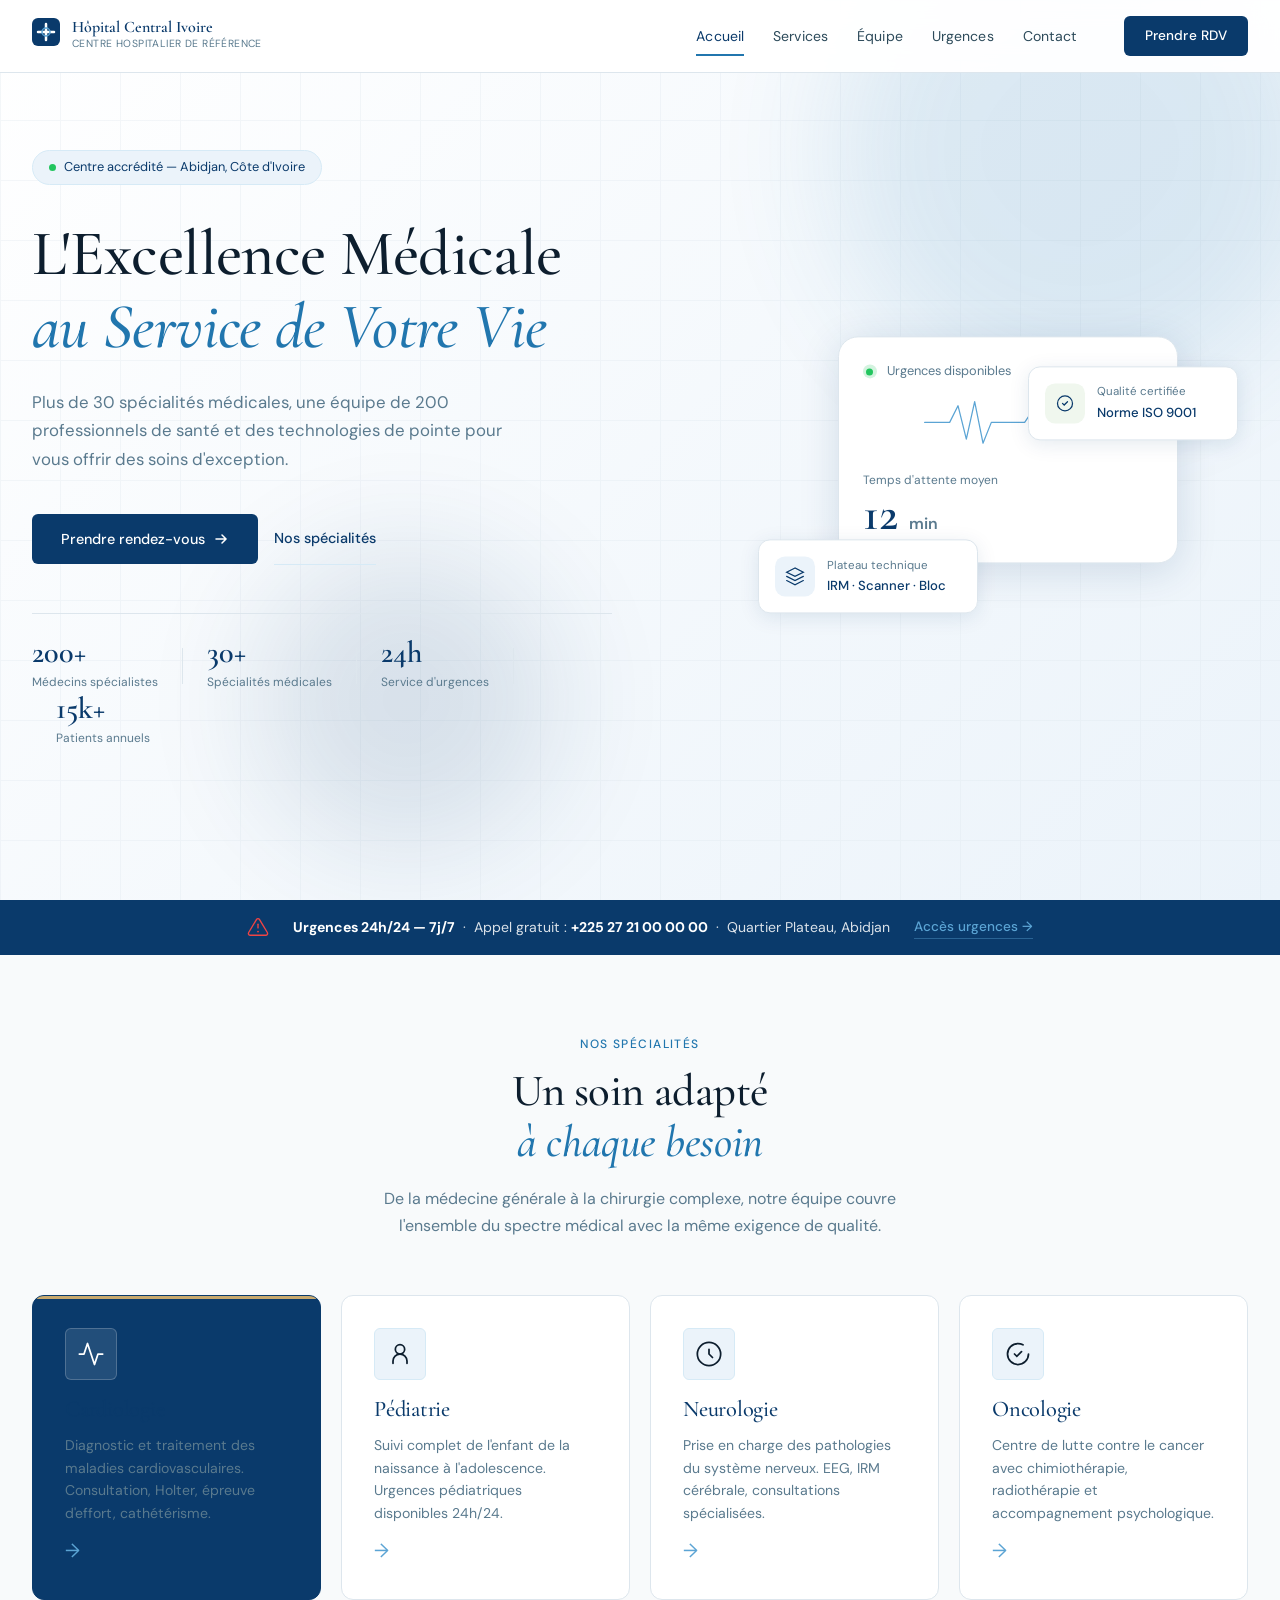
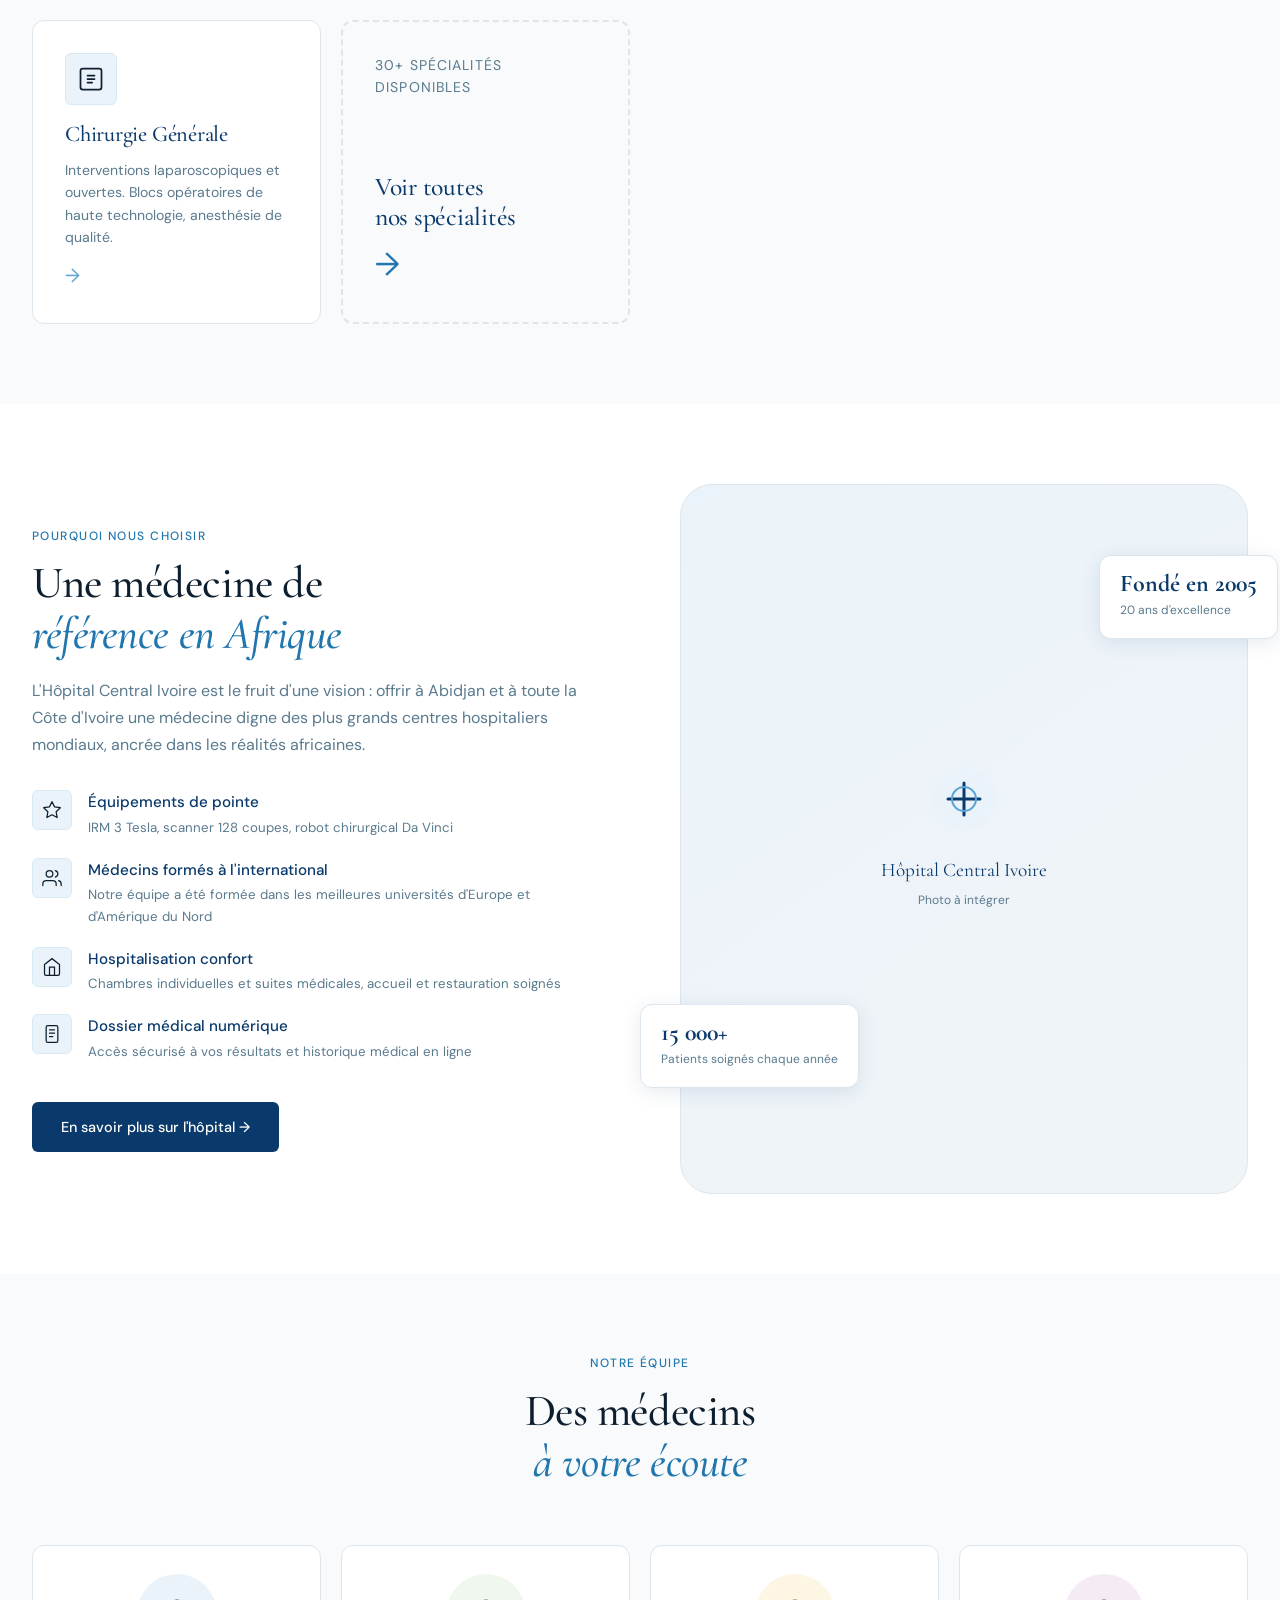
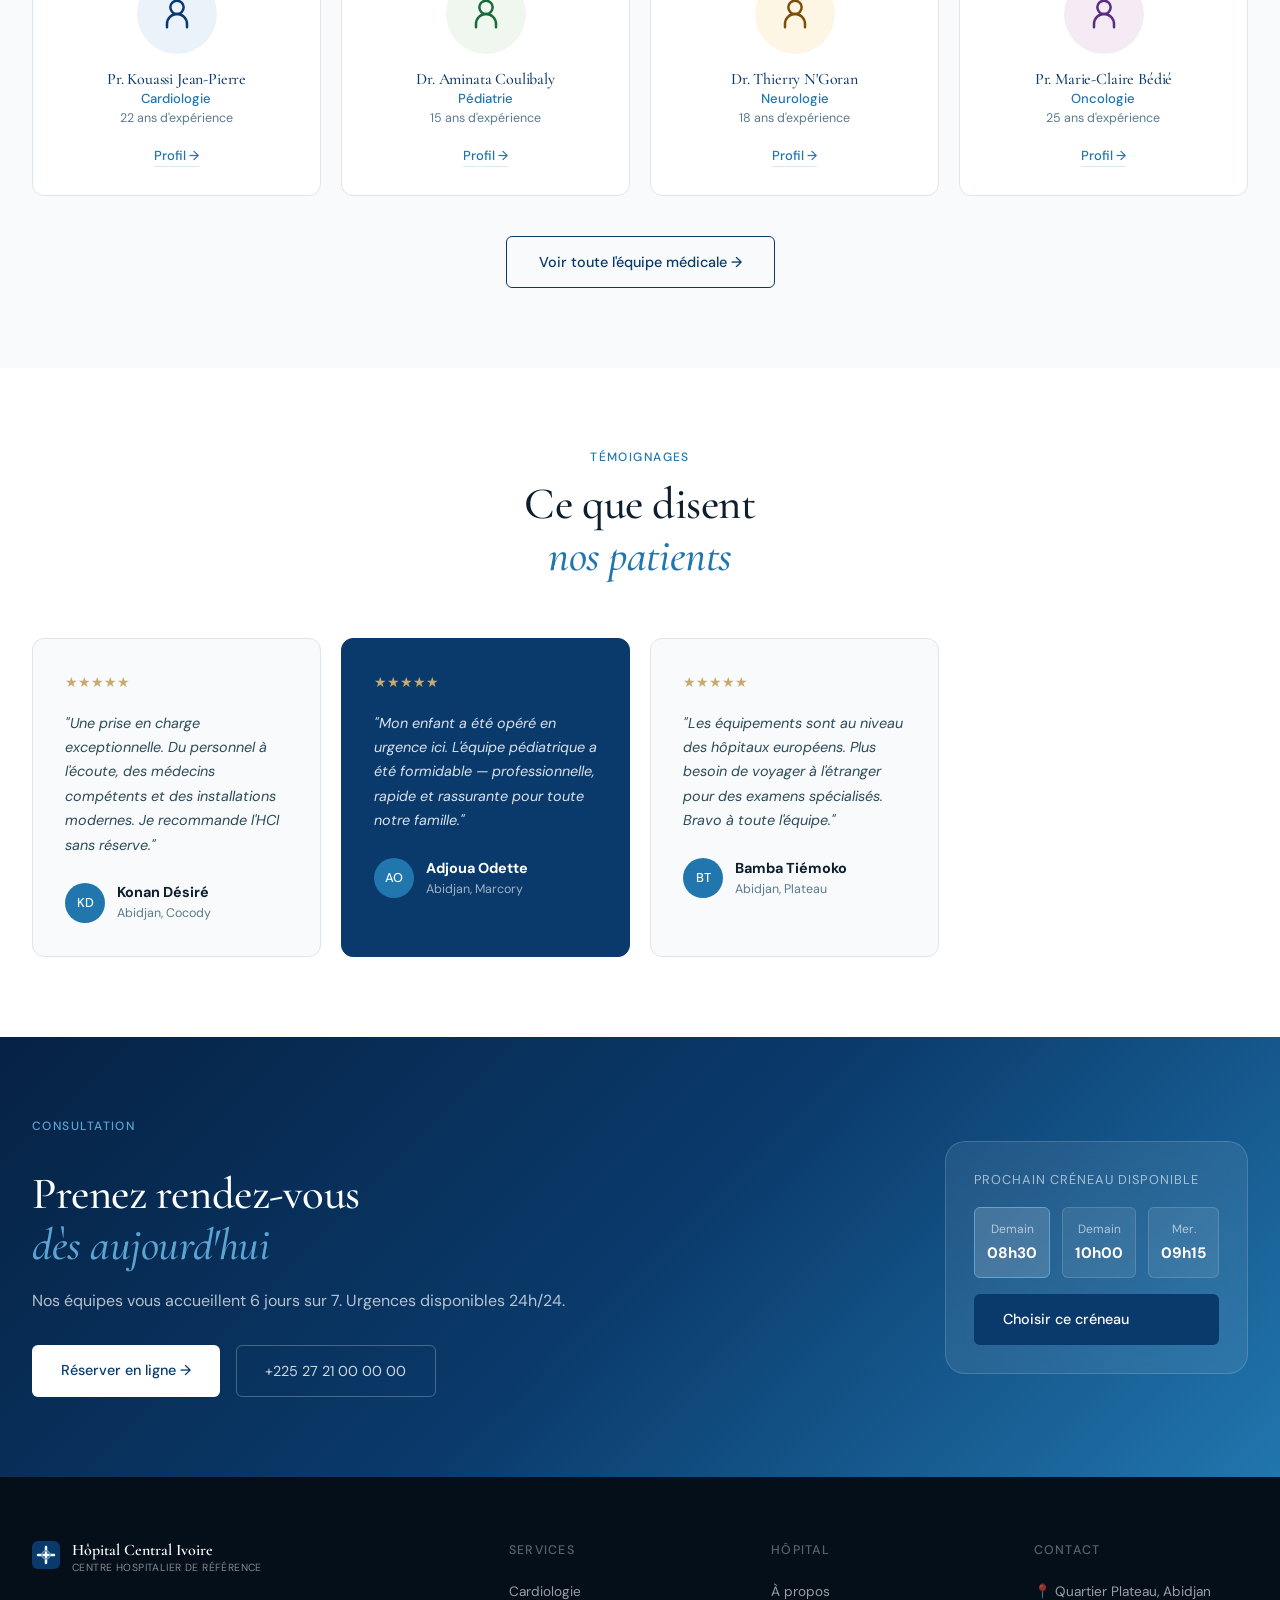
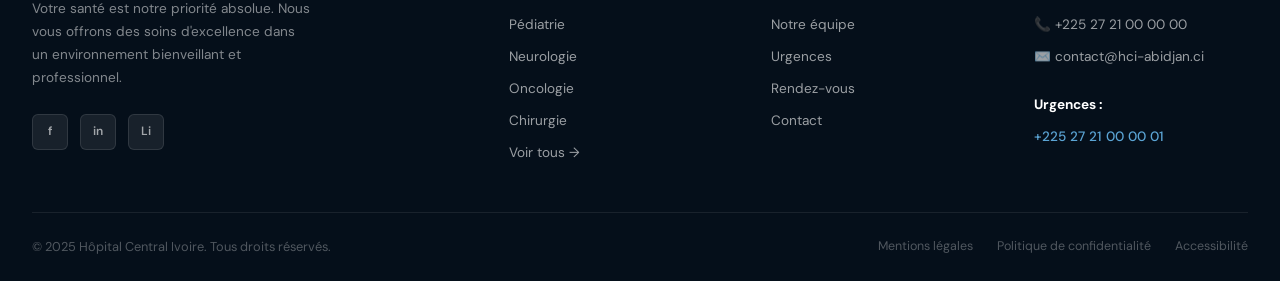
<file: index.html>
<!DOCTYPE html>
<html lang="fr">
<head>
  <meta charset="UTF-8" />
  <meta name="viewport" content="width=device-width, initial-scale=1.0" />
  <title>Hôpital Central Ivoire — Excellence Médicale</title>
  <meta name="description" content="Hôpital Central Ivoire — Centre hospitalier de référence à Abidjan. Soins d'excellence, équipe médicale spécialisée, technologies de pointe." />
  <link rel="preconnect" href="https://fonts.googleapis.com">
  <link rel="preconnect" href="https://fonts.gstatic.com" crossorigin>
  <link href="https://fonts.googleapis.com/css2?family=Cormorant+Garamond:ital,wght@0,300;0,400;0,500;0,600;1,300;1,400&family=DM+Sans:wght@300;400;500&display=swap" rel="stylesheet">
  <link rel="stylesheet" href="css/main.css" />
</head>
<body>

  <!-- NAV -->
  <nav class="navbar" id="navbar">
    <div class="nav-inner">
      <a href="index.html" class="logo">
        <div class="logo-mark">
          <svg width="28" height="28" viewBox="0 0 28 28" fill="none">
            <rect width="28" height="28" rx="6" fill="#0A3A6B"/>
            <path d="M14 6v16M6 14h16" stroke="#fff" stroke-width="2.5" stroke-linecap="round"/>
            <circle cx="14" cy="14" r="4" fill="none" stroke="#5BA4D4" stroke-width="1.5"/>
          </svg>
        </div>
        <div class="logo-text">
          <span class="logo-name">Hôpital Central Ivoire</span>
          <span class="logo-tag">Centre Hospitalier de Référence</span>
        </div>
      </a>
      <ul class="nav-links">
        <li><a href="index.html" class="active">Accueil</a></li>
        <li><a href="pages/services.html">Services</a></li>
        <li><a href="pages/medecins.html">Équipe</a></li>
        <li><a href="pages/urgences.html">Urgences</a></li>
        <li><a href="pages/contact.html">Contact</a></li>
      </ul>
      <a href="pages/rendez-vous.html" class="btn-rdv">Prendre RDV</a>
      <button class="nav-toggle" id="navToggle" aria-label="Menu">
        <span></span><span></span><span></span>
      </button>
    </div>
  </nav>

  <!-- HERO -->
  <section class="hero">
    <div class="hero-bg">
      <div class="hero-grid"></div>
      <div class="hero-orb hero-orb-1"></div>
      <div class="hero-orb hero-orb-2"></div>
    </div>
    <div class="hero-content">
      <div class="hero-badge">
        <span class="badge-dot"></span>
        Centre accrédité — Abidjan, Côte d'Ivoire
      </div>
      <h1 class="hero-title">
        L'Excellence Médicale<br/>
        <em>au Service de Votre Vie</em>
      </h1>
      <p class="hero-subtitle">
        Plus de 30 spécialités médicales, une équipe de 200 professionnels de santé 
        et des technologies de pointe pour vous offrir des soins d'exception.
      </p>
      <div class="hero-actions">
        <a href="pages/rendez-vous.html" class="btn-primary">
          Prendre rendez-vous
          <svg width="16" height="16" viewBox="0 0 16 16" fill="none"><path d="M3 8h10M9 4l4 4-4 4" stroke="currentColor" stroke-width="1.5" stroke-linecap="round"/></svg>
        </a>
        <a href="pages/services.html" class="btn-ghost">Nos spécialités</a>
      </div>
      <div class="hero-stats">
        <div class="stat">
          <span class="stat-num">200+</span>
          <span class="stat-label">Médecins spécialistes</span>
        </div>
        <div class="stat-divider"></div>
        <div class="stat">
          <span class="stat-num">30+</span>
          <span class="stat-label">Spécialités médicales</span>
        </div>
        <div class="stat-divider"></div>
        <div class="stat">
          <span class="stat-num">24h</span>
          <span class="stat-label">Service d'urgences</span>
        </div>
        <div class="stat-divider"></div>
        <div class="stat">
          <span class="stat-num">15k+</span>
          <span class="stat-label">Patients annuels</span>
        </div>
      </div>
    </div>
    <div class="hero-visual">
      <div class="hero-card-main">
        <div class="hcard-header">
          <div class="pulse-ring">
            <div class="pulse-dot"></div>
          </div>
          <span>Urgences disponibles</span>
        </div>
        <div class="hcard-body">
          <div class="ecg-line">
            <svg viewBox="0 0 200 60" fill="none" xmlns="http://www.w3.org/2000/svg">
              <path d="M0 30 L30 30 L40 10 L50 50 L60 5 L70 55 L80 30 L120 30 L130 15 L140 45 L150 30 L200 30" 
                stroke="#5BA4D4" stroke-width="1.5" stroke-linecap="round" stroke-linejoin="round"/>
            </svg>
          </div>
          <p class="hcard-info">Temps d'attente moyen</p>
          <p class="hcard-value">12 <span>min</span></p>
        </div>
      </div>
      <div class="hero-card-secondary card-float-1">
        <div class="mini-icon">
          <svg width="20" height="20" viewBox="0 0 24 24" fill="none"><path d="M12 2L2 7l10 5 10-5-10-5zM2 17l10 5 10-5M2 12l10 5 10-5" stroke="#0A3A6B" stroke-width="1.5" stroke-linecap="round"/></svg>
        </div>
        <div>
          <p class="mini-label">Plateau technique</p>
          <p class="mini-val">IRM · Scanner · Bloc</p>
        </div>
      </div>
      <div class="hero-card-secondary card-float-2">
        <div class="mini-icon mini-green">
          <svg width="20" height="20" viewBox="0 0 24 24" fill="none"><path d="M9 12l2 2 4-4" stroke="#0A3A6B" stroke-width="1.5" stroke-linecap="round"/><circle cx="12" cy="12" r="9" stroke="#0A3A6B" stroke-width="1.5"/></svg>
        </div>
        <div>
          <p class="mini-label">Qualité certifiée</p>
          <p class="mini-val">Norme ISO 9001</p>
        </div>
      </div>
    </div>
  </section>

  <!-- URGENCES BANNER -->
  <div class="urgences-banner">
    <div class="urg-inner">
      <div class="urg-icon">
        <svg width="22" height="22" viewBox="0 0 24 24" fill="none"><path d="M10.29 3.86L1.82 18a2 2 0 001.71 3h16.94a2 2 0 001.71-3L13.71 3.86a2 2 0 00-3.42 0z" stroke="currentColor" stroke-width="1.5"/><line x1="12" y1="9" x2="12" y2="13" stroke="currentColor" stroke-width="1.5" stroke-linecap="round"/><line x1="12" y1="17" x2="12.01" y2="17" stroke="currentColor" stroke-width="2" stroke-linecap="round"/></svg>
      </div>
      <p><strong>Urgences 24h/24 — 7j/7</strong> &nbsp;·&nbsp; Appel gratuit : <strong>+225 27 21 00 00 00</strong> &nbsp;·&nbsp; Quartier Plateau, Abidjan</p>
      <a href="pages/urgences.html" class="urg-link">Accès urgences →</a>
    </div>
  </div>

  <!-- SERVICES SECTION -->
  <section class="section services-section">
    <div class="container">
      <div class="section-header">
        <p class="section-label">Nos spécialités</p>
        <h2 class="section-title">Un soin adapté<br/><em>à chaque besoin</em></h2>
        <p class="section-desc">De la médecine générale à la chirurgie complexe, notre équipe couvre l'ensemble du spectre médical avec la même exigence de qualité.</p>
      </div>
      <div class="services-grid">
        <a href="pages/services.html" class="service-card service-card--featured">
          <div class="sc-icon">
            <svg width="28" height="28" viewBox="0 0 24 24" fill="none"><path d="M22 12h-4l-3 9L9 3l-3 9H2" stroke="currentColor" stroke-width="1.5" stroke-linecap="round" stroke-linejoin="round"/></svg>
          </div>
          <h3>Cardiologie</h3>
          <p>Diagnostic et traitement des maladies cardiovasculaires. Consultation, Holter, épreuve d'effort, cathétérisme.</p>
          <span class="sc-arrow">→</span>
        </a>
        <a href="pages/services.html" class="service-card">
          <div class="sc-icon">
            <svg width="28" height="28" viewBox="0 0 24 24" fill="none"><circle cx="12" cy="8" r="4" stroke="currentColor" stroke-width="1.5"/><path d="M6 20v-2a6 6 0 0112 0v2" stroke="currentColor" stroke-width="1.5" stroke-linecap="round"/></svg>
          </div>
          <h3>Pédiatrie</h3>
          <p>Suivi complet de l'enfant de la naissance à l'adolescence. Urgences pédiatriques disponibles 24h/24.</p>
          <span class="sc-arrow">→</span>
        </a>
        <a href="pages/services.html" class="service-card">
          <div class="sc-icon">
            <svg width="28" height="28" viewBox="0 0 24 24" fill="none"><path d="M12 2C6.5 2 2 6.5 2 12s4.5 10 10 10 10-4.5 10-10S17.5 2 12 2" stroke="currentColor" stroke-width="1.5"/><path d="M12 8v4l3 3" stroke="currentColor" stroke-width="1.5" stroke-linecap="round"/></svg>
          </div>
          <h3>Neurologie</h3>
          <p>Prise en charge des pathologies du système nerveux. EEG, IRM cérébrale, consultations spécialisées.</p>
          <span class="sc-arrow">→</span>
        </a>
        <a href="pages/services.html" class="service-card">
          <div class="sc-icon">
            <svg width="28" height="28" viewBox="0 0 24 24" fill="none"><path d="M9 12l2 2 4-4" stroke="currentColor" stroke-width="1.5" stroke-linecap="round"/><path d="M21 12c0 4.97-4.03 9-9 9s-9-4.03-9-9 4.03-9 9-9c1.54 0 2.99.39 4.25 1.07" stroke="currentColor" stroke-width="1.5" stroke-linecap="round"/></svg>
          </div>
          <h3>Oncologie</h3>
          <p>Centre de lutte contre le cancer avec chimiothérapie, radiothérapie et accompagnement psychologique.</p>
          <span class="sc-arrow">→</span>
        </a>
        <a href="pages/services.html" class="service-card">
          <div class="sc-icon">
            <svg width="28" height="28" viewBox="0 0 24 24" fill="none"><rect x="3" y="3" width="18" height="18" rx="2" stroke="currentColor" stroke-width="1.5"/><path d="M9 9h6M9 12h6M9 15h4" stroke="currentColor" stroke-width="1.5" stroke-linecap="round"/></svg>
          </div>
          <h3>Chirurgie Générale</h3>
          <p>Interventions laparoscopiques et ouvertes. Blocs opératoires de haute technologie, anesthésie de qualité.</p>
          <span class="sc-arrow">→</span>
        </a>
        <a href="pages/services.html" class="service-card service-card--more">
          <p>30+ spécialités disponibles</p>
          <h3>Voir toutes<br/>nos spécialités</h3>
          <span class="sc-arrow-big">→</span>
        </a>
      </div>
    </div>
  </section>

  <!-- POURQUOI NOUS -->
  <section class="section why-section">
    <div class="container why-inner">
      <div class="why-left">
        <p class="section-label">Pourquoi nous choisir</p>
        <h2 class="section-title">Une médecine de<br/><em>référence en Afrique</em></h2>
        <p class="why-text">L'Hôpital Central Ivoire est le fruit d'une vision : offrir à Abidjan et à toute la Côte d'Ivoire une médecine digne des plus grands centres hospitaliers mondiaux, ancrée dans les réalités africaines.</p>
        <div class="why-features">
          <div class="why-feat">
            <div class="wf-icon"><svg width="20" height="20" viewBox="0 0 24 24" fill="none"><path d="M12 2l3.09 6.26L22 9.27l-5 4.87 1.18 6.88L12 17.77l-6.18 3.25L7 14.14 2 9.27l6.91-1.01L12 2z" stroke="currentColor" stroke-width="1.5" stroke-linejoin="round"/></svg></div>
            <div><strong>Équipements de pointe</strong><p>IRM 3 Tesla, scanner 128 coupes, robot chirurgical Da Vinci</p></div>
          </div>
          <div class="why-feat">
            <div class="wf-icon"><svg width="20" height="20" viewBox="0 0 24 24" fill="none"><path d="M17 21v-2a4 4 0 00-4-4H5a4 4 0 00-4 4v2" stroke="currentColor" stroke-width="1.5" stroke-linecap="round"/><circle cx="9" cy="7" r="4" stroke="currentColor" stroke-width="1.5"/><path d="M23 21v-2a4 4 0 00-3-3.87M16 3.13a4 4 0 010 7.75" stroke="currentColor" stroke-width="1.5" stroke-linecap="round"/></svg></div>
            <div><strong>Médecins formés à l'international</strong><p>Notre équipe a été formée dans les meilleures universités d'Europe et d'Amérique du Nord</p></div>
          </div>
          <div class="why-feat">
            <div class="wf-icon"><svg width="20" height="20" viewBox="0 0 24 24" fill="none"><path d="M3 9l9-7 9 7v11a2 2 0 01-2 2H5a2 2 0 01-2-2z" stroke="currentColor" stroke-width="1.5"/><polyline points="9,22 9,12 15,12 15,22" stroke="currentColor" stroke-width="1.5"/></svg></div>
            <div><strong>Hospitalisation confort</strong><p>Chambres individuelles et suites médicales, accueil et restauration soignés</p></div>
          </div>
          <div class="why-feat">
            <div class="wf-icon"><svg width="20" height="20" viewBox="0 0 24 24" fill="none"><rect x="5" y="2" width="14" height="20" rx="2" stroke="currentColor" stroke-width="1.5"/><path d="M9 7h6M9 11h6M9 15h4" stroke="currentColor" stroke-width="1.5" stroke-linecap="round"/></svg></div>
            <div><strong>Dossier médical numérique</strong><p>Accès sécurisé à vos résultats et historique médical en ligne</p></div>
          </div>
        </div>
        <a href="pages/contact.html" class="btn-primary">En savoir plus sur l'hôpital →</a>
      </div>
      <div class="why-right">
        <div class="why-visual">
          <div class="why-img-placeholder">
            <div class="wip-inner">
              <svg width="64" height="64" viewBox="0 0 64 64" fill="none"><rect width="64" height="64" rx="32" fill="#EBF3FA"/><path d="M32 16v32M16 32h32" stroke="#0A3A6B" stroke-width="3" stroke-linecap="round"/><circle cx="32" cy="32" r="12" fill="none" stroke="#5BA4D4" stroke-width="2"/></svg>
              <p>Hôpital Central Ivoire</p>
              <span>Photo à intégrer</span>
            </div>
          </div>
          <div class="why-badge-float">
            <strong>15 000+</strong>
            <span>Patients soignés chaque année</span>
          </div>
          <div class="why-badge-float-2">
            <strong>Fondé en 2005</strong>
            <span>20 ans d'excellence</span>
          </div>
        </div>
      </div>
    </div>
  </section>

  <!-- MÉDECINS SECTION -->
  <section class="section doctors-section">
    <div class="container">
      <div class="section-header">
        <p class="section-label">Notre équipe</p>
        <h2 class="section-title">Des médecins<br/><em>à votre écoute</em></h2>
      </div>
      <div class="doctors-grid">
        <div class="doctor-card">
          <div class="doc-avatar" style="background: #EBF3FA;">
            <svg width="40" height="40" viewBox="0 0 24 24" fill="none"><circle cx="12" cy="8" r="4" stroke="#0A3A6B" stroke-width="1.5"/><path d="M6 20v-2a6 6 0 0112 0v2" stroke="#0A3A6B" stroke-width="1.5" stroke-linecap="round"/></svg>
          </div>
          <div class="doc-info">
            <h4>Pr. Kouassi Jean-Pierre</h4>
            <p class="doc-spec">Cardiologie</p>
            <p class="doc-exp">22 ans d'expérience</p>
          </div>
          <a href="pages/medecins.html" class="doc-link">Profil →</a>
        </div>
        <div class="doctor-card">
          <div class="doc-avatar" style="background: #F0F7EE;">
            <svg width="40" height="40" viewBox="0 0 24 24" fill="none"><circle cx="12" cy="8" r="4" stroke="#1A6B3A" stroke-width="1.5"/><path d="M6 20v-2a6 6 0 0112 0v2" stroke="#1A6B3A" stroke-width="1.5" stroke-linecap="round"/></svg>
          </div>
          <div class="doc-info">
            <h4>Dr. Aminata Coulibaly</h4>
            <p class="doc-spec">Pédiatrie</p>
            <p class="doc-exp">15 ans d'expérience</p>
          </div>
          <a href="pages/medecins.html" class="doc-link">Profil →</a>
        </div>
        <div class="doctor-card">
          <div class="doc-avatar" style="background: #FEF6E4;">
            <svg width="40" height="40" viewBox="0 0 24 24" fill="none"><circle cx="12" cy="8" r="4" stroke="#7A4F0A" stroke-width="1.5"/><path d="M6 20v-2a6 6 0 0112 0v2" stroke="#7A4F0A" stroke-width="1.5" stroke-linecap="round"/></svg>
          </div>
          <div class="doc-info">
            <h4>Dr. Thierry N'Goran</h4>
            <p class="doc-spec">Neurologie</p>
            <p class="doc-exp">18 ans d'expérience</p>
          </div>
          <a href="pages/medecins.html" class="doc-link">Profil →</a>
        </div>
        <div class="doctor-card">
          <div class="doc-avatar" style="background: #F5EBF5;">
            <svg width="40" height="40" viewBox="0 0 24 24" fill="none"><circle cx="12" cy="8" r="4" stroke="#5A2D82" stroke-width="1.5"/><path d="M6 20v-2a6 6 0 0112 0v2" stroke="#5A2D82" stroke-width="1.5" stroke-linecap="round"/></svg>
          </div>
          <div class="doc-info">
            <h4>Pr. Marie-Claire Bédié</h4>
            <p class="doc-spec">Oncologie</p>
            <p class="doc-exp">25 ans d'expérience</p>
          </div>
          <a href="pages/medecins.html" class="doc-link">Profil →</a>
        </div>
      </div>
      <div class="see-all-wrap">
        <a href="pages/medecins.html" class="btn-outline">Voir toute l'équipe médicale →</a>
      </div>
    </div>
  </section>

  <!-- TÉMOIGNAGES -->
  <section class="section testimonials-section">
    <div class="container">
      <div class="section-header">
        <p class="section-label">Témoignages</p>
        <h2 class="section-title">Ce que disent<br/><em>nos patients</em></h2>
      </div>
      <div class="testi-grid">
        <div class="testi-card">
          <div class="testi-stars">★★★★★</div>
          <p class="testi-text">"Une prise en charge exceptionnelle. Du personnel à l'écoute, des médecins compétents et des installations modernes. Je recommande l'HCI sans réserve."</p>
          <div class="testi-author">
            <div class="testi-avatar">KD</div>
            <div><strong>Konan Désiré</strong><p>Abidjan, Cocody</p></div>
          </div>
        </div>
        <div class="testi-card testi-card--accent">
          <div class="testi-stars">★★★★★</div>
          <p class="testi-text">"Mon enfant a été opéré en urgence ici. L'équipe pédiatrique a été formidable — professionnelle, rapide et rassurante pour toute notre famille."</p>
          <div class="testi-author">
            <div class="testi-avatar">AO</div>
            <div><strong>Adjoua Odette</strong><p>Abidjan, Marcory</p></div>
          </div>
        </div>
        <div class="testi-card">
          <div class="testi-stars">★★★★★</div>
          <p class="testi-text">"Les équipements sont au niveau des hôpitaux européens. Plus besoin de voyager à l'étranger pour des examens spécialisés. Bravo à toute l'équipe."</p>
          <div class="testi-author">
            <div class="testi-avatar">BT</div>
            <div><strong>Bamba Tiémoko</strong><p>Abidjan, Plateau</p></div>
          </div>
        </div>
      </div>
    </div>
  </section>

  <!-- CTA RDV -->
  <section class="cta-section">
    <div class="cta-inner">
      <div class="cta-content">
        <p class="section-label light">Consultation</p>
        <h2>Prenez rendez-vous<br/><em>dès aujourd'hui</em></h2>
        <p>Nos équipes vous accueillent 6 jours sur 7. Urgences disponibles 24h/24.</p>
        <div class="cta-actions">
          <a href="pages/rendez-vous.html" class="btn-white">Réserver en ligne →</a>
          <a href="tel:+2252721000000" class="btn-ghost-white">+225 27 21 00 00 00</a>
        </div>
      </div>
      <div class="cta-visual">
        <div class="cta-card">
          <p class="cta-card-title">Prochain créneau disponible</p>
          <div class="cta-slots">
            <div class="slot slot--active">Demain<br/><strong>08h30</strong></div>
            <div class="slot">Demain<br/><strong>10h00</strong></div>
            <div class="slot">Mer.<br/><strong>09h15</strong></div>
          </div>
          <a href="pages/rendez-vous.html" class="btn-primary" style="width:100%;text-align:center;margin-top:1rem;">Choisir ce créneau</a>
        </div>
      </div>
    </div>
  </section>

  <!-- FOOTER -->
  <footer class="footer">
    <div class="footer-inner">
      <div class="footer-brand">
        <div class="logo">
          <div class="logo-mark">
            <svg width="28" height="28" viewBox="0 0 28 28" fill="none">
              <rect width="28" height="28" rx="6" fill="#0A3A6B"/>
              <path d="M14 6v16M6 14h16" stroke="#fff" stroke-width="2.5" stroke-linecap="round"/>
              <circle cx="14" cy="14" r="4" fill="none" stroke="#5BA4D4" stroke-width="1.5"/>
            </svg>
          </div>
          <div class="logo-text">
            <span class="logo-name" style="color:#fff;">Hôpital Central Ivoire</span>
            <span class="logo-tag" style="color:rgba(255,255,255,0.5)">Centre Hospitalier de Référence</span>
          </div>
        </div>
        <p class="footer-desc">Votre santé est notre priorité absolue. Nous vous offrons des soins d'excellence dans un environnement bienveillant et professionnel.</p>
        <div class="footer-socials">
          <a href="#" aria-label="Facebook">f</a>
          <a href="#" aria-label="Instagram">in</a>
          <a href="#" aria-label="LinkedIn">Li</a>
        </div>
      </div>
      <div class="footer-col">
        <h5>Services</h5>
        <ul>
          <li><a href="pages/services.html">Cardiologie</a></li>
          <li><a href="pages/services.html">Pédiatrie</a></li>
          <li><a href="pages/services.html">Neurologie</a></li>
          <li><a href="pages/services.html">Oncologie</a></li>
          <li><a href="pages/services.html">Chirurgie</a></li>
          <li><a href="pages/services.html">Voir tous →</a></li>
        </ul>
      </div>
      <div class="footer-col">
        <h5>Hôpital</h5>
        <ul>
          <li><a href="#">À propos</a></li>
          <li><a href="pages/medecins.html">Notre équipe</a></li>
          <li><a href="pages/urgences.html">Urgences</a></li>
          <li><a href="pages/rendez-vous.html">Rendez-vous</a></li>
          <li><a href="pages/contact.html">Contact</a></li>
        </ul>
      </div>
      <div class="footer-col">
        <h5>Contact</h5>
        <ul>
          <li>📍 Quartier Plateau, Abidjan</li>
          <li>📞 +225 27 21 00 00 00</li>
          <li>✉️ contact@hci-abidjan.ci</li>
          <li style="margin-top:1rem;"><strong style="color:#fff">Urgences :</strong></li>
          <li style="color:#5BA4D4;font-weight:500;">+225 27 21 00 00 01</li>
        </ul>
      </div>
    </div>
    <div class="footer-bottom">
      <p>© 2025 Hôpital Central Ivoire. Tous droits réservés.</p>
      <div class="footer-bottom-links">
        <a href="#">Mentions légales</a>
        <a href="#">Politique de confidentialité</a>
        <a href="#">Accessibilité</a>
      </div>
    </div>
  </footer>

  <script src="js/main.js"></script>
</body>
</html>
</file>
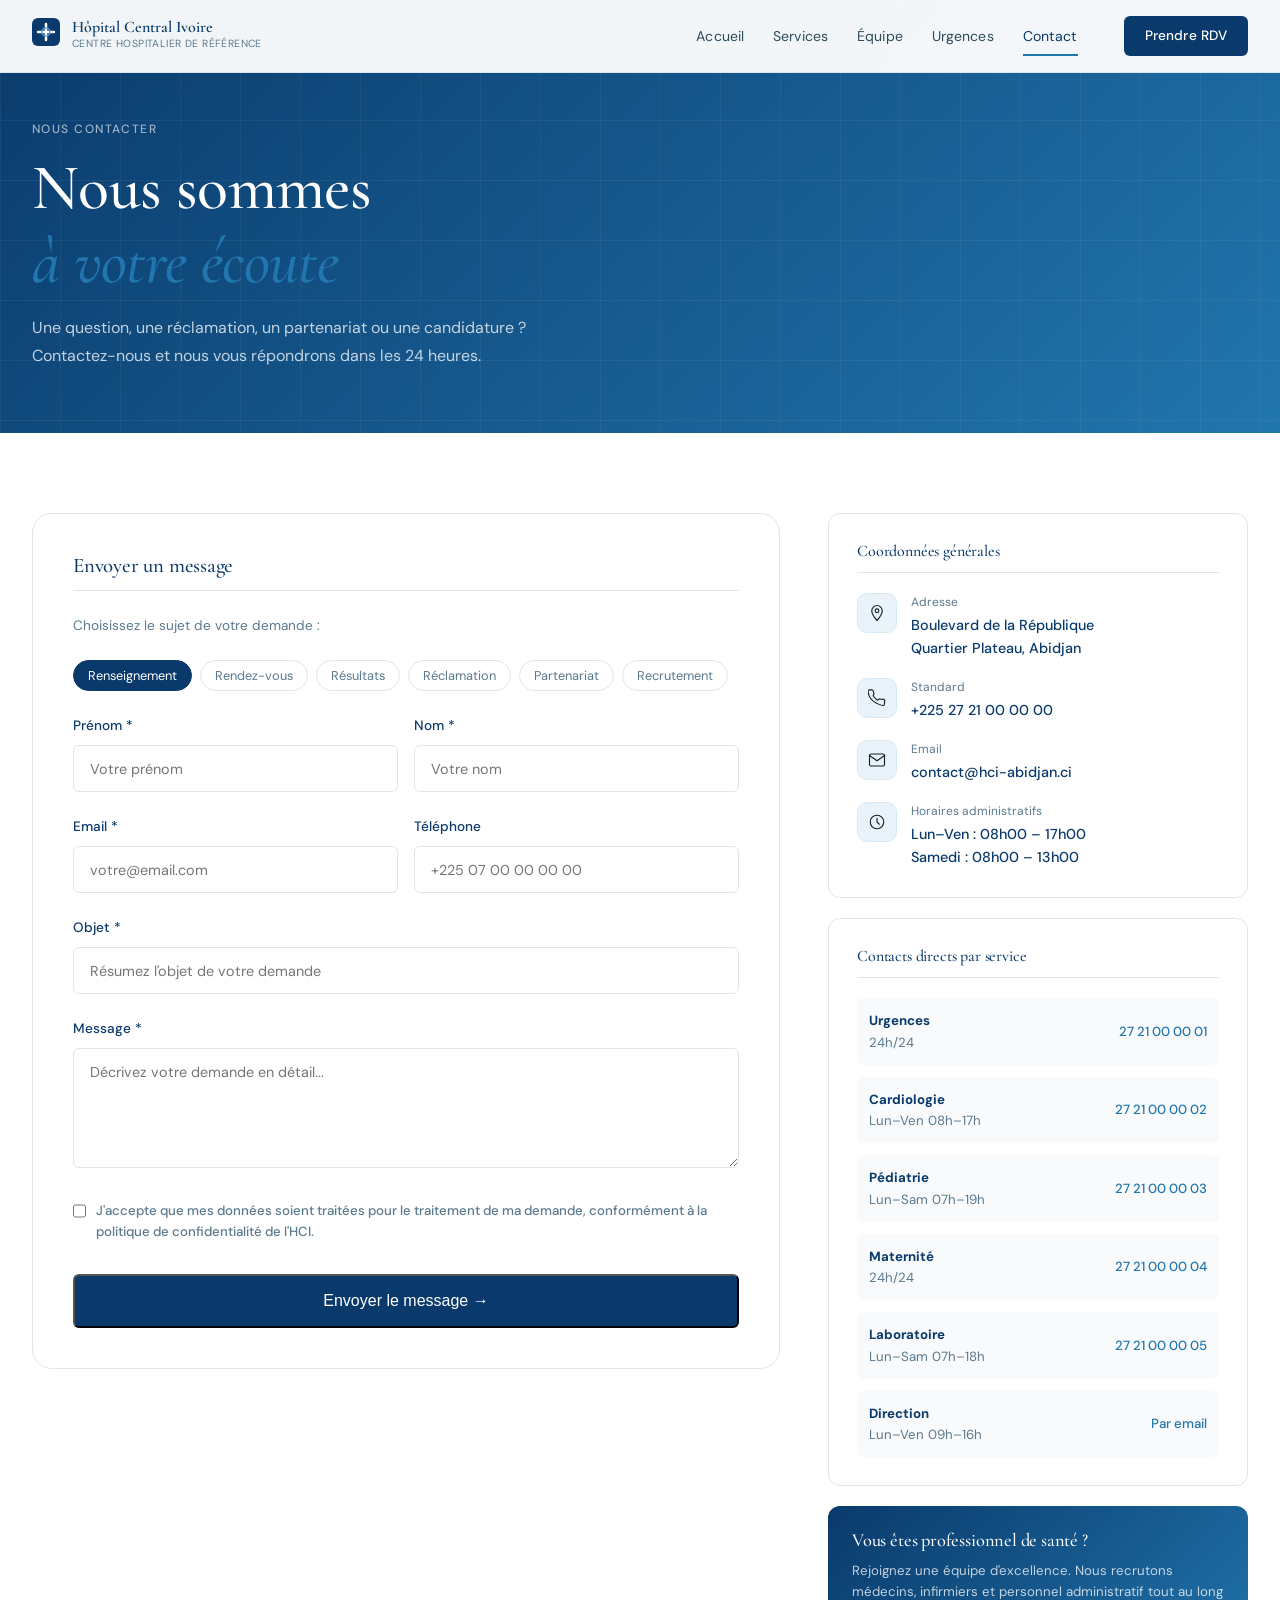
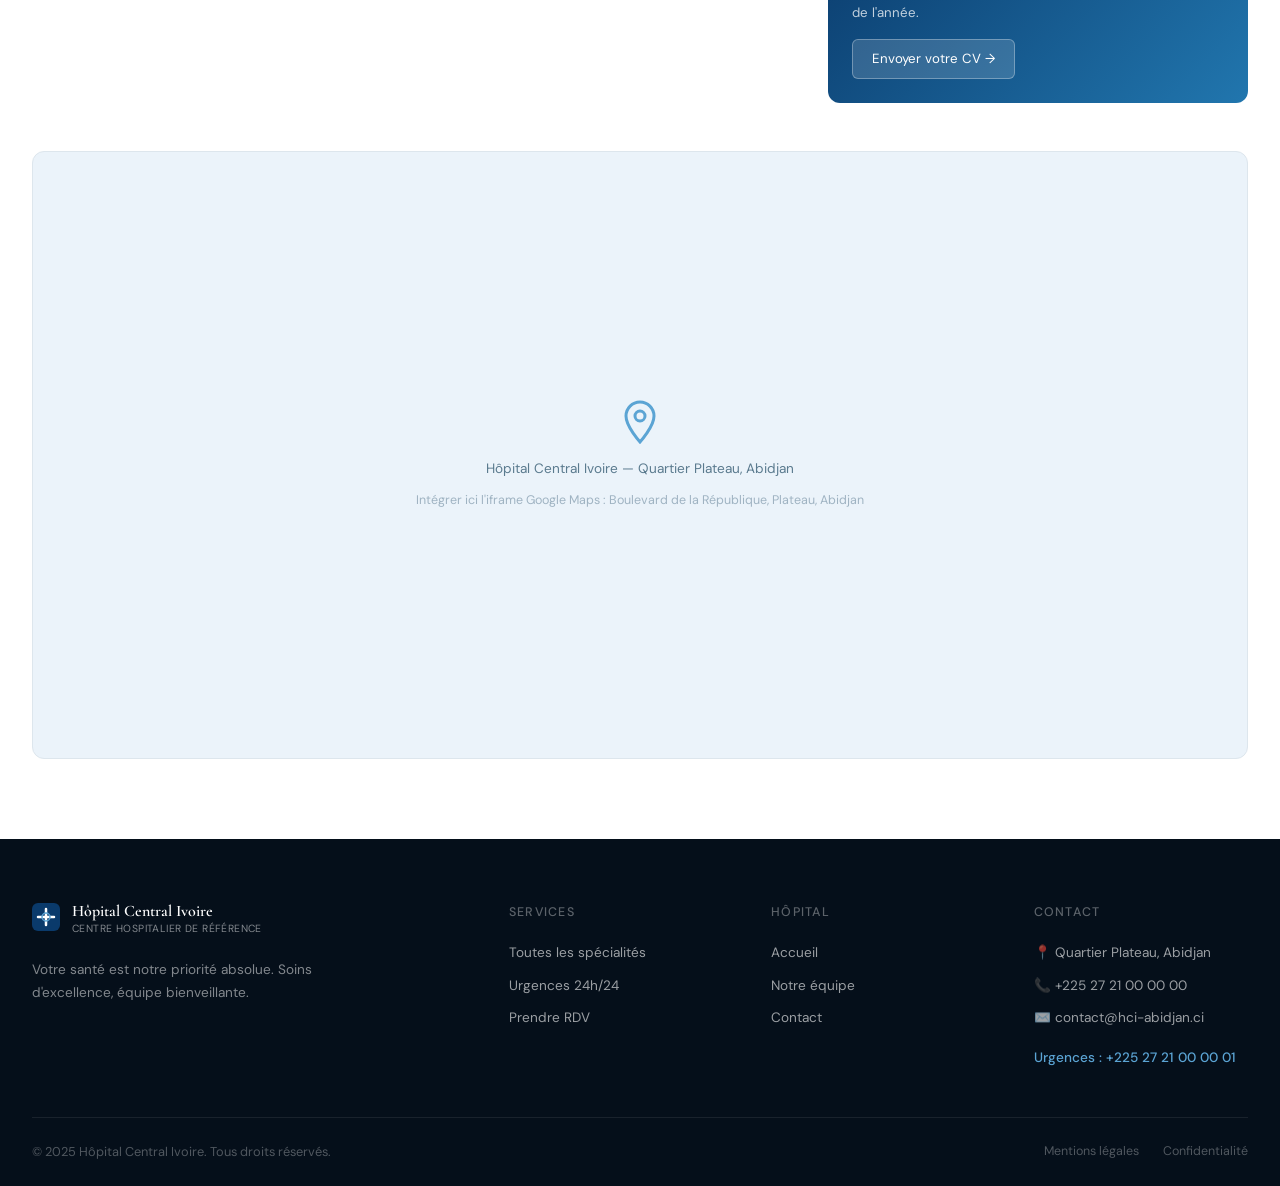
<file: pages/contact.html>
<!DOCTYPE html>
<html lang="fr">
<head>
  <meta charset="UTF-8"/>
  <meta name="viewport" content="width=device-width, initial-scale=1.0"/>
  <title>Contact — Hôpital Central Ivoire</title>
  <link rel="preconnect" href="https://fonts.googleapis.com">
  <link rel="preconnect" href="https://fonts.gstatic.com" crossorigin>
  <link href="https://fonts.googleapis.com/css2?family=Cormorant+Garamond:ital,wght@0,300;0,400;0,500;0,600;1,300;1,400&family=DM+Sans:wght@300;400;500&display=swap" rel="stylesheet">
  <link rel="stylesheet" href="../css/main.css"/>
  <style>
    .contact-layout {
      display: grid;
      grid-template-columns: 1fr 420px;
      gap: 3rem; align-items: start;
    }
    @media(max-width:960px) { .contact-layout { grid-template-columns: 1fr; } }
    .contact-form-card {
      background: var(--white); border: 1px solid var(--gray-200);
      border-radius: var(--radius-lg); padding: 2.5rem;
    }
    .contact-sidebar { display: flex; flex-direction: column; gap: 1.25rem; }
    .contact-info-card {
      background: var(--white); border: 1px solid var(--gray-200);
      border-radius: var(--radius-md); padding: 1.75rem;
    }
    .contact-info-card h4 {
      font-size: 1rem; color: var(--navy);
      margin-bottom: 1.25rem; padding-bottom: 0.75rem;
      border-bottom: 1px solid var(--gray-200);
    }
    .contact-row {
      display: flex; gap: 14px; align-items: flex-start;
      margin-bottom: 1.1rem;
    }
    .contact-row:last-child { margin-bottom: 0; }
    .c-icon {
      width: 40px; height: 40px; border-radius: 10px;
      background: var(--blue-ghost); border: 1px solid var(--blue-pale);
      display: flex; align-items: center; justify-content: center;
      flex-shrink: 0;
    }
    .c-icon svg { stroke: var(--navy); }
    .c-label { font-size: 0.75rem; color: var(--text-muted); margin-bottom: 2px; }
    .c-val { font-size: 0.9rem; color: var(--navy); font-weight: 500; }
    .c-val a { color: var(--navy); transition: color var(--transition); }
    .c-val a:hover { color: var(--blue); }
    .dept-contacts { display: flex; flex-direction: column; gap: 0.75rem; }
    .dept-contact {
      display: flex; justify-content: space-between; align-items: center;
      padding: 0.75rem; background: var(--off-white);
      border-radius: var(--radius-sm); font-size: 0.83rem;
    }
    .dept-contact span { color: var(--text-muted); }
    .dept-contact strong { color: var(--navy); }
    .dept-contact a { color: var(--blue); font-weight: 500; }
    .map-embed {
      aspect-ratio: 16/8; border-radius: var(--radius-md);
      background: var(--blue-ghost); border: 1px solid var(--gray-200);
      display: flex; align-items: center; justify-content: center;
      flex-direction: column; gap: 0.75rem;
      color: var(--text-muted); font-size: 0.85rem;
    }
    .map-embed svg { stroke: var(--blue-light); }
    .subject-chips { display: flex; flex-wrap: wrap; gap: 0.5rem; margin-bottom: 1.5rem; }
    .chip {
      padding: 6px 14px; border-radius: 100px;
      border: 1.5px solid var(--gray-200); background: transparent;
      font-family: 'DM Sans', sans-serif; font-size: 0.8rem;
      color: var(--text-muted); cursor: pointer;
      transition: all var(--transition);
    }
    .chip.selected, .chip:hover { background: var(--navy); color: #fff; border-color: var(--navy); }
    .form-section-title {
      font-family: 'Cormorant Garamond', serif;
      font-size: 1.3rem; color: var(--navy);
      margin-bottom: 1.5rem; padding-bottom: 0.75rem;
      border-bottom: 1px solid var(--gray-200);
    }
    .recrutement-banner {
      background: linear-gradient(135deg, var(--navy), var(--blue));
      border-radius: var(--radius-md); padding: 1.5rem;
      color: #fff;
    }
    .recrutement-banner h4 { color: #fff; margin-bottom: 0.5rem; }
    .recrutement-banner p { font-size: 0.83rem; color: rgba(255,255,255,0.75); margin-bottom: 1rem; }
    .recrutement-banner a {
      display: inline-block; background: rgba(255,255,255,0.15);
      border: 1px solid rgba(255,255,255,0.3); color: #fff;
      padding: 0.5rem 1.2rem; border-radius: var(--radius-sm);
      font-size: 0.83rem; transition: background var(--transition);
    }
    .recrutement-banner a:hover { background: rgba(255,255,255,0.25); }
  </style>
</head>
<body>
  <nav class="navbar" id="navbar">
    <div class="nav-inner">
      <a href="../index.html" class="logo">
        <div class="logo-mark">
          <svg width="28" height="28" viewBox="0 0 28 28" fill="none">
            <rect width="28" height="28" rx="6" fill="#0A3A6B"/>
            <path d="M14 6v16M6 14h16" stroke="#fff" stroke-width="2.5" stroke-linecap="round"/>
            <circle cx="14" cy="14" r="4" fill="none" stroke="#5BA4D4" stroke-width="1.5"/>
          </svg>
        </div>
        <div class="logo-text">
          <span class="logo-name">Hôpital Central Ivoire</span>
          <span class="logo-tag">Centre Hospitalier de Référence</span>
        </div>
      </a>
      <ul class="nav-links">
        <li><a href="../index.html">Accueil</a></li>
        <li><a href="services.html">Services</a></li>
        <li><a href="medecins.html">Équipe</a></li>
        <li><a href="urgences.html">Urgences</a></li>
        <li><a href="contact.html" class="active">Contact</a></li>
      </ul>
      <a href="rendez-vous.html" class="btn-rdv">Prendre RDV</a>
      <button class="nav-toggle" id="navToggle" aria-label="Menu">
        <span></span><span></span><span></span>
      </button>
    </div>
  </nav>

  <section class="page-hero">
    <div class="page-hero-inner">
      <p class="section-label">Nous contacter</p>
      <h1>Nous sommes<br/><em>à votre écoute</em></h1>
      <p class="hero-sub">Une question, une réclamation, un partenariat ou une candidature ? Contactez-nous et nous vous répondrons dans les 24 heures.</p>
    </div>
  </section>

  <section class="section">
    <div class="container">
      <div class="contact-layout">
        <!-- FORMULAIRE -->
        <div class="contact-form-card fade-in">
          <h3 class="form-section-title">Envoyer un message</h3>
          <p style="font-size:0.85rem;color:var(--text-muted);margin-bottom:1.5rem">Choisissez le sujet de votre demande :</p>
          <div class="subject-chips">
            <button class="chip selected" type="button">Renseignement</button>
            <button class="chip" type="button">Rendez-vous</button>
            <button class="chip" type="button">Résultats</button>
            <button class="chip" type="button">Réclamation</button>
            <button class="chip" type="button">Partenariat</button>
            <button class="chip" type="button">Recrutement</button>
          </div>
          <form id="contactForm">
            <div class="form-row">
              <div class="form-group">
                <label for="prenom">Prénom *</label>
                <input type="text" id="prenom" placeholder="Votre prénom" required/>
              </div>
              <div class="form-group">
                <label for="nom">Nom *</label>
                <input type="text" id="nom" placeholder="Votre nom" required/>
              </div>
            </div>
            <div class="form-row">
              <div class="form-group">
                <label for="email">Email *</label>
                <input type="email" id="email" placeholder="votre@email.com" required/>
              </div>
              <div class="form-group">
                <label for="tel">Téléphone</label>
                <input type="tel" id="tel" placeholder="+225 07 00 00 00 00"/>
              </div>
            </div>
            <div class="form-group">
              <label for="objet">Objet *</label>
              <input type="text" id="objet" placeholder="Résumez l'objet de votre demande" required/>
            </div>
            <div class="form-group">
              <label for="message">Message *</label>
              <textarea id="message" placeholder="Décrivez votre demande en détail..." required></textarea>
            </div>
            <div class="form-group">
              <div style="display:flex;align-items:flex-start;gap:10px">
                <input type="checkbox" id="accept" required style="margin-top:3px;accent-color:var(--navy);width:16px;height:16px;"/>
                <label for="accept" style="font-size:0.83rem;color:var(--text-muted);cursor:pointer">J'accepte que mes données soient traitées pour le traitement de ma demande, conformément à la politique de confidentialité de l'HCI.</label>
              </div>
            </div>
            <button type="submit" class="btn-primary" style="width:100%;justify-content:center;font-size:1rem;padding:1rem">
              Envoyer le message →
            </button>
          </form>
        </div>

        <!-- SIDEBAR -->
        <div class="contact-sidebar">
          <!-- Coordonnées principales -->
          <div class="contact-info-card fade-in">
            <h4>Coordonnées générales</h4>
            <div class="contact-row">
              <div class="c-icon"><svg width="18" height="18" viewBox="0 0 24 24" fill="none"><path d="M12 2C8.13 2 5 5.13 5 9c0 5.25 7 13 7 13s7-7.75 7-13c0-3.87-3.13-7-7-7z" stroke="currentColor" stroke-width="1.5"/><circle cx="12" cy="9" r="2.5" stroke="currentColor" stroke-width="1.5"/></svg></div>
              <div>
                <p class="c-label">Adresse</p>
                <p class="c-val">Boulevard de la République<br/>Quartier Plateau, Abidjan</p>
              </div>
            </div>
            <div class="contact-row">
              <div class="c-icon"><svg width="18" height="18" viewBox="0 0 24 24" fill="none"><path d="M22 16.92v3a2 2 0 01-2.18 2 19.79 19.79 0 01-8.63-3.07A19.5 19.5 0 013.07 12 19.79 19.79 0 01.1 3.38 2 2 0 012.07 1.22h3a2 2 0 012 1.72c.127.96.361 1.903.7 2.81a2 2 0 01-.45 2.11L6.91 8.96a16 16 0 006.13 6.13l1.27-1.27a2 2 0 012.11-.45c.907.339 1.85.573 2.81.7A2 2 0 0122 16.92z" stroke="currentColor" stroke-width="1.5"/></svg></div>
              <div>
                <p class="c-label">Standard</p>
                <p class="c-val"><a href="tel:+2252721000000">+225 27 21 00 00 00</a></p>
              </div>
            </div>
            <div class="contact-row">
              <div class="c-icon"><svg width="18" height="18" viewBox="0 0 24 24" fill="none"><path d="M4 4h16c1.1 0 2 .9 2 2v12c0 1.1-.9 2-2 2H4c-1.1 0-2-.9-2-2V6c0-1.1.9-2 2-2z" stroke="currentColor" stroke-width="1.5"/><polyline points="22,6 12,13 2,6" stroke="currentColor" stroke-width="1.5"/></svg></div>
              <div>
                <p class="c-label">Email</p>
                <p class="c-val"><a href="mailto:contact@hci-abidjan.ci">contact@hci-abidjan.ci</a></p>
              </div>
            </div>
            <div class="contact-row">
              <div class="c-icon"><svg width="18" height="18" viewBox="0 0 24 24" fill="none"><circle cx="12" cy="12" r="9" stroke="currentColor" stroke-width="1.5"/><path d="M12 7v5l3 3" stroke="currentColor" stroke-width="1.5" stroke-linecap="round"/></svg></div>
              <div>
                <p class="c-label">Horaires administratifs</p>
                <p class="c-val">Lun–Ven : 08h00 – 17h00<br/>Samedi : 08h00 – 13h00</p>
              </div>
            </div>
          </div>

          <!-- Contacts par département -->
          <div class="contact-info-card fade-in">
            <h4>Contacts directs par service</h4>
            <div class="dept-contacts">
              <div class="dept-contact">
                <div><strong>Urgences</strong><br/><span>24h/24</span></div>
                <a href="tel:+2252721000001">27 21 00 00 01</a>
              </div>
              <div class="dept-contact">
                <div><strong>Cardiologie</strong><br/><span>Lun–Ven 08h–17h</span></div>
                <a href="tel:+2252721000002">27 21 00 00 02</a>
              </div>
              <div class="dept-contact">
                <div><strong>Pédiatrie</strong><br/><span>Lun–Sam 07h–19h</span></div>
                <a href="tel:+2252721000003">27 21 00 00 03</a>
              </div>
              <div class="dept-contact">
                <div><strong>Maternité</strong><br/><span>24h/24</span></div>
                <a href="tel:+2252721000004">27 21 00 00 04</a>
              </div>
              <div class="dept-contact">
                <div><strong>Laboratoire</strong><br/><span>Lun–Sam 07h–18h</span></div>
                <a href="tel:+2252721000005">27 21 00 00 05</a>
              </div>
              <div class="dept-contact">
                <div><strong>Direction</strong><br/><span>Lun–Ven 09h–16h</span></div>
                <a href="mailto:direction@hci-abidjan.ci">Par email</a>
              </div>
            </div>
          </div>

          <!-- Recrutement -->
          <div class="recrutement-banner fade-in">
            <h4>Vous êtes professionnel de santé ?</h4>
            <p>Rejoignez une équipe d'excellence. Nous recrutons médecins, infirmiers et personnel administratif tout au long de l'année.</p>
            <a href="mailto:rh@hci-abidjan.ci">Envoyer votre CV →</a>
          </div>
        </div>
      </div>

      <!-- MAP -->
      <div class="map-embed fade-in" style="margin-top:3rem">
        <svg width="48" height="48" viewBox="0 0 24 24" fill="none"><path d="M12 2C8.13 2 5 5.13 5 9c0 5.25 7 13 7 13s7-7.75 7-13c0-3.87-3.13-7-7-7z" stroke-width="1.5"/><circle cx="12" cy="9" r="2.5" stroke-width="1.5"/></svg>
        <span>Hôpital Central Ivoire — Quartier Plateau, Abidjan</span>
        <span style="font-size:0.78rem;color:var(--gray-400)">Intégrer ici l'iframe Google Maps : Boulevard de la République, Plateau, Abidjan</span>
      </div>
    </div>
  </section>

  <footer class="footer">
    <div class="footer-inner">
      <div class="footer-brand">
        <div class="logo">
          <div class="logo-mark">
            <svg width="28" height="28" viewBox="0 0 28 28" fill="none">
              <rect width="28" height="28" rx="6" fill="#0A3A6B"/>
              <path d="M14 6v16M6 14h16" stroke="#fff" stroke-width="2.5" stroke-linecap="round"/>
              <circle cx="14" cy="14" r="4" fill="none" stroke="#5BA4D4" stroke-width="1.5"/>
            </svg>
          </div>
          <div class="logo-text">
            <span class="logo-name" style="color:#fff">Hôpital Central Ivoire</span>
            <span class="logo-tag" style="color:rgba(255,255,255,0.5)">Centre Hospitalier de Référence</span>
          </div>
        </div>
        <p class="footer-desc">Votre santé est notre priorité absolue. Soins d'excellence, équipe bienveillante.</p>
      </div>
      <div class="footer-col">
        <h5>Services</h5>
        <ul>
          <li><a href="services.html">Toutes les spécialités</a></li>
          <li><a href="urgences.html">Urgences 24h/24</a></li>
          <li><a href="rendez-vous.html">Prendre RDV</a></li>
        </ul>
      </div>
      <div class="footer-col">
        <h5>Hôpital</h5>
        <ul>
          <li><a href="../index.html">Accueil</a></li>
          <li><a href="medecins.html">Notre équipe</a></li>
          <li><a href="contact.html">Contact</a></li>
        </ul>
      </div>
      <div class="footer-col">
        <h5>Contact</h5>
        <ul>
          <li>📍 Quartier Plateau, Abidjan</li>
          <li>📞 +225 27 21 00 00 00</li>
          <li>✉️ contact@hci-abidjan.ci</li>
          <li style="color:#5BA4D4;font-weight:500;margin-top:.5rem">Urgences : +225 27 21 00 00 01</li>
        </ul>
      </div>
    </div>
    <div class="footer-bottom">
      <p>© 2025 Hôpital Central Ivoire. Tous droits réservés.</p>
      <div class="footer-bottom-links">
        <a href="#">Mentions légales</a>
        <a href="#">Confidentialité</a>
      </div>
    </div>
  </footer>

  <script src="../js/main.js"></script>
  <script>
    // Chips sujet
    document.querySelectorAll('.chip').forEach(chip => {
      chip.addEventListener('click', function() {
        document.querySelectorAll('.chip').forEach(c => c.classList.remove('selected'));
        this.classList.add('selected');
      });
    });
    // Form submit
    document.getElementById('contactForm').addEventListener('submit', function(e) {
      e.preventDefault();
      window.showToast('✅ Message envoyé ! Nous vous répondrons sous 24h.');
      this.reset();
      document.querySelectorAll('.chip').forEach(c => c.classList.remove('selected'));
      document.querySelector('.chip').classList.add('selected');
    });
  </script>
</body>
</html>
</file>
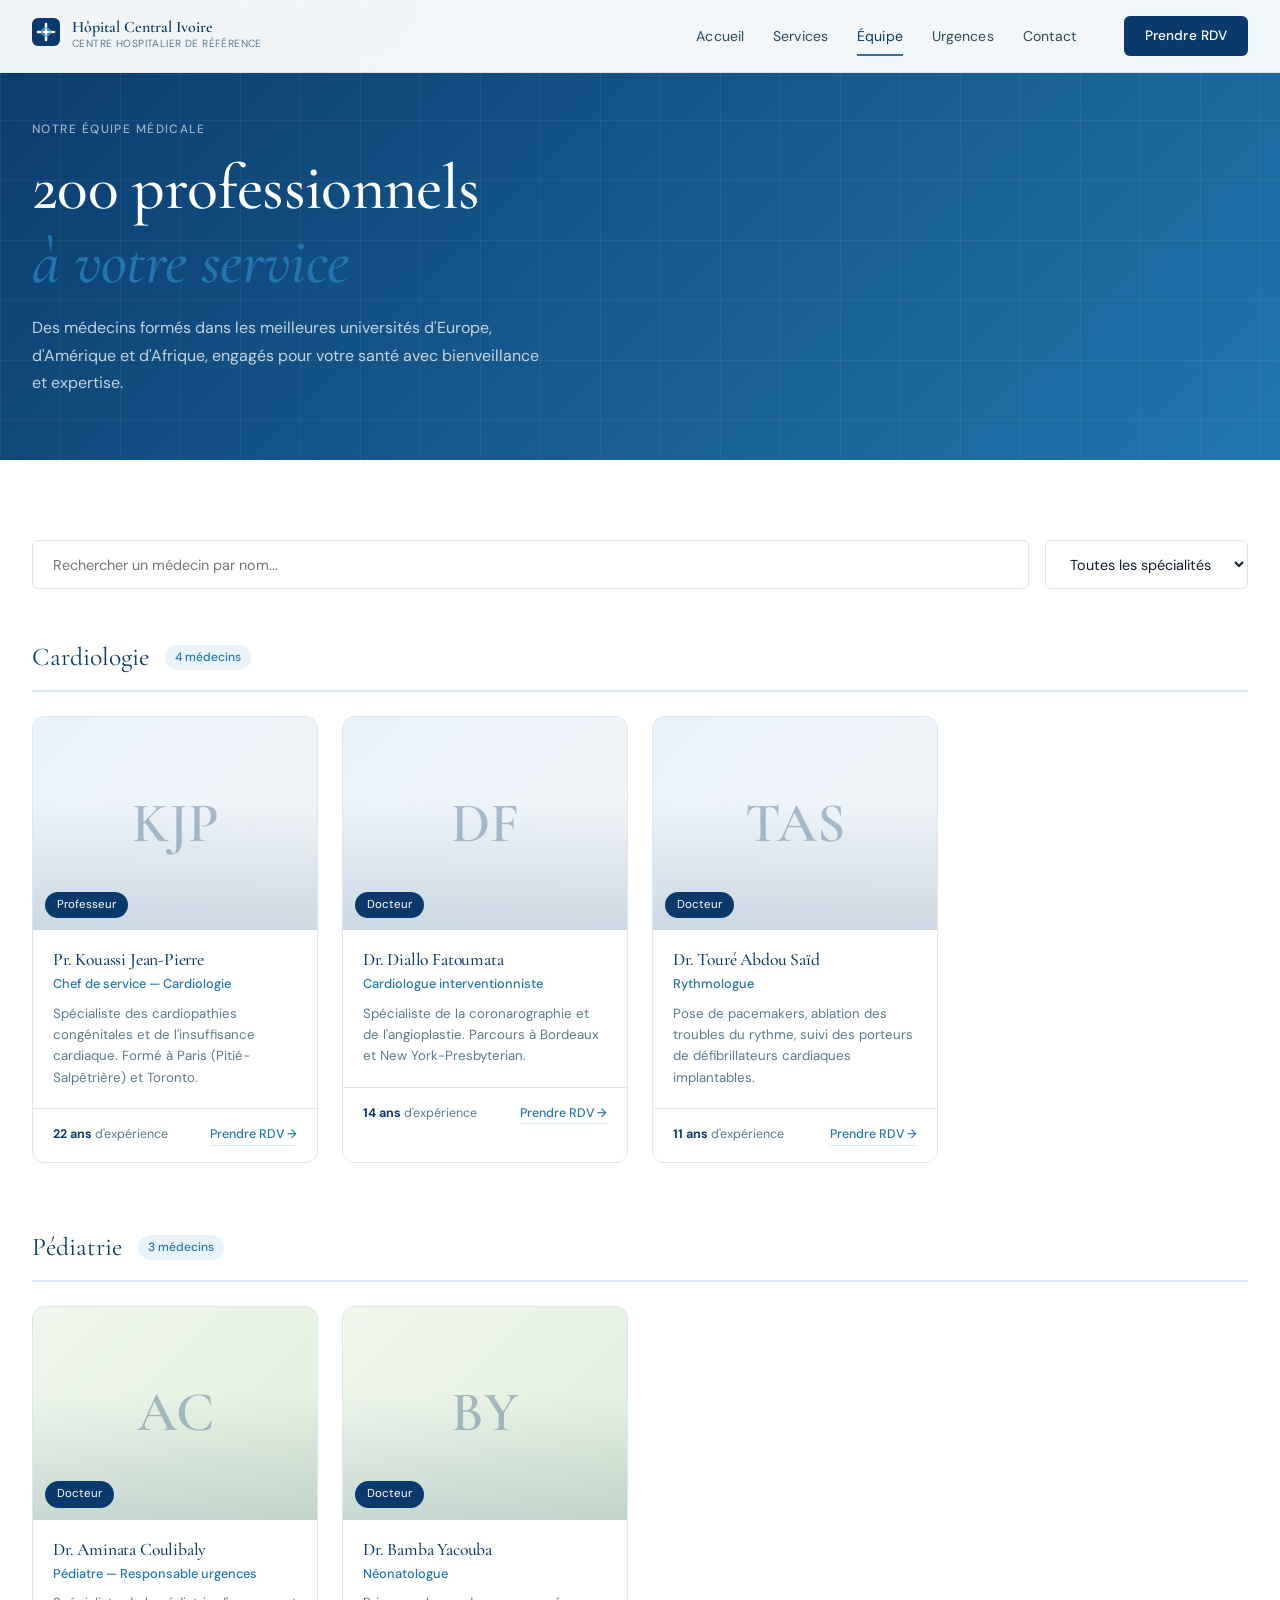
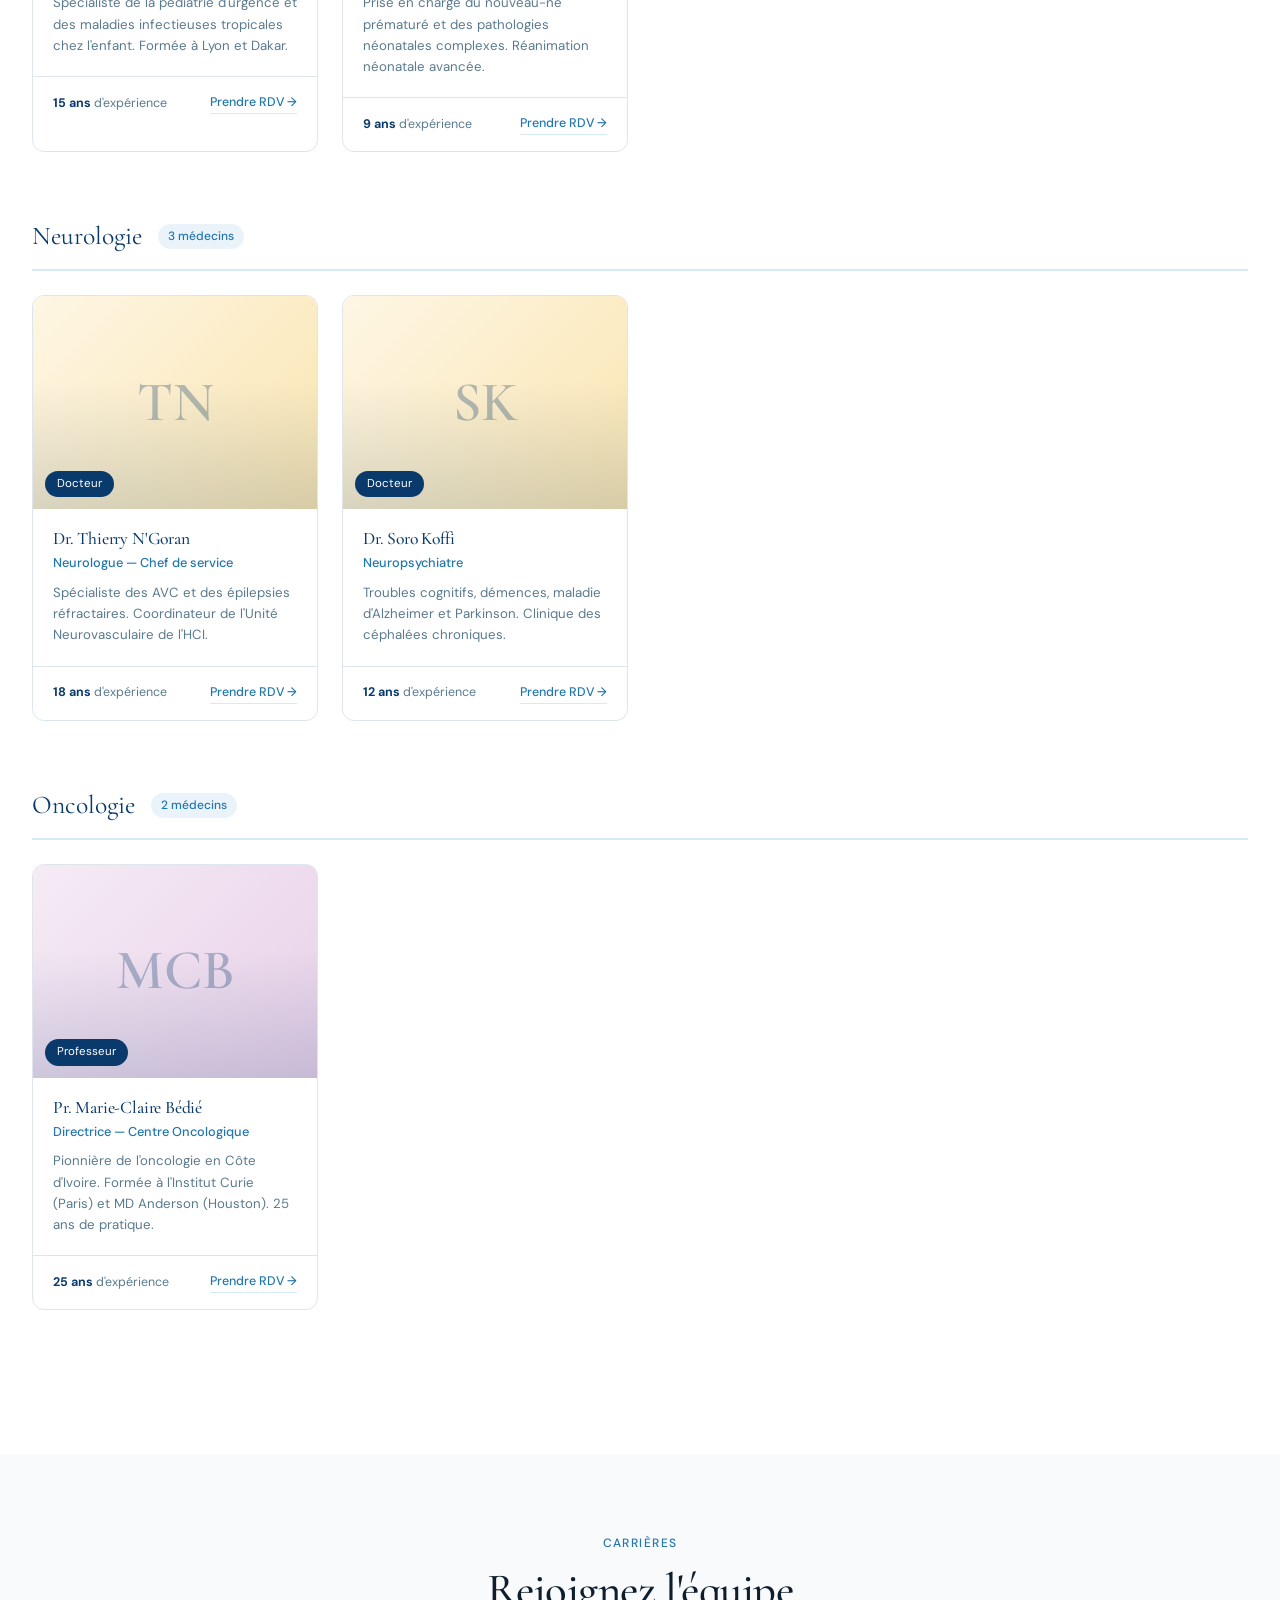
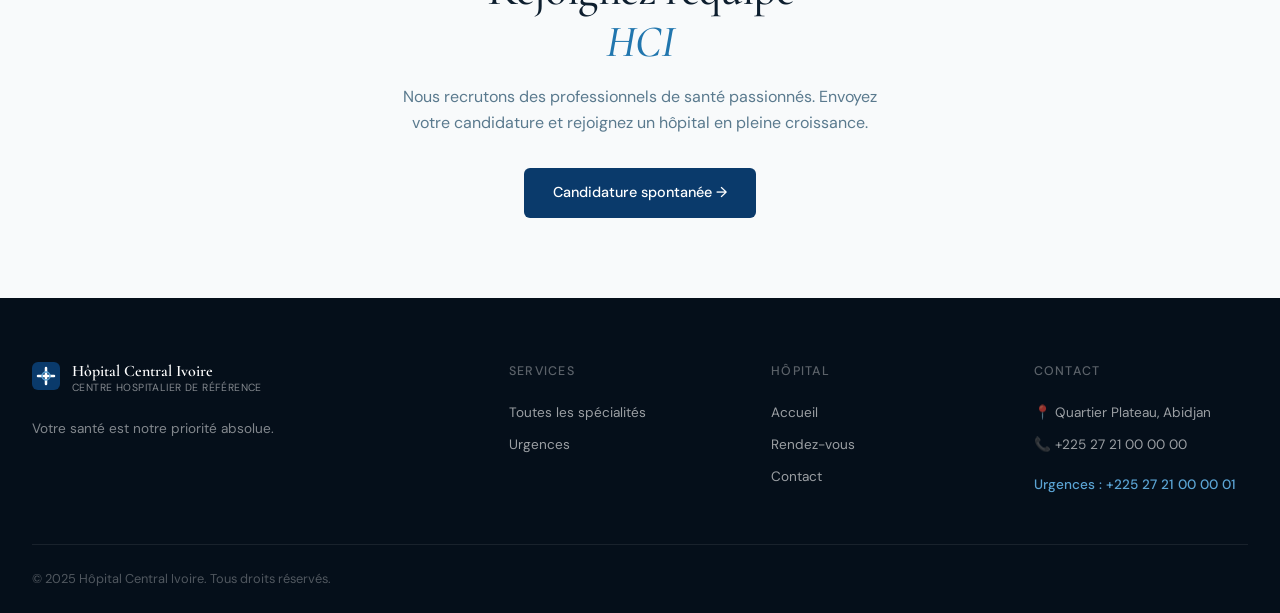
<file: pages/medecins.html>
<!DOCTYPE html>
<html lang="fr">
<head>
  <meta charset="UTF-8"/>
  <meta name="viewport" content="width=device-width, initial-scale=1.0"/>
  <title>Notre Équipe — Hôpital Central Ivoire</title>
  <link rel="preconnect" href="https://fonts.googleapis.com">
  <link rel="preconnect" href="https://fonts.gstatic.com" crossorigin>
  <link href="https://fonts.googleapis.com/css2?family=Cormorant+Garamond:ital,wght@0,300;0,400;0,500;0,600;1,300;1,400&family=DM+Sans:wght@300;400;500&display=swap" rel="stylesheet">
  <link rel="stylesheet" href="../css/main.css"/>
  <style>
    .team-grid {
      display: grid;
      grid-template-columns: repeat(auto-fill, minmax(260px, 1fr));
      gap: 1.5rem;
    }
    .team-card {
      background: var(--white); border: 1px solid var(--gray-200);
      border-radius: var(--radius-md); overflow: hidden;
      transition: all var(--transition);
    }
    .team-card:hover { transform: translateY(-4px); box-shadow: var(--shadow-md); }
    .team-card-img {
      aspect-ratio: 4/3;
      background: linear-gradient(135deg, var(--blue-ghost), var(--gray-100));
      display: flex; align-items: center; justify-content: center;
      position: relative; overflow: hidden;
    }
    .team-card-img::after {
      content: '';
      position: absolute; bottom: 0; left: 0; right: 0; height: 60%;
      background: linear-gradient(transparent, rgba(10,58,107,0.15));
    }
    .team-initials {
      font-family: 'Cormorant Garamond', serif;
      font-size: 3.5rem; font-weight: 600;
      color: var(--navy); opacity: 0.3;
    }
    .team-spec-badge {
      position: absolute; bottom: 12px; left: 12px; z-index: 2;
      background: var(--navy); color: #fff;
      padding: 4px 12px; border-radius: 100px;
      font-size: 0.72rem;
    }
    .team-card-body { padding: 1.25rem; }
    .team-card-body h4 { font-size: 1.1rem; color: var(--navy); margin-bottom: 4px; }
    .team-card-body .doc-title { font-size: 0.8rem; color: var(--blue); font-weight: 500; margin-bottom: 8px; }
    .team-card-body p { font-size: 0.83rem; color: var(--text-muted); line-height: 1.6; }
    .team-card-footer {
      padding: 1rem 1.25rem;
      border-top: 1px solid var(--gray-200);
      display: flex; align-items: center; justify-content: space-between;
    }
    .team-meta { font-size: 0.78rem; color: var(--text-muted); }
    .team-meta strong { color: var(--navy); }
    .rdv-mini {
      font-size: 0.78rem; color: var(--blue); font-weight: 500;
      border-bottom: 1px solid var(--blue-pale);
      transition: border-color var(--transition);
    }
    .rdv-mini:hover { border-color: var(--blue); }
    .dept-section { margin-bottom: 4rem; }
    .dept-title {
      font-family: 'Cormorant Garamond', serif;
      font-size: 1.6rem; color: var(--navy);
      padding-bottom: 0.75rem;
      border-bottom: 2px solid var(--blue-pale);
      margin-bottom: 1.5rem;
      display: flex; align-items: center; gap: 1rem;
    }
    .dept-count {
      font-family: 'DM Sans', sans-serif;
      font-size: 0.75rem; color: var(--blue); background: var(--blue-ghost);
      padding: 3px 10px; border-radius: 100px; font-weight: 500;
    }
    .search-bar {
      display: flex; gap: 1rem; margin-bottom: 3rem;
      flex-wrap: wrap;
    }
    .search-bar input {
      flex: 1; min-width: 200px; padding: 0.85rem 1.25rem;
      border: 1.5px solid var(--gray-200); border-radius: var(--radius-sm);
      font-family: 'DM Sans', sans-serif; font-size: 0.9rem;
      color: var(--text-main); outline: none;
      transition: border-color var(--transition);
    }
    .search-bar input:focus { border-color: var(--blue); }
    .search-bar select {
      padding: 0.85rem 1.25rem; border: 1.5px solid var(--gray-200);
      border-radius: var(--radius-sm); font-family: 'DM Sans', sans-serif;
      font-size: 0.9rem; color: var(--text-main); background: var(--white);
      outline: none; cursor: pointer; transition: border-color var(--transition);
    }
    .search-bar select:focus { border-color: var(--blue); }
  </style>
</head>
<body>
  <nav class="navbar" id="navbar">
    <div class="nav-inner">
      <a href="../index.html" class="logo">
        <div class="logo-mark">
          <svg width="28" height="28" viewBox="0 0 28 28" fill="none">
            <rect width="28" height="28" rx="6" fill="#0A3A6B"/>
            <path d="M14 6v16M6 14h16" stroke="#fff" stroke-width="2.5" stroke-linecap="round"/>
            <circle cx="14" cy="14" r="4" fill="none" stroke="#5BA4D4" stroke-width="1.5"/>
          </svg>
        </div>
        <div class="logo-text">
          <span class="logo-name">Hôpital Central Ivoire</span>
          <span class="logo-tag">Centre Hospitalier de Référence</span>
        </div>
      </a>
      <ul class="nav-links">
        <li><a href="../index.html">Accueil</a></li>
        <li><a href="services.html">Services</a></li>
        <li><a href="medecins.html" class="active">Équipe</a></li>
        <li><a href="urgences.html">Urgences</a></li>
        <li><a href="contact.html">Contact</a></li>
      </ul>
      <a href="rendez-vous.html" class="btn-rdv">Prendre RDV</a>
      <button class="nav-toggle" id="navToggle" aria-label="Menu">
        <span></span><span></span><span></span>
      </button>
    </div>
  </nav>

  <section class="page-hero">
    <div class="page-hero-inner">
      <p class="section-label">Notre équipe médicale</p>
      <h1>200 professionnels<br/><em>à votre service</em></h1>
      <p class="hero-sub">Des médecins formés dans les meilleures universités d'Europe, d'Amérique et d'Afrique, engagés pour votre santé avec bienveillance et expertise.</p>
    </div>
  </section>

  <section class="section">
    <div class="container">
      <div class="search-bar">
        <input type="text" placeholder="Rechercher un médecin par nom..."/>
        <select>
          <option>Toutes les spécialités</option>
          <option>Cardiologie</option>
          <option>Pédiatrie</option>
          <option>Neurologie</option>
          <option>Oncologie</option>
          <option>Chirurgie</option>
          <option>Gynécologie</option>
          <option>Orthopédie</option>
        </select>
      </div>

      <!-- CARDIOLOGIE -->
      <div class="dept-section fade-in">
        <div class="dept-title">Cardiologie <span class="dept-count">4 médecins</span></div>
        <div class="team-grid">
          <div class="team-card">
            <div class="team-card-img">
              <span class="team-initials">KJP</span>
              <span class="team-spec-badge">Professeur</span>
            </div>
            <div class="team-card-body">
              <h4>Pr. Kouassi Jean-Pierre</h4>
              <p class="doc-title">Chef de service — Cardiologie</p>
              <p>Spécialiste des cardiopathies congénitales et de l'insuffisance cardiaque. Formé à Paris (Pitié-Salpêtrière) et Toronto.</p>
            </div>
            <div class="team-card-footer">
              <div class="team-meta"><strong>22 ans</strong> d'expérience</div>
              <a href="rendez-vous.html" class="rdv-mini">Prendre RDV →</a>
            </div>
          </div>
          <div class="team-card">
            <div class="team-card-img">
              <span class="team-initials">DF</span>
              <span class="team-spec-badge">Docteur</span>
            </div>
            <div class="team-card-body">
              <h4>Dr. Diallo Fatoumata</h4>
              <p class="doc-title">Cardiologue interventionniste</p>
              <p>Spécialiste de la coronarographie et de l'angioplastie. Parcours à Bordeaux et New York-Presbyterian.</p>
            </div>
            <div class="team-card-footer">
              <div class="team-meta"><strong>14 ans</strong> d'expérience</div>
              <a href="rendez-vous.html" class="rdv-mini">Prendre RDV →</a>
            </div>
          </div>
          <div class="team-card">
            <div class="team-card-img">
              <span class="team-initials">TAS</span>
              <span class="team-spec-badge">Docteur</span>
            </div>
            <div class="team-card-body">
              <h4>Dr. Touré Abdou Saïd</h4>
              <p class="doc-title">Rythmologue</p>
              <p>Pose de pacemakers, ablation des troubles du rythme, suivi des porteurs de défibrillateurs cardiaques implantables.</p>
            </div>
            <div class="team-card-footer">
              <div class="team-meta"><strong>11 ans</strong> d'expérience</div>
              <a href="rendez-vous.html" class="rdv-mini">Prendre RDV →</a>
            </div>
          </div>
        </div>
      </div>

      <!-- PÉDIATRIE -->
      <div class="dept-section fade-in">
        <div class="dept-title">Pédiatrie <span class="dept-count">3 médecins</span></div>
        <div class="team-grid">
          <div class="team-card">
            <div class="team-card-img" style="background:linear-gradient(135deg,#F0F7EE,#E0EFDA)">
              <span class="team-initials">AC</span>
              <span class="team-spec-badge">Docteur</span>
            </div>
            <div class="team-card-body">
              <h4>Dr. Aminata Coulibaly</h4>
              <p class="doc-title">Pédiatre — Responsable urgences</p>
              <p>Spécialiste de la pédiatrie d'urgence et des maladies infectieuses tropicales chez l'enfant. Formée à Lyon et Dakar.</p>
            </div>
            <div class="team-card-footer">
              <div class="team-meta"><strong>15 ans</strong> d'expérience</div>
              <a href="rendez-vous.html" class="rdv-mini">Prendre RDV →</a>
            </div>
          </div>
          <div class="team-card">
            <div class="team-card-img" style="background:linear-gradient(135deg,#F0F7EE,#E0EFDA)">
              <span class="team-initials">BY</span>
              <span class="team-spec-badge">Docteur</span>
            </div>
            <div class="team-card-body">
              <h4>Dr. Bamba Yacouba</h4>
              <p class="doc-title">Néonatologue</p>
              <p>Prise en charge du nouveau-né prématuré et des pathologies néonatales complexes. Réanimation néonatale avancée.</p>
            </div>
            <div class="team-card-footer">
              <div class="team-meta"><strong>9 ans</strong> d'expérience</div>
              <a href="rendez-vous.html" class="rdv-mini">Prendre RDV →</a>
            </div>
          </div>
        </div>
      </div>

      <!-- NEUROLOGIE -->
      <div class="dept-section fade-in">
        <div class="dept-title">Neurologie <span class="dept-count">3 médecins</span></div>
        <div class="team-grid">
          <div class="team-card">
            <div class="team-card-img" style="background:linear-gradient(135deg,#FEF6E4,#FAE5B0)">
              <span class="team-initials">TN</span>
              <span class="team-spec-badge">Docteur</span>
            </div>
            <div class="team-card-body">
              <h4>Dr. Thierry N'Goran</h4>
              <p class="doc-title">Neurologue — Chef de service</p>
              <p>Spécialiste des AVC et des épilepsies réfractaires. Coordinateur de l'Unité Neurovasculaire de l'HCI.</p>
            </div>
            <div class="team-card-footer">
              <div class="team-meta"><strong>18 ans</strong> d'expérience</div>
              <a href="rendez-vous.html" class="rdv-mini">Prendre RDV →</a>
            </div>
          </div>
          <div class="team-card">
            <div class="team-card-img" style="background:linear-gradient(135deg,#FEF6E4,#FAE5B0)">
              <span class="team-initials">SK</span>
              <span class="team-spec-badge">Docteur</span>
            </div>
            <div class="team-card-body">
              <h4>Dr. Soro Koffi</h4>
              <p class="doc-title">Neuropsychiatre</p>
              <p>Troubles cognitifs, démences, maladie d'Alzheimer et Parkinson. Clinique des céphalées chroniques.</p>
            </div>
            <div class="team-card-footer">
              <div class="team-meta"><strong>12 ans</strong> d'expérience</div>
              <a href="rendez-vous.html" class="rdv-mini">Prendre RDV →</a>
            </div>
          </div>
        </div>
      </div>

      <!-- ONCOLOGIE -->
      <div class="dept-section fade-in">
        <div class="dept-title">Oncologie <span class="dept-count">2 médecins</span></div>
        <div class="team-grid">
          <div class="team-card">
            <div class="team-card-img" style="background:linear-gradient(135deg,#F5EBF5,#E8D0E8)">
              <span class="team-initials">MCB</span>
              <span class="team-spec-badge">Professeur</span>
            </div>
            <div class="team-card-body">
              <h4>Pr. Marie-Claire Bédié</h4>
              <p class="doc-title">Directrice — Centre Oncologique</p>
              <p>Pionnière de l'oncologie en Côte d'Ivoire. Formée à l'Institut Curie (Paris) et MD Anderson (Houston). 25 ans de pratique.</p>
            </div>
            <div class="team-card-footer">
              <div class="team-meta"><strong>25 ans</strong> d'expérience</div>
              <a href="rendez-vous.html" class="rdv-mini">Prendre RDV →</a>
            </div>
          </div>
        </div>
      </div>
    </div>
  </section>

  <!-- REJOINDRE L'ÉQUIPE -->
  <section class="section" style="background:var(--off-white)">
    <div class="container" style="text-align:center">
      <p class="section-label">Carrières</p>
      <h2 class="section-title">Rejoignez l'équipe<br/><em>HCI</em></h2>
      <p style="color:var(--text-muted);max-width:480px;margin:0 auto 2rem">Nous recrutons des professionnels de santé passionnés. Envoyez votre candidature et rejoignez un hôpital en pleine croissance.</p>
      <a href="contact.html" class="btn-primary">Candidature spontanée →</a>
    </div>
  </section>

  <footer class="footer">
    <div class="footer-inner">
      <div class="footer-brand">
        <div class="logo">
          <div class="logo-mark">
            <svg width="28" height="28" viewBox="0 0 28 28" fill="none">
              <rect width="28" height="28" rx="6" fill="#0A3A6B"/>
              <path d="M14 6v16M6 14h16" stroke="#fff" stroke-width="2.5" stroke-linecap="round"/>
              <circle cx="14" cy="14" r="4" fill="none" stroke="#5BA4D4" stroke-width="1.5"/>
            </svg>
          </div>
          <div class="logo-text">
            <span class="logo-name" style="color:#fff">Hôpital Central Ivoire</span>
            <span class="logo-tag" style="color:rgba(255,255,255,0.5)">Centre Hospitalier de Référence</span>
          </div>
        </div>
        <p class="footer-desc">Votre santé est notre priorité absolue.</p>
      </div>
      <div class="footer-col">
        <h5>Services</h5>
        <ul>
          <li><a href="services.html">Toutes les spécialités</a></li>
          <li><a href="urgences.html">Urgences</a></li>
        </ul>
      </div>
      <div class="footer-col">
        <h5>Hôpital</h5>
        <ul>
          <li><a href="../index.html">Accueil</a></li>
          <li><a href="rendez-vous.html">Rendez-vous</a></li>
          <li><a href="contact.html">Contact</a></li>
        </ul>
      </div>
      <div class="footer-col">
        <h5>Contact</h5>
        <ul>
          <li>📍 Quartier Plateau, Abidjan</li>
          <li>📞 +225 27 21 00 00 00</li>
          <li style="color:#5BA4D4;font-weight:500;margin-top:.5rem">Urgences : +225 27 21 00 00 01</li>
        </ul>
      </div>
    </div>
    <div class="footer-bottom">
      <p>© 2025 Hôpital Central Ivoire. Tous droits réservés.</p>
    </div>
  </footer>

  <script src="../js/main.js"></script>
</body>
</html>
</file>
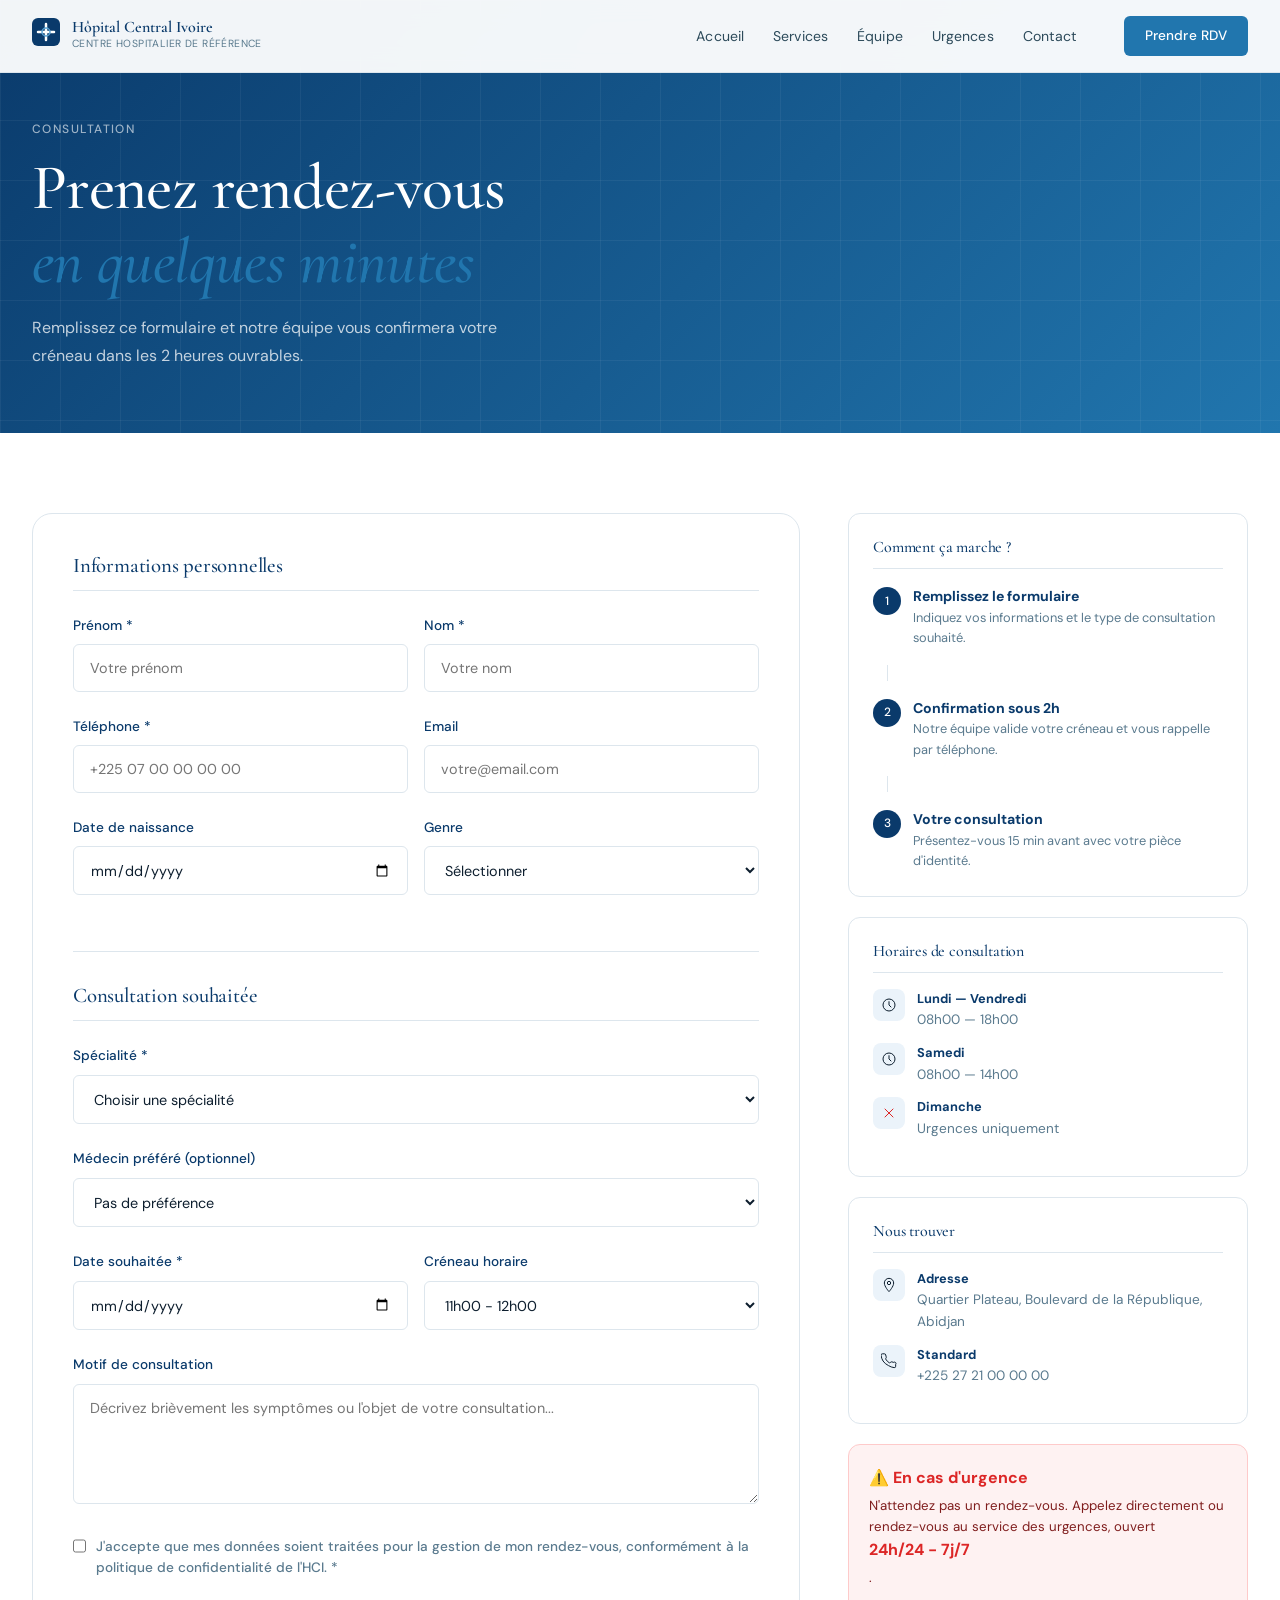
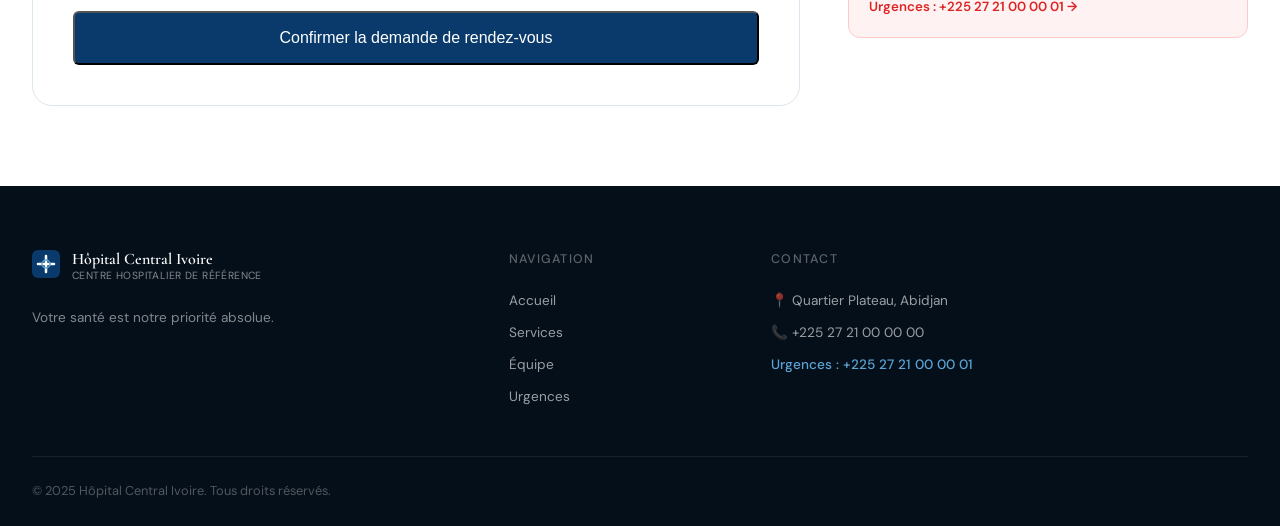
<file: pages/rendez-vous.html>
<!DOCTYPE html>
<html lang="fr">
<head>
  <meta charset="UTF-8"/>
  <meta name="viewport" content="width=device-width, initial-scale=1.0"/>
  <title>Prendre Rendez-vous — Hôpital Central Ivoire</title>
  <link rel="preconnect" href="https://fonts.googleapis.com">
  <link rel="preconnect" href="https://fonts.gstatic.com" crossorigin>
  <link href="https://fonts.googleapis.com/css2?family=Cormorant+Garamond:ital,wght@0,300;0,400;0,500;0,600;1,300;1,400&family=DM+Sans:wght@300;400;500&display=swap" rel="stylesheet">
  <link rel="stylesheet" href="../css/main.css"/>
  <style>
    .rdv-layout {
      display: grid;
      grid-template-columns: 1fr 400px;
      gap: 3rem; align-items: start;
    }
    @media(max-width:960px) { .rdv-layout { grid-template-columns: 1fr; } }
    .rdv-form-card {
      background: var(--white); border: 1px solid var(--gray-200);
      border-radius: var(--radius-lg); padding: 2.5rem;
    }
    .rdv-sidebar { display: flex; flex-direction: column; gap: 1.25rem; }
    .rdv-info-card {
      background: var(--white); border: 1px solid var(--gray-200);
      border-radius: var(--radius-md); padding: 1.5rem;
    }
    .rdv-info-card h4 {
      font-size: 1rem; color: var(--navy);
      margin-bottom: 1rem; padding-bottom: 0.75rem;
      border-bottom: 1px solid var(--gray-200);
    }
    .info-item {
      display: flex; gap: 12px; margin-bottom: 0.75rem;
      font-size: 0.85rem;
    }
    .info-icon {
      width: 32px; height: 32px; border-radius: 8px;
      background: var(--blue-ghost); display: flex; align-items: center;
      justify-content: center; flex-shrink: 0;
    }
    .info-icon svg { stroke: var(--navy); }
    .info-item strong { display: block; font-size: 0.8rem; color: var(--navy); }
    .info-item span { color: var(--text-muted); }
    .steps { display: flex; flex-direction: column; gap: 1rem; }
    .step { display: flex; gap: 12px; align-items: flex-start; }
    .step-num {
      width: 28px; height: 28px; border-radius: 50%;
      background: var(--navy); color: #fff;
      display: flex; align-items: center; justify-content: center;
      font-size: 0.75rem; font-weight: 500; flex-shrink: 0; margin-top: 2px;
    }
    .step strong { display: block; font-size: 0.88rem; color: var(--navy); }
    .step p { font-size: 0.8rem; color: var(--text-muted); }
    .step-connector {
      width: 1px; height: 16px; background: var(--gray-200);
      margin-left: 14px;
    }
    .rdv-emergency {
      background: #FEF2F2; border: 1px solid #FECACA;
      border-radius: var(--radius-md); padding: 1.25rem;
    }
    .rdv-emergency p { font-size: 0.83rem; color: #7F1D1D; }
    .rdv-emergency strong { display: block; color: #DC2626; font-size: 1rem; margin-bottom: 4px; }
    .rdv-emergency a { color: #DC2626; font-weight: 600; }
    .form-section-title {
      font-family: 'Cormorant Garamond', serif;
      font-size: 1.3rem; color: var(--navy);
      margin-bottom: 1.5rem; padding-bottom: 0.75rem;
      border-bottom: 1px solid var(--gray-200);
    }
    .form-divider { border: none; border-top: 1px solid var(--gray-200); margin: 2rem 0; }
    .checkbox-group { display: flex; align-items: flex-start; gap: 10px; cursor: pointer; }
    .checkbox-group input[type=checkbox] { margin-top: 2px; accent-color: var(--navy); width: 16px; height: 16px; }
    .checkbox-group label { font-size: 0.85rem; color: var(--text-muted); cursor: pointer; }
  </style>
</head>
<body>
  <nav class="navbar" id="navbar">
    <div class="nav-inner">
      <a href="../index.html" class="logo">
        <div class="logo-mark">
          <svg width="28" height="28" viewBox="0 0 28 28" fill="none">
            <rect width="28" height="28" rx="6" fill="#0A3A6B"/>
            <path d="M14 6v16M6 14h16" stroke="#fff" stroke-width="2.5" stroke-linecap="round"/>
            <circle cx="14" cy="14" r="4" fill="none" stroke="#5BA4D4" stroke-width="1.5"/>
          </svg>
        </div>
        <div class="logo-text">
          <span class="logo-name">Hôpital Central Ivoire</span>
          <span class="logo-tag">Centre Hospitalier de Référence</span>
        </div>
      </a>
      <ul class="nav-links">
        <li><a href="../index.html">Accueil</a></li>
        <li><a href="services.html">Services</a></li>
        <li><a href="medecins.html">Équipe</a></li>
        <li><a href="urgences.html">Urgences</a></li>
        <li><a href="contact.html">Contact</a></li>
      </ul>
      <a href="rendez-vous.html" class="btn-rdv active-rdv" style="background:var(--blue)">Prendre RDV</a>
      <button class="nav-toggle" id="navToggle" aria-label="Menu">
        <span></span><span></span><span></span>
      </button>
    </div>
  </nav>

  <section class="page-hero">
    <div class="page-hero-inner">
      <p class="section-label">Consultation</p>
      <h1>Prenez rendez-vous<br/><em>en quelques minutes</em></h1>
      <p class="hero-sub">Remplissez ce formulaire et notre équipe vous confirmera votre créneau dans les 2 heures ouvrables.</p>
    </div>
  </section>

  <section class="section">
    <div class="container">
      <div class="rdv-layout">
        <!-- FORMULAIRE -->
        <div class="rdv-form-card fade-in">
          <h3 class="form-section-title">Informations personnelles</h3>
          <form id="rdvForm">
            <div class="form-row">
              <div class="form-group">
                <label for="prenom">Prénom *</label>
                <input type="text" id="prenom" name="prenom" placeholder="Votre prénom" required/>
              </div>
              <div class="form-group">
                <label for="nom">Nom *</label>
                <input type="text" id="nom" name="nom" placeholder="Votre nom" required/>
              </div>
            </div>
            <div class="form-row">
              <div class="form-group">
                <label for="tel">Téléphone *</label>
                <input type="tel" id="tel" name="tel" placeholder="+225 07 00 00 00 00" required/>
              </div>
              <div class="form-group">
                <label for="email">Email</label>
                <input type="email" id="email" name="email" placeholder="votre@email.com"/>
              </div>
            </div>
            <div class="form-row">
              <div class="form-group">
                <label for="ddn">Date de naissance</label>
                <input type="date" id="ddn" name="ddn"/>
              </div>
              <div class="form-group">
                <label for="genre">Genre</label>
                <select id="genre" name="genre">
                  <option value="">Sélectionner</option>
                  <option>Homme</option>
                  <option>Femme</option>
                  <option>Autre</option>
                </select>
              </div>
            </div>

            <hr class="form-divider"/>
            <h3 class="form-section-title">Consultation souhaitée</h3>

            <div class="form-group">
              <label for="specialite">Spécialité *</label>
              <select id="specialite" name="specialite" required>
                <option value="">Choisir une spécialité</option>
                <option>Cardiologie</option>
                <option>Pédiatrie</option>
                <option>Neurologie</option>
                <option>Oncologie</option>
                <option>Chirurgie générale</option>
                <option>Gynécologie-Obstétrique</option>
                <option>Orthopédie</option>
                <option>Ophtalmologie</option>
                <option>Dermatologie</option>
                <option>Pneumologie</option>
                <option>Médecine générale</option>
                <option>Autre</option>
              </select>
            </div>

            <div class="form-group">
              <label for="medecin">Médecin préféré (optionnel)</label>
              <select id="medecin" name="medecin">
                <option value="">Pas de préférence</option>
                <option>Pr. Kouassi Jean-Pierre</option>
                <option>Dr. Aminata Coulibaly</option>
                <option>Dr. Thierry N'Goran</option>
                <option>Pr. Marie-Claire Bédié</option>
                <option>Dr. Diallo Fatoumata</option>
              </select>
            </div>

            <div class="form-row">
              <div class="form-group">
                <label for="date_rdv">Date souhaitée *</label>
                <input type="date" id="date_rdv" name="date_rdv" required/>
              </div>
              <div class="form-group">
                <label for="heure">Créneau horaire</label>
                <select id="heure" name="heure">
                  <option>08h00 - 09h00</option>
                  <option>09h00 - 10h00</option>
                  <option>10h00 - 11h00</option>
                  <option selected>11h00 - 12h00</option>
                  <option>14h00 - 15h00</option>
                  <option>15h00 - 16h00</option>
                  <option>16h00 - 17h00</option>
                </select>
              </div>
            </div>

            <div class="form-group">
              <label for="motif">Motif de consultation</label>
              <textarea id="motif" name="motif" placeholder="Décrivez brièvement les symptômes ou l'objet de votre consultation..."></textarea>
            </div>

            <div class="form-group">
              <div class="checkbox-group">
                <input type="checkbox" id="accept" required/>
                <label for="accept">J'accepte que mes données soient traitées pour la gestion de mon rendez-vous, conformément à la politique de confidentialité de l'HCI. *</label>
              </div>
            </div>

            <button type="submit" class="btn-primary" style="width:100%;justify-content:center;font-size:1rem;padding:1rem">
              Confirmer la demande de rendez-vous
            </button>
          </form>
        </div>

        <!-- SIDEBAR -->
        <div class="rdv-sidebar">
          <!-- Étapes -->
          <div class="rdv-info-card fade-in">
            <h4>Comment ça marche ?</h4>
            <div class="steps">
              <div class="step">
                <div class="step-num">1</div>
                <div><strong>Remplissez le formulaire</strong><p>Indiquez vos informations et le type de consultation souhaité.</p></div>
              </div>
              <div class="step-connector"></div>
              <div class="step">
                <div class="step-num">2</div>
                <div><strong>Confirmation sous 2h</strong><p>Notre équipe valide votre créneau et vous rappelle par téléphone.</p></div>
              </div>
              <div class="step-connector"></div>
              <div class="step">
                <div class="step-num">3</div>
                <div><strong>Votre consultation</strong><p>Présentez-vous 15 min avant avec votre pièce d'identité.</p></div>
              </div>
            </div>
          </div>

          <!-- Horaires -->
          <div class="rdv-info-card fade-in">
            <h4>Horaires de consultation</h4>
            <div class="info-item">
              <div class="info-icon"><svg width="16" height="16" viewBox="0 0 24 24" fill="none"><circle cx="12" cy="12" r="9" stroke="currentColor" stroke-width="1.5"/><path d="M12 7v5l3 3" stroke="currentColor" stroke-width="1.5" stroke-linecap="round"/></svg></div>
              <div><strong>Lundi — Vendredi</strong><span>08h00 — 18h00</span></div>
            </div>
            <div class="info-item">
              <div class="info-icon"><svg width="16" height="16" viewBox="0 0 24 24" fill="none"><circle cx="12" cy="12" r="9" stroke="currentColor" stroke-width="1.5"/><path d="M12 7v5l3 3" stroke="currentColor" stroke-width="1.5" stroke-linecap="round"/></svg></div>
              <div><strong>Samedi</strong><span>08h00 — 14h00</span></div>
            </div>
            <div class="info-item">
              <div class="info-icon"><svg width="16" height="16" viewBox="0 0 24 24" fill="none"><path d="M18 6L6 18M6 6l12 12" stroke="#DC2626" stroke-width="1.5" stroke-linecap="round"/></svg></div>
              <div><strong>Dimanche</strong><span>Urgences uniquement</span></div>
            </div>
          </div>

          <!-- Accès -->
          <div class="rdv-info-card fade-in">
            <h4>Nous trouver</h4>
            <div class="info-item">
              <div class="info-icon"><svg width="16" height="16" viewBox="0 0 24 24" fill="none"><path d="M12 2C8.13 2 5 5.13 5 9c0 5.25 7 13 7 13s7-7.75 7-13c0-3.87-3.13-7-7-7z" stroke="currentColor" stroke-width="1.5"/><circle cx="12" cy="9" r="2.5" stroke="currentColor" stroke-width="1.5"/></svg></div>
              <div><strong>Adresse</strong><span>Quartier Plateau, Boulevard de la République, Abidjan</span></div>
            </div>
            <div class="info-item">
              <div class="info-icon"><svg width="16" height="16" viewBox="0 0 24 24" fill="none"><path d="M22 16.92v3a2 2 0 01-2.18 2 19.79 19.79 0 01-8.63-3.07A19.5 19.5 0 013.07 12 19.79 19.79 0 01.1 3.38 2 2 0 012.07 1.22h3a2 2 0 012 1.72c.127.96.361 1.903.7 2.81a2 2 0 01-.45 2.11L6.91 8.96a16 16 0 006.13 6.13l1.27-1.27a2 2 0 012.11-.45c.907.339 1.85.573 2.81.7A2 2 0 0122 16.92z" stroke="currentColor" stroke-width="1.5"/></svg></div>
              <div><strong>Standard</strong><span>+225 27 21 00 00 00</span></div>
            </div>
          </div>

          <!-- Urgences -->
          <div class="rdv-emergency fade-in">
            <strong>⚠️ En cas d'urgence</strong>
            <p>N'attendez pas un rendez-vous. Appelez directement ou rendez-vous au service des urgences, ouvert <strong>24h/24 - 7j/7</strong>.</p>
            <p style="margin-top:0.5rem"><a href="urgences.html">Urgences : +225 27 21 00 00 01 →</a></p>
          </div>
        </div>
      </div>
    </div>
  </section>

  <footer class="footer">
    <div class="footer-inner">
      <div class="footer-brand">
        <div class="logo">
          <div class="logo-mark">
            <svg width="28" height="28" viewBox="0 0 28 28" fill="none">
              <rect width="28" height="28" rx="6" fill="#0A3A6B"/>
              <path d="M14 6v16M6 14h16" stroke="#fff" stroke-width="2.5" stroke-linecap="round"/>
              <circle cx="14" cy="14" r="4" fill="none" stroke="#5BA4D4" stroke-width="1.5"/>
            </svg>
          </div>
          <div class="logo-text">
            <span class="logo-name" style="color:#fff">Hôpital Central Ivoire</span>
            <span class="logo-tag" style="color:rgba(255,255,255,0.5)">Centre Hospitalier de Référence</span>
          </div>
        </div>
        <p class="footer-desc">Votre santé est notre priorité absolue.</p>
      </div>
      <div class="footer-col">
        <h5>Navigation</h5>
        <ul>
          <li><a href="../index.html">Accueil</a></li>
          <li><a href="services.html">Services</a></li>
          <li><a href="medecins.html">Équipe</a></li>
          <li><a href="urgences.html">Urgences</a></li>
        </ul>
      </div>
      <div class="footer-col">
        <h5>Contact</h5>
        <ul>
          <li>📍 Quartier Plateau, Abidjan</li>
          <li>📞 +225 27 21 00 00 00</li>
          <li style="color:#5BA4D4;font-weight:500">Urgences : +225 27 21 00 00 01</li>
        </ul>
      </div>
    </div>
    <div class="footer-bottom">
      <p>© 2025 Hôpital Central Ivoire. Tous droits réservés.</p>
    </div>
  </footer>

  <script src="../js/main.js"></script>
  <script>
    document.getElementById('rdvForm').addEventListener('submit', function(e) {
      e.preventDefault();
      window.showToast('✅ Demande envoyée ! Nous vous confirmons votre RDV dans 2h.');
      this.reset();
    });
    // Date min = aujourd'hui
    const today = new Date().toISOString().split('T')[0];
    document.getElementById('date_rdv').min = today;
    document.getElementById('ddn').max = today;
  </script>
</body>
</html>
</file>
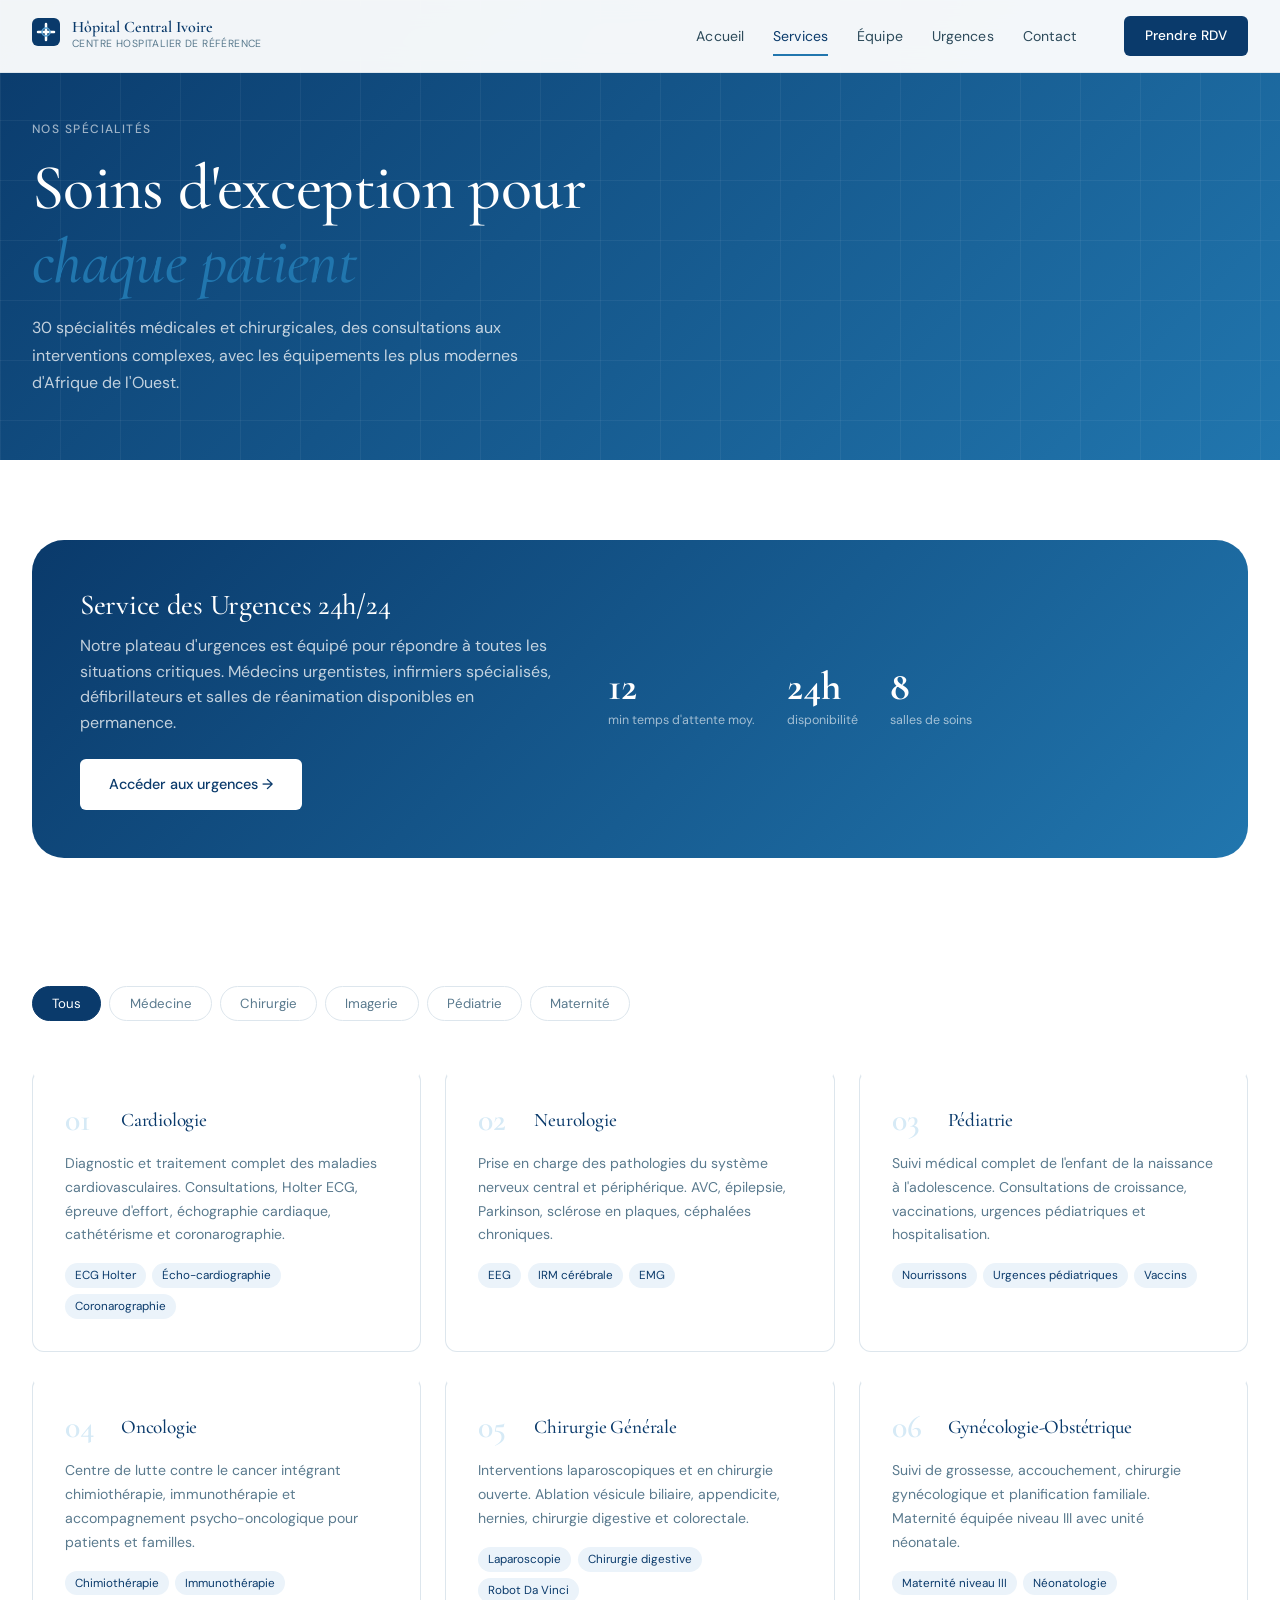
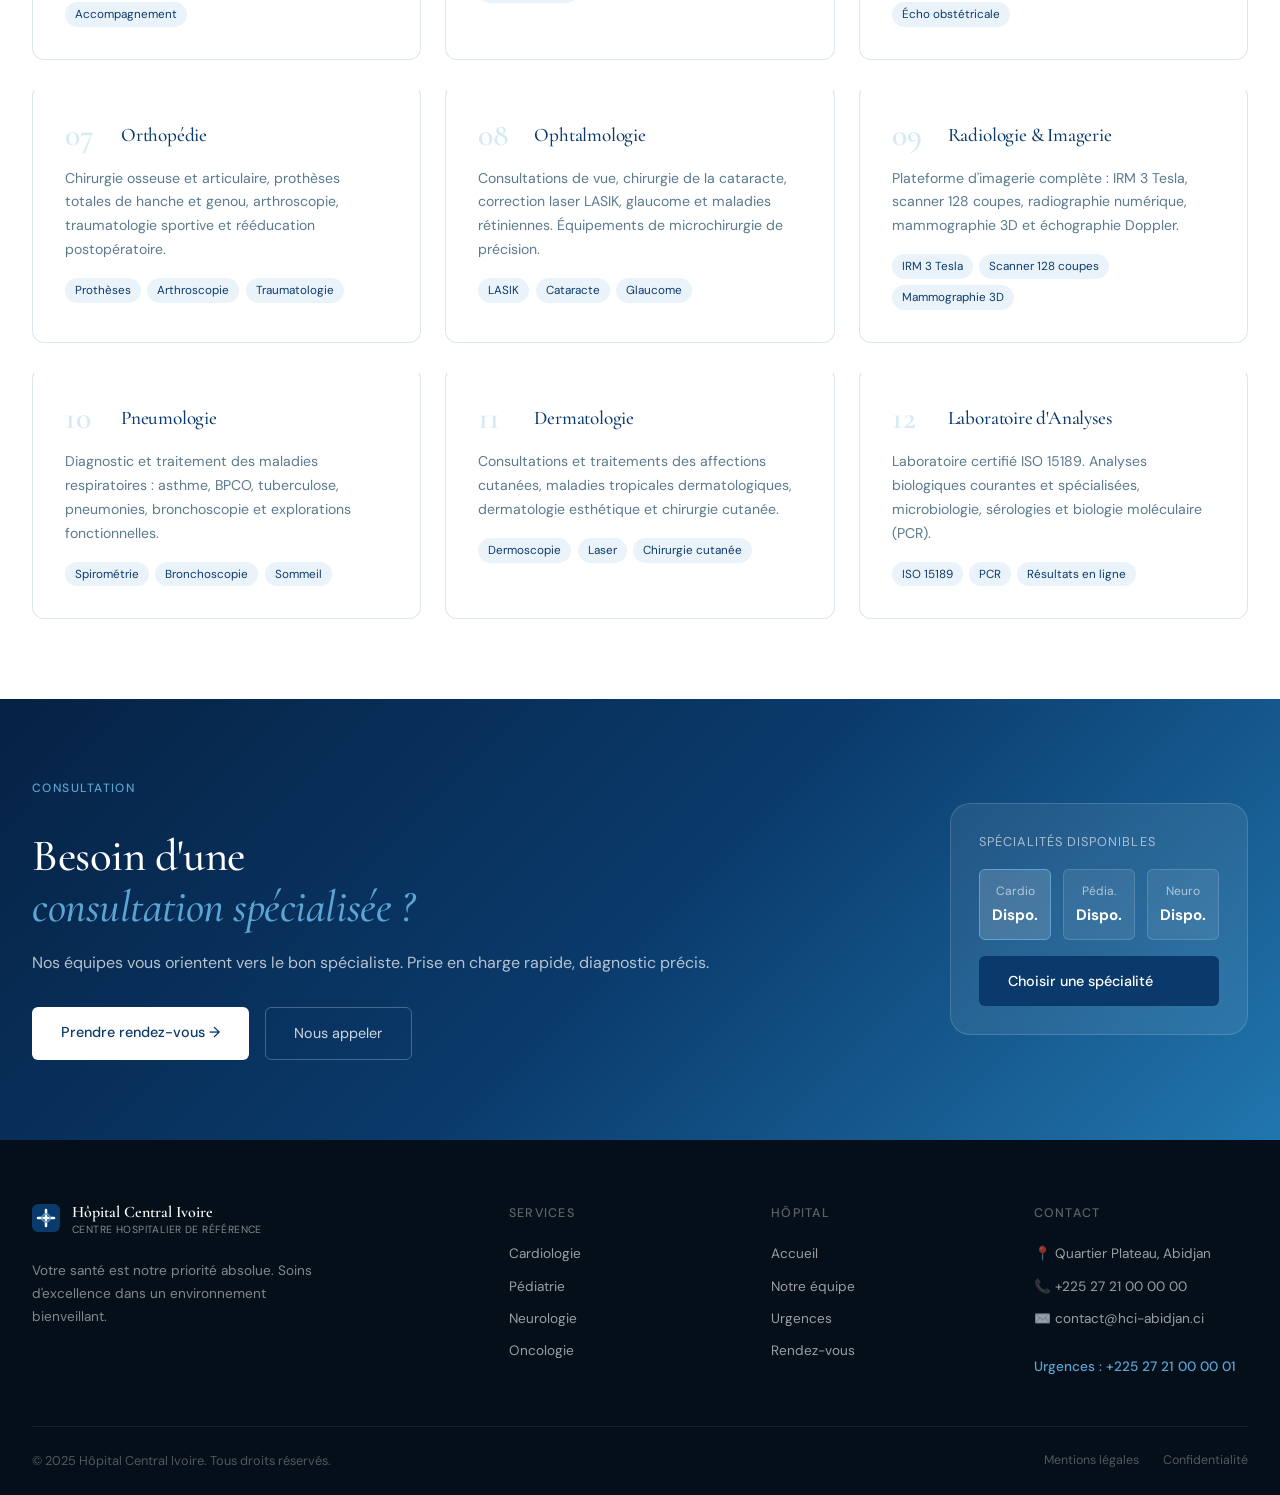
<file: pages/services.html>
<!DOCTYPE html>
<html lang="fr">
<head>
  <meta charset="UTF-8"/>
  <meta name="viewport" content="width=device-width, initial-scale=1.0"/>
  <title>Nos Services — Hôpital Central Ivoire</title>
  <link rel="preconnect" href="https://fonts.googleapis.com">
  <link rel="preconnect" href="https://fonts.gstatic.com" crossorigin>
  <link href="https://fonts.googleapis.com/css2?family=Cormorant+Garamond:ital,wght@0,300;0,400;0,500;0,600;1,300;1,400&family=DM+Sans:wght@300;400;500&display=swap" rel="stylesheet">
  <link rel="stylesheet" href="../css/main.css"/>
  <style>
    .services-full-grid {
      display: grid;
      grid-template-columns: repeat(auto-fill, minmax(300px, 1fr));
      gap: 1.5rem;
    }
    .srv-card {
      background: var(--white); border: 1px solid var(--gray-200);
      border-radius: var(--radius-md); padding: 2rem;
      transition: all var(--transition);
      border-top: 3px solid transparent;
    }
    .srv-card:hover {
      border-top-color: var(--blue);
      box-shadow: var(--shadow-md);
      transform: translateY(-2px);
    }
    .srv-card-header { display: flex; align-items: center; gap: 1rem; margin-bottom: 1rem; }
    .srv-num {
      font-family: 'Cormorant Garamond', serif;
      font-size: 2rem; font-weight: 600;
      color: var(--blue-pale); line-height: 1;
      min-width: 2.5rem;
    }
    .srv-card h3 { font-size: 1.2rem; color: var(--navy); }
    .srv-card p { font-size: 0.88rem; color: var(--text-muted); line-height: 1.7; margin-bottom: 1rem; }
    .srv-tags { display: flex; flex-wrap: wrap; gap: 0.4rem; }
    .srv-tag {
      background: var(--blue-ghost); color: var(--navy);
      padding: 3px 10px; border-radius: 100px;
      font-size: 0.73rem;
    }
    .dept-filter {
      display: flex; gap: 0.5rem; flex-wrap: wrap;
      margin-bottom: 3rem;
    }
    .filter-btn {
      padding: 0.5rem 1.2rem; border-radius: 100px;
      border: 1.5px solid var(--gray-200); background: transparent;
      font-family: 'DM Sans', sans-serif; font-size: 0.83rem;
      color: var(--text-muted); cursor: pointer;
      transition: all var(--transition);
    }
    .filter-btn.active, .filter-btn:hover {
      background: var(--navy); color: #fff; border-color: var(--navy);
    }
    .urgence-highlight {
      background: linear-gradient(135deg, var(--navy) 0%, var(--blue) 100%);
      border-radius: var(--radius-xl); padding: 3rem;
      display: flex; align-items: center; gap: 3rem;
      margin-bottom: 3rem; flex-wrap: wrap;
      color: #fff;
    }
    .uh-text h3 { color: #fff; font-size: 1.8rem; margin-bottom: 0.75rem; }
    .uh-text p { color: rgba(255,255,255,0.75); max-width: 480px; }
    .uh-nums { display: flex; gap: 2rem; flex-wrap: wrap; }
    .uh-num strong {
      display: block;
      font-family: 'Cormorant Garamond', serif;
      font-size: 2.5rem; color: #fff; line-height: 1;
    }
    .uh-num span { font-size: 0.78rem; color: rgba(255,255,255,0.6); }
  </style>
</head>
<body>
  <!-- NAV -->
  <nav class="navbar" id="navbar">
    <div class="nav-inner">
      <a href="../index.html" class="logo">
        <div class="logo-mark">
          <svg width="28" height="28" viewBox="0 0 28 28" fill="none">
            <rect width="28" height="28" rx="6" fill="#0A3A6B"/>
            <path d="M14 6v16M6 14h16" stroke="#fff" stroke-width="2.5" stroke-linecap="round"/>
            <circle cx="14" cy="14" r="4" fill="none" stroke="#5BA4D4" stroke-width="1.5"/>
          </svg>
        </div>
        <div class="logo-text">
          <span class="logo-name">Hôpital Central Ivoire</span>
          <span class="logo-tag">Centre Hospitalier de Référence</span>
        </div>
      </a>
      <ul class="nav-links">
        <li><a href="../index.html">Accueil</a></li>
        <li><a href="services.html" class="active">Services</a></li>
        <li><a href="medecins.html">Équipe</a></li>
        <li><a href="urgences.html">Urgences</a></li>
        <li><a href="contact.html">Contact</a></li>
      </ul>
      <a href="rendez-vous.html" class="btn-rdv">Prendre RDV</a>
      <button class="nav-toggle" id="navToggle" aria-label="Menu">
        <span></span><span></span><span></span>
      </button>
    </div>
  </nav>

  <!-- PAGE HERO -->
  <section class="page-hero">
    <div class="page-hero-inner">
      <p class="section-label">Nos spécialités</p>
      <h1>Soins d'exception pour<br/><em>chaque patient</em></h1>
      <p class="hero-sub">30 spécialités médicales et chirurgicales, des consultations aux interventions complexes, avec les équipements les plus modernes d'Afrique de l'Ouest.</p>
    </div>
  </section>

  <!-- URGENCE HIGHLIGHT -->
  <section class="section" style="padding-bottom:0">
    <div class="container">
      <div class="urgence-highlight fade-in">
        <div class="uh-text">
          <h3>Service des Urgences 24h/24</h3>
          <p>Notre plateau d'urgences est équipé pour répondre à toutes les situations critiques. Médecins urgentistes, infirmiers spécialisés, défibrillateurs et salles de réanimation disponibles en permanence.</p>
          <a href="urgences.html" class="btn-white" style="margin-top:1.5rem;display:inline-block">Accéder aux urgences →</a>
        </div>
        <div class="uh-nums">
          <div class="uh-num"><strong>12</strong><span>min temps d'attente moy.</span></div>
          <div class="uh-num"><strong>24h</strong><span>disponibilité</span></div>
          <div class="uh-num"><strong>8</strong><span>salles de soins</span></div>
        </div>
      </div>
    </div>
  </section>

  <!-- SERVICES LISTE -->
  <section class="section">
    <div class="container">
      <div class="dept-filter">
        <button class="filter-btn active">Tous</button>
        <button class="filter-btn">Médecine</button>
        <button class="filter-btn">Chirurgie</button>
        <button class="filter-btn">Imagerie</button>
        <button class="filter-btn">Pédiatrie</button>
        <button class="filter-btn">Maternité</button>
      </div>
      <div class="services-full-grid">
        <div class="srv-card fade-in">
          <div class="srv-card-header">
            <span class="srv-num">01</span>
            <h3>Cardiologie</h3>
          </div>
          <p>Diagnostic et traitement complet des maladies cardiovasculaires. Consultations, Holter ECG, épreuve d'effort, échographie cardiaque, cathétérisme et coronarographie.</p>
          <div class="srv-tags">
            <span class="srv-tag">ECG Holter</span>
            <span class="srv-tag">Écho-cardiographie</span>
            <span class="srv-tag">Coronarographie</span>
          </div>
        </div>
        <div class="srv-card fade-in">
          <div class="srv-card-header">
            <span class="srv-num">02</span>
            <h3>Neurologie</h3>
          </div>
          <p>Prise en charge des pathologies du système nerveux central et périphérique. AVC, épilepsie, Parkinson, sclérose en plaques, céphalées chroniques.</p>
          <div class="srv-tags">
            <span class="srv-tag">EEG</span>
            <span class="srv-tag">IRM cérébrale</span>
            <span class="srv-tag">EMG</span>
          </div>
        </div>
        <div class="srv-card fade-in">
          <div class="srv-card-header">
            <span class="srv-num">03</span>
            <h3>Pédiatrie</h3>
          </div>
          <p>Suivi médical complet de l'enfant de la naissance à l'adolescence. Consultations de croissance, vaccinations, urgences pédiatriques et hospitalisation.</p>
          <div class="srv-tags">
            <span class="srv-tag">Nourrissons</span>
            <span class="srv-tag">Urgences pédiatriques</span>
            <span class="srv-tag">Vaccins</span>
          </div>
        </div>
        <div class="srv-card fade-in">
          <div class="srv-card-header">
            <span class="srv-num">04</span>
            <h3>Oncologie</h3>
          </div>
          <p>Centre de lutte contre le cancer intégrant chimiothérapie, immunothérapie et accompagnement psycho-oncologique pour patients et familles.</p>
          <div class="srv-tags">
            <span class="srv-tag">Chimiothérapie</span>
            <span class="srv-tag">Immunothérapie</span>
            <span class="srv-tag">Accompagnement</span>
          </div>
        </div>
        <div class="srv-card fade-in">
          <div class="srv-card-header">
            <span class="srv-num">05</span>
            <h3>Chirurgie Générale</h3>
          </div>
          <p>Interventions laparoscopiques et en chirurgie ouverte. Ablation vésicule biliaire, appendicite, hernies, chirurgie digestive et colorectale.</p>
          <div class="srv-tags">
            <span class="srv-tag">Laparoscopie</span>
            <span class="srv-tag">Chirurgie digestive</span>
            <span class="srv-tag">Robot Da Vinci</span>
          </div>
        </div>
        <div class="srv-card fade-in">
          <div class="srv-card-header">
            <span class="srv-num">06</span>
            <h3>Gynécologie-Obstétrique</h3>
          </div>
          <p>Suivi de grossesse, accouchement, chirurgie gynécologique et planification familiale. Maternité équipée niveau III avec unité néonatale.</p>
          <div class="srv-tags">
            <span class="srv-tag">Maternité niveau III</span>
            <span class="srv-tag">Néonatologie</span>
            <span class="srv-tag">Écho obstétricale</span>
          </div>
        </div>
        <div class="srv-card fade-in">
          <div class="srv-card-header">
            <span class="srv-num">07</span>
            <h3>Orthopédie</h3>
          </div>
          <p>Chirurgie osseuse et articulaire, prothèses totales de hanche et genou, arthroscopie, traumatologie sportive et rééducation postopératoire.</p>
          <div class="srv-tags">
            <span class="srv-tag">Prothèses</span>
            <span class="srv-tag">Arthroscopie</span>
            <span class="srv-tag">Traumatologie</span>
          </div>
        </div>
        <div class="srv-card fade-in">
          <div class="srv-card-header">
            <span class="srv-num">08</span>
            <h3>Ophtalmologie</h3>
          </div>
          <p>Consultations de vue, chirurgie de la cataracte, correction laser LASIK, glaucome et maladies rétiniennes. Équipements de microchirurgie de précision.</p>
          <div class="srv-tags">
            <span class="srv-tag">LASIK</span>
            <span class="srv-tag">Cataracte</span>
            <span class="srv-tag">Glaucome</span>
          </div>
        </div>
        <div class="srv-card fade-in">
          <div class="srv-card-header">
            <span class="srv-num">09</span>
            <h3>Radiologie & Imagerie</h3>
          </div>
          <p>Plateforme d'imagerie complète : IRM 3 Tesla, scanner 128 coupes, radiographie numérique, mammographie 3D et échographie Doppler.</p>
          <div class="srv-tags">
            <span class="srv-tag">IRM 3 Tesla</span>
            <span class="srv-tag">Scanner 128 coupes</span>
            <span class="srv-tag">Mammographie 3D</span>
          </div>
        </div>
        <div class="srv-card fade-in">
          <div class="srv-card-header">
            <span class="srv-num">10</span>
            <h3>Pneumologie</h3>
          </div>
          <p>Diagnostic et traitement des maladies respiratoires : asthme, BPCO, tuberculose, pneumonies, bronchoscopie et explorations fonctionnelles.</p>
          <div class="srv-tags">
            <span class="srv-tag">Spirométrie</span>
            <span class="srv-tag">Bronchoscopie</span>
            <span class="srv-tag">Sommeil</span>
          </div>
        </div>
        <div class="srv-card fade-in">
          <div class="srv-card-header">
            <span class="srv-num">11</span>
            <h3>Dermatologie</h3>
          </div>
          <p>Consultations et traitements des affections cutanées, maladies tropicales dermatologiques, dermatologie esthétique et chirurgie cutanée.</p>
          <div class="srv-tags">
            <span class="srv-tag">Dermoscopie</span>
            <span class="srv-tag">Laser</span>
            <span class="srv-tag">Chirurgie cutanée</span>
          </div>
        </div>
        <div class="srv-card fade-in">
          <div class="srv-card-header">
            <span class="srv-num">12</span>
            <h3>Laboratoire d'Analyses</h3>
          </div>
          <p>Laboratoire certifié ISO 15189. Analyses biologiques courantes et spécialisées, microbiologie, sérologies et biologie moléculaire (PCR).</p>
          <div class="srv-tags">
            <span class="srv-tag">ISO 15189</span>
            <span class="srv-tag">PCR</span>
            <span class="srv-tag">Résultats en ligne</span>
          </div>
        </div>
      </div>
    </div>
  </section>

  <!-- CTA -->
  <section class="cta-section">
    <div class="cta-inner">
      <div class="cta-content">
        <p class="section-label light">Consultation</p>
        <h2>Besoin d'une<br/><em>consultation spécialisée ?</em></h2>
        <p>Nos équipes vous orientent vers le bon spécialiste. Prise en charge rapide, diagnostic précis.</p>
        <div class="cta-actions">
          <a href="rendez-vous.html" class="btn-white">Prendre rendez-vous →</a>
          <a href="tel:+2252721000000" class="btn-ghost-white">Nous appeler</a>
        </div>
      </div>
      <div class="cta-visual">
        <div class="cta-card">
          <p class="cta-card-title">Spécialités disponibles</p>
          <div class="cta-slots">
            <div class="slot slot--active">Cardio<br/><strong>Dispo.</strong></div>
            <div class="slot">Pédia.<br/><strong>Dispo.</strong></div>
            <div class="slot">Neuro<br/><strong>Dispo.</strong></div>
          </div>
          <a href="rendez-vous.html" class="btn-primary" style="width:100%;text-align:center;margin-top:1rem;">Choisir une spécialité</a>
        </div>
      </div>
    </div>
  </section>

  <!-- FOOTER -->
  <footer class="footer">
    <div class="footer-inner">
      <div class="footer-brand">
        <div class="logo">
          <div class="logo-mark">
            <svg width="28" height="28" viewBox="0 0 28 28" fill="none">
              <rect width="28" height="28" rx="6" fill="#0A3A6B"/>
              <path d="M14 6v16M6 14h16" stroke="#fff" stroke-width="2.5" stroke-linecap="round"/>
              <circle cx="14" cy="14" r="4" fill="none" stroke="#5BA4D4" stroke-width="1.5"/>
            </svg>
          </div>
          <div class="logo-text">
            <span class="logo-name" style="color:#fff">Hôpital Central Ivoire</span>
            <span class="logo-tag" style="color:rgba(255,255,255,0.5)">Centre Hospitalier de Référence</span>
          </div>
        </div>
        <p class="footer-desc">Votre santé est notre priorité absolue. Soins d'excellence dans un environnement bienveillant.</p>
      </div>
      <div class="footer-col">
        <h5>Services</h5>
        <ul>
          <li><a href="services.html">Cardiologie</a></li>
          <li><a href="services.html">Pédiatrie</a></li>
          <li><a href="services.html">Neurologie</a></li>
          <li><a href="services.html">Oncologie</a></li>
        </ul>
      </div>
      <div class="footer-col">
        <h5>Hôpital</h5>
        <ul>
          <li><a href="../index.html">Accueil</a></li>
          <li><a href="medecins.html">Notre équipe</a></li>
          <li><a href="urgences.html">Urgences</a></li>
          <li><a href="rendez-vous.html">Rendez-vous</a></li>
        </ul>
      </div>
      <div class="footer-col">
        <h5>Contact</h5>
        <ul>
          <li>📍 Quartier Plateau, Abidjan</li>
          <li>📞 +225 27 21 00 00 00</li>
          <li>✉️ contact@hci-abidjan.ci</li>
          <li style="margin-top:1rem;color:#5BA4D4;font-weight:500">Urgences : +225 27 21 00 00 01</li>
        </ul>
      </div>
    </div>
    <div class="footer-bottom">
      <p>© 2025 Hôpital Central Ivoire. Tous droits réservés.</p>
      <div class="footer-bottom-links">
        <a href="#">Mentions légales</a>
        <a href="#">Confidentialité</a>
      </div>
    </div>
  </footer>

  <script src="../js/main.js"></script>
  <script>
    // Filtre services
    const filterBtns = document.querySelectorAll('.filter-btn');
    filterBtns.forEach(btn => {
      btn.addEventListener('click', function() {
        filterBtns.forEach(b => b.classList.remove('active'));
        this.classList.add('active');
      });
    });
  </script>
</body>
</html>
</file>
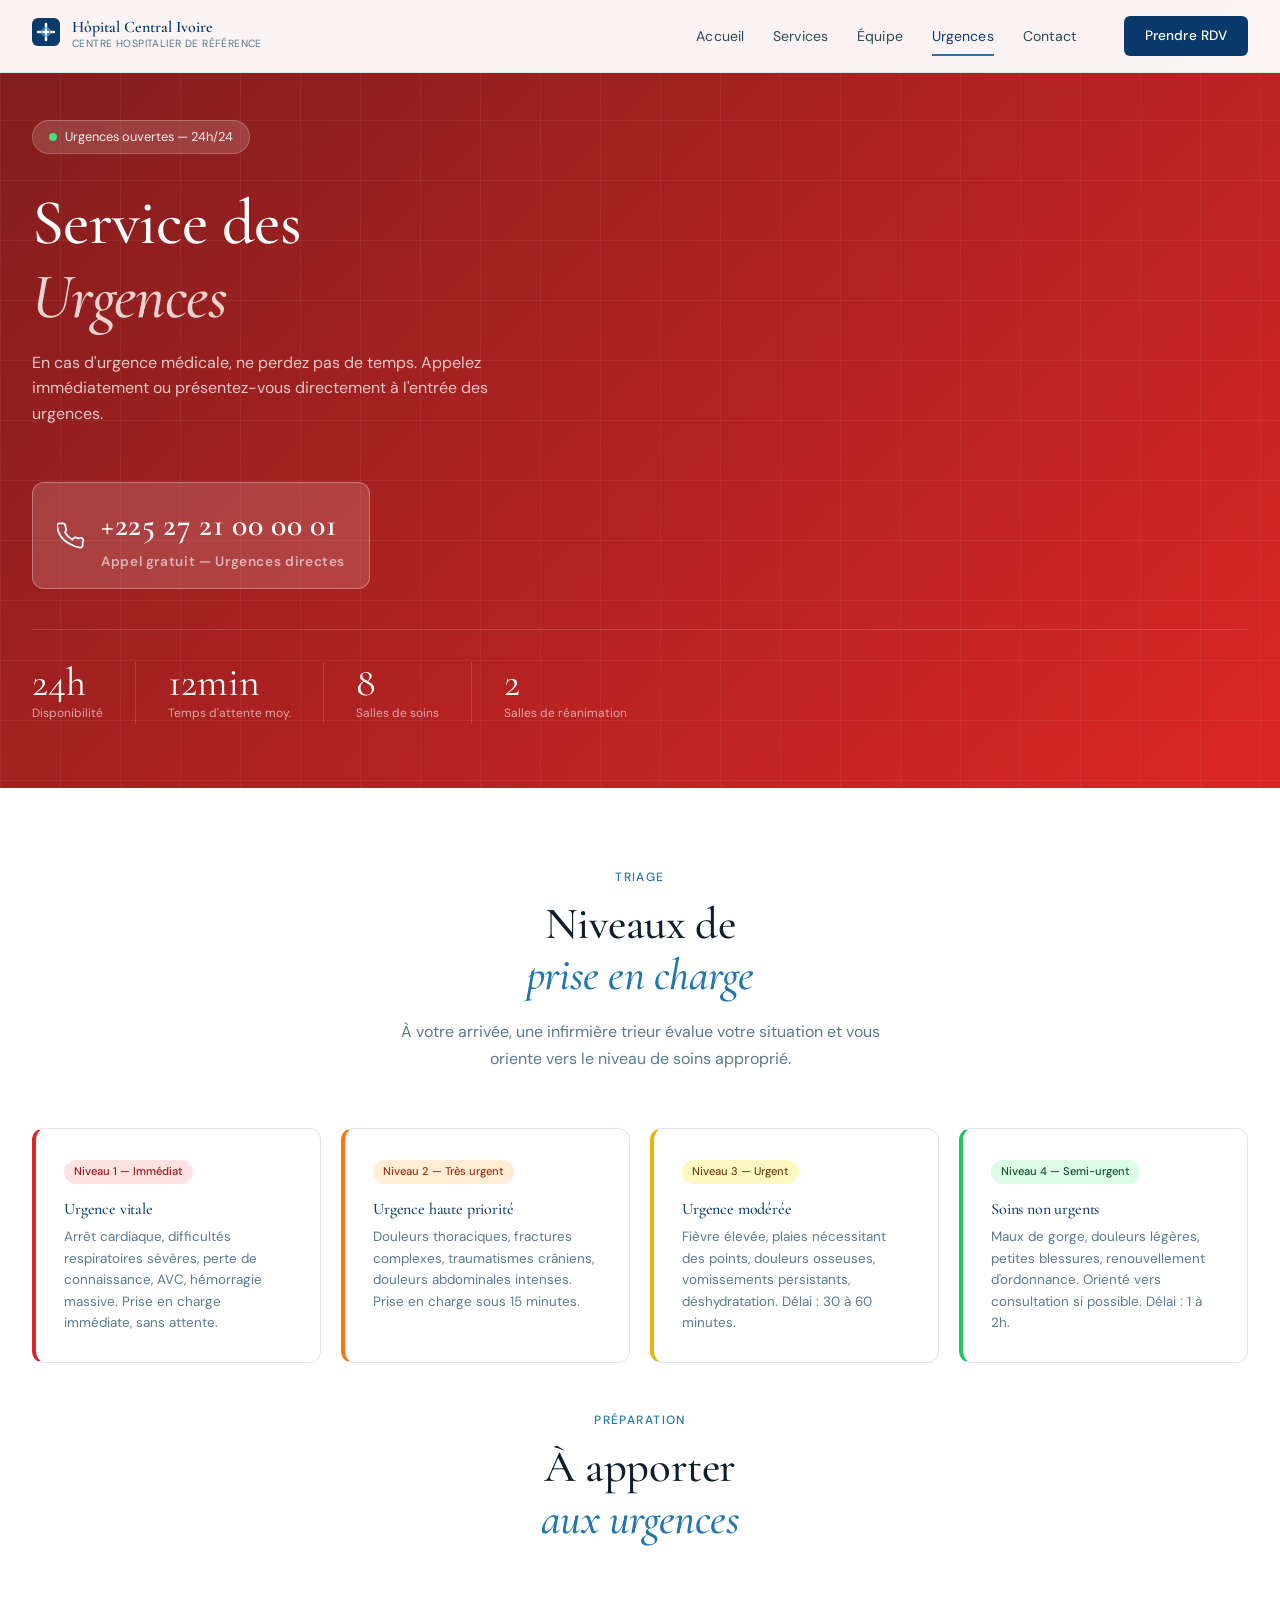
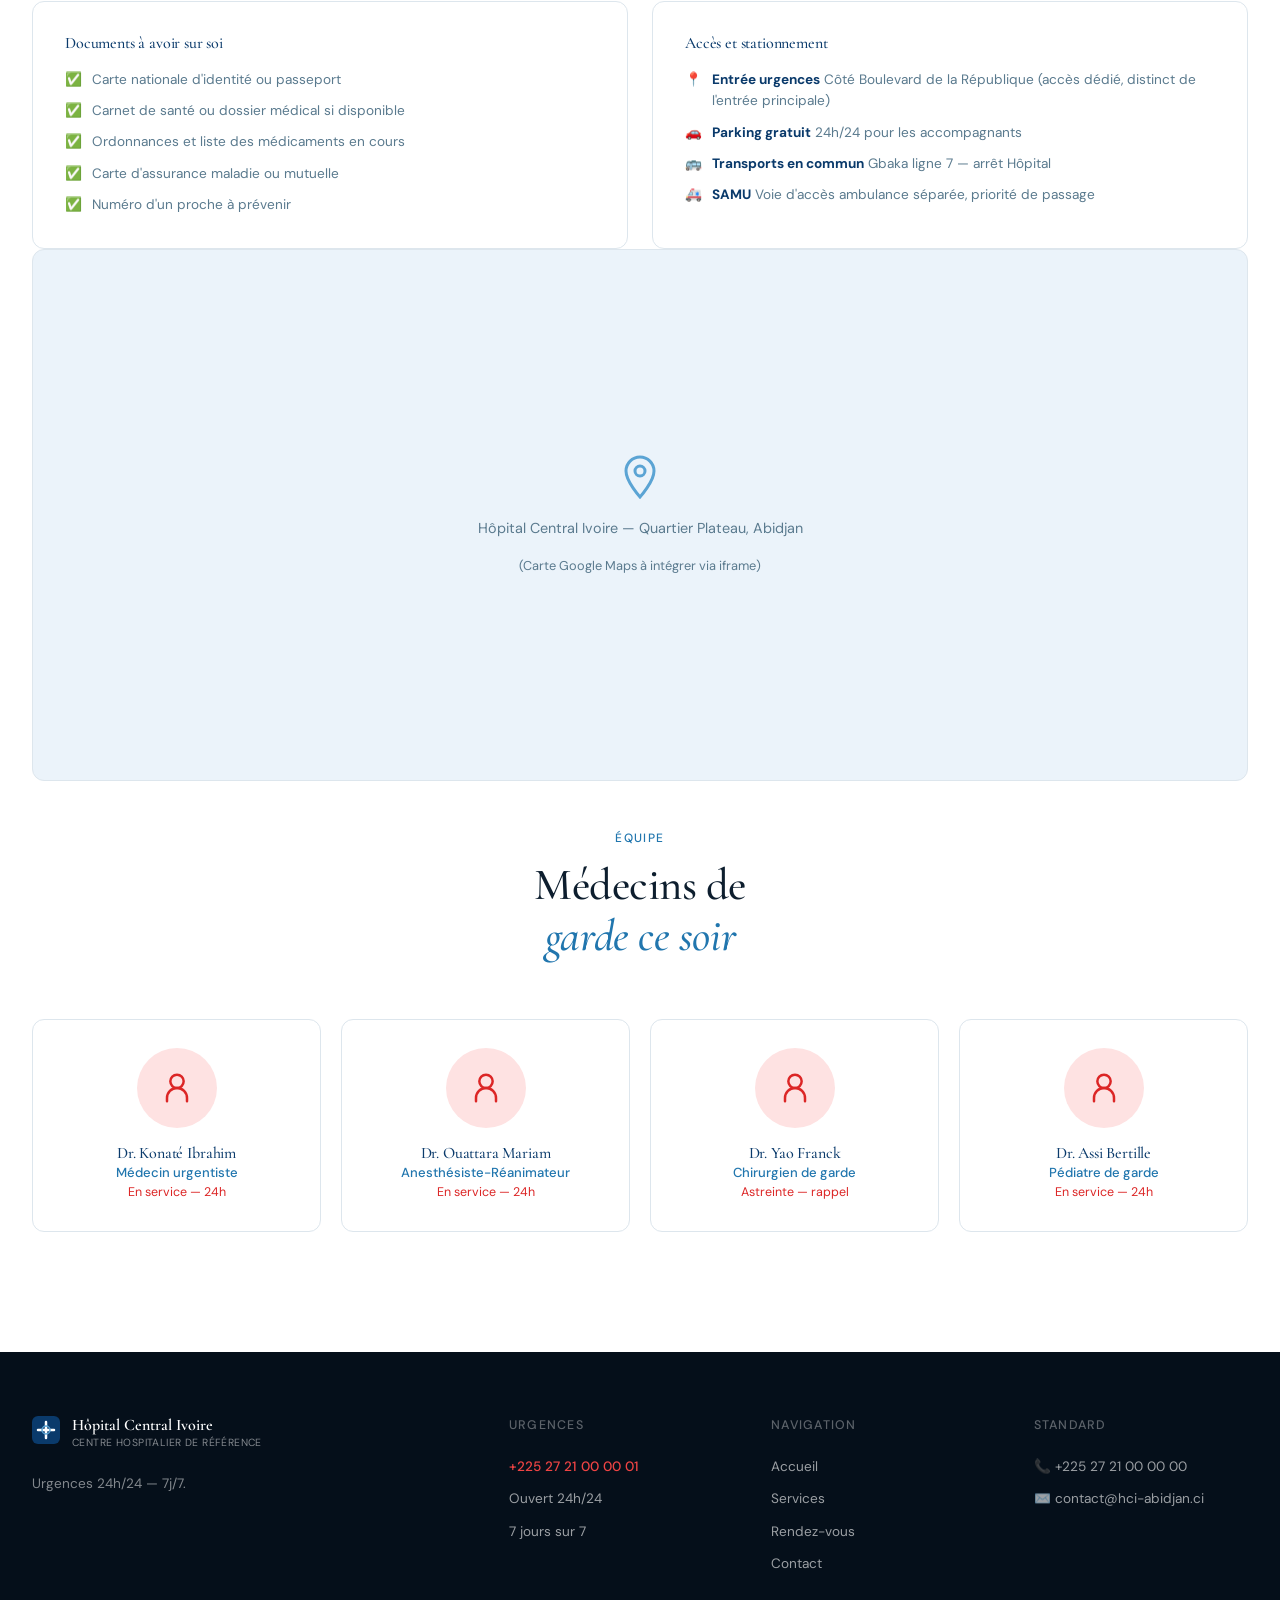
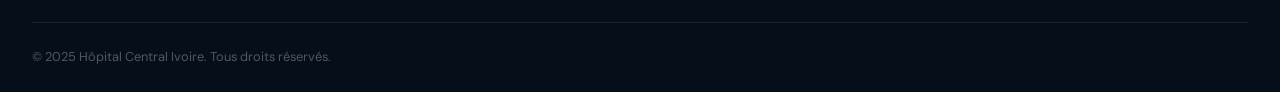
<file: pages/urgences.html>
<!DOCTYPE html>
<html lang="fr">
<head>
  <meta charset="UTF-8"/>
  <meta name="viewport" content="width=device-width, initial-scale=1.0"/>
  <title>Urgences — Hôpital Central Ivoire</title>
  <link rel="preconnect" href="https://fonts.googleapis.com">
  <link rel="preconnect" href="https://fonts.gstatic.com" crossorigin>
  <link href="https://fonts.googleapis.com/css2?family=Cormorant+Garamond:ital,wght@0,300;0,400;0,500;0,600;1,300;1,400&family=DM+Sans:wght@300;400;500&display=swap" rel="stylesheet">
  <link rel="stylesheet" href="../css/main.css"/>
  <style>
    .urg-hero {
      background: linear-gradient(135deg, #7F1D1D 0%, #DC2626 100%);
      padding: 120px 2rem 4rem;
      position: relative; overflow: hidden;
    }
    .urg-hero::before {
      content: ''; position: absolute; inset: 0;
      background-image: linear-gradient(rgba(255,255,255,0.05) 1px, transparent 1px),
        linear-gradient(90deg, rgba(255,255,255,0.05) 1px, transparent 1px);
      background-size: 60px 60px;
    }
    .urg-hero-inner { max-width: 1280px; margin: 0 auto; position: relative; }
    .urg-hero p.section-label { color: rgba(255,255,255,0.6); }
    .urg-hero h1 { color: #fff; }
    .urg-hero p.hero-sub { color: rgba(255,255,255,0.75); max-width: 520px; }
    .urg-phone-big {
      display: inline-flex; align-items: center; gap: 1rem;
      background: rgba(255,255,255,0.15); border: 1px solid rgba(255,255,255,0.3);
      border-radius: var(--radius-md); padding: 1rem 1.5rem;
      margin-top: 2rem; color: #fff;
      font-family: 'Cormorant Garamond', serif;
      font-size: 2rem; font-weight: 600;
      letter-spacing: 0.02em;
      text-decoration: none;
      transition: background var(--transition);
    }
    .urg-phone-big:hover { background: rgba(255,255,255,0.25); }
    .urg-phone-big svg { stroke: #fff; flex-shrink: 0; }
    .urg-phone-sub { color: rgba(255,255,255,0.6); font-size: 0.85rem; font-family: 'DM Sans', sans-serif; }
    .live-badge {
      display: inline-flex; align-items: center; gap: 8px;
      background: rgba(255,255,255,0.15); border: 1px solid rgba(255,255,255,0.2);
      padding: 6px 16px; border-radius: 100px;
      font-size: 0.8rem; color: rgba(255,255,255,0.9);
      margin-bottom: 2rem;
    }
    .live-dot { width: 8px; height: 8px; background: #4ADE80; border-radius: 50%; animation: pulse 2s infinite; }
    .urg-stats-row {
      display: flex; gap: 0; flex-wrap: wrap;
      border-top: 1px solid rgba(255,255,255,0.15);
      margin-top: 2.5rem; padding-top: 2rem;
    }
    .urg-stat { padding: 0 2rem; border-right: 1px solid rgba(255,255,255,0.15); }
    .urg-stat:first-child { padding-left: 0; }
    .urg-stat:last-child { border-right: none; }
    .urg-stat-num { font-family: 'Cormorant Garamond', serif; font-size: 2.5rem; color: #fff; line-height: 1; }
    .urg-stat-label { font-size: 0.75rem; color: rgba(255,255,255,0.6); margin-top: 2px; }

    .urg-cards {
      display: grid;
      grid-template-columns: repeat(auto-fill, minmax(260px, 1fr));
      gap: 1.25rem; margin-bottom: 3rem;
    }
    .urg-card {
      background: var(--white); border: 1px solid var(--gray-200);
      border-radius: var(--radius-md); padding: 1.75rem;
      border-left: 4px solid transparent;
    }
    .urg-card--red { border-left-color: #DC2626; }
    .urg-card--orange { border-left-color: #F97316; }
    .urg-card--yellow { border-left-color: #EAB308; }
    .urg-card--green { border-left-color: #22C55E; }
    .urg-card h4 { font-size: 1rem; color: var(--navy); margin-bottom: 0.5rem; }
    .urg-card p { font-size: 0.84rem; color: var(--text-muted); line-height: 1.6; }
    .urg-card-badge {
      display: inline-block; font-size: 0.7rem; font-weight: 500;
      padding: 3px 10px; border-radius: 100px;
      margin-bottom: 1rem;
    }
    .badge-red { background: #FEE2E2; color: #991B1B; }
    .badge-orange { background: #FFEDD5; color: #9A3412; }
    .badge-yellow { background: #FEF9C3; color: #713F12; }
    .badge-green { background: #DCFCE7; color: #14532D; }
    .acces-grid {
      display: grid; grid-template-columns: 1fr 1fr;
      gap: 1.5rem;
    }
    @media(max-width:640px) { .acces-grid { grid-template-columns: 1fr; } }
    .acces-card {
      background: var(--white); border: 1px solid var(--gray-200);
      border-radius: var(--radius-md); padding: 2rem;
    }
    .acces-card h4 { font-size: 1rem; color: var(--navy); margin-bottom: 1rem; }
    .acces-list { display: flex; flex-direction: column; gap: 0.6rem; }
    .acces-item { display: flex; gap: 10px; align-items: flex-start; font-size: 0.85rem; color: var(--text-muted); }
    .acces-item strong { color: var(--navy); }
    .map-placeholder {
      aspect-ratio: 16/7; border-radius: var(--radius-md);
      background: var(--blue-ghost); border: 1px solid var(--gray-200);
      display: flex; align-items: center; justify-content: center;
      flex-direction: column; gap: 1rem;
      color: var(--text-muted); font-size: 0.9rem;
      margin-bottom: 3rem;
    }
    .map-placeholder svg { stroke: var(--blue-light); }
  </style>
</head>
<body>
  <nav class="navbar" id="navbar">
    <div class="nav-inner">
      <a href="../index.html" class="logo">
        <div class="logo-mark">
          <svg width="28" height="28" viewBox="0 0 28 28" fill="none">
            <rect width="28" height="28" rx="6" fill="#0A3A6B"/>
            <path d="M14 6v16M6 14h16" stroke="#fff" stroke-width="2.5" stroke-linecap="round"/>
            <circle cx="14" cy="14" r="4" fill="none" stroke="#5BA4D4" stroke-width="1.5"/>
          </svg>
        </div>
        <div class="logo-text">
          <span class="logo-name">Hôpital Central Ivoire</span>
          <span class="logo-tag">Centre Hospitalier de Référence</span>
        </div>
      </a>
      <ul class="nav-links">
        <li><a href="../index.html">Accueil</a></li>
        <li><a href="services.html">Services</a></li>
        <li><a href="medecins.html">Équipe</a></li>
        <li><a href="urgences.html" class="active">Urgences</a></li>
        <li><a href="contact.html">Contact</a></li>
      </ul>
      <a href="rendez-vous.html" class="btn-rdv">Prendre RDV</a>
      <button class="nav-toggle" id="navToggle" aria-label="Menu">
        <span></span><span></span><span></span>
      </button>
    </div>
  </nav>

  <!-- HERO URGENCES -->
  <section class="urg-hero">
    <div class="urg-hero-inner">
      <div class="live-badge"><span class="live-dot"></span> Urgences ouvertes — 24h/24</div>
      <h1>Service des<br/><em style="color:rgba(255,255,255,0.8)">Urgences</em></h1>
      <p class="hero-sub" style="margin-top:1rem">En cas d'urgence médicale, ne perdez pas de temps. Appelez immédiatement ou présentez-vous directement à l'entrée des urgences.</p>
      <div style="display:flex;flex-wrap:wrap;gap:1rem;align-items:center;margin-top:1.5rem">
        <a href="tel:+2252721000001" class="urg-phone-big">
          <svg width="28" height="28" viewBox="0 0 24 24" fill="none"><path d="M22 16.92v3a2 2 0 01-2.18 2 19.79 19.79 0 01-8.63-3.07A19.5 19.5 0 013.07 12 19.79 19.79 0 01.1 3.38 2 2 0 012.07 1.22h3a2 2 0 012 1.72c.127.96.361 1.903.7 2.81a2 2 0 01-.45 2.11L6.91 8.96a16 16 0 006.13 6.13l1.27-1.27a2 2 0 012.11-.45c.907.339 1.85.573 2.81.7A2 2 0 0122 16.92z" stroke="currentColor" stroke-width="1.5"/></svg>
          <div>
            +225 27 21 00 00 01
            <div class="urg-phone-sub">Appel gratuit — Urgences directes</div>
          </div>
        </a>
      </div>
      <div class="urg-stats-row">
        <div class="urg-stat"><div class="urg-stat-num">24h</div><div class="urg-stat-label">Disponibilité</div></div>
        <div class="urg-stat"><div class="urg-stat-num">12min</div><div class="urg-stat-label">Temps d'attente moy.</div></div>
        <div class="urg-stat"><div class="urg-stat-num">8</div><div class="urg-stat-label">Salles de soins</div></div>
        <div class="urg-stat"><div class="urg-stat-num">2</div><div class="urg-stat-label">Salles de réanimation</div></div>
      </div>
    </div>
  </section>

  <section class="section">
    <div class="container">
      <div class="section-header">
        <p class="section-label">Triage</p>
        <h2 class="section-title">Niveaux de<br/><em>prise en charge</em></h2>
        <p class="section-desc">À votre arrivée, une infirmière trieur évalue votre situation et vous oriente vers le niveau de soins approprié.</p>
      </div>

      <div class="urg-cards">
        <div class="urg-card urg-card--red fade-in">
          <span class="urg-card-badge badge-red">Niveau 1 — Immédiat</span>
          <h4>Urgence vitale</h4>
          <p>Arrêt cardiaque, difficultés respiratoires sévères, perte de connaissance, AVC, hémorragie massive. Prise en charge immédiate, sans attente.</p>
        </div>
        <div class="urg-card urg-card--orange fade-in">
          <span class="urg-card-badge badge-orange">Niveau 2 — Très urgent</span>
          <h4>Urgence haute priorité</h4>
          <p>Douleurs thoraciques, fractures complexes, traumatismes crâniens, douleurs abdominales intenses. Prise en charge sous 15 minutes.</p>
        </div>
        <div class="urg-card urg-card--yellow fade-in">
          <span class="urg-card-badge badge-yellow">Niveau 3 — Urgent</span>
          <h4>Urgence modérée</h4>
          <p>Fièvre élevée, plaies nécessitant des points, douleurs osseuses, vomissements persistants, déshydratation. Délai : 30 à 60 minutes.</p>
        </div>
        <div class="urg-card urg-card--green fade-in">
          <span class="urg-card-badge badge-green">Niveau 4 — Semi-urgent</span>
          <h4>Soins non urgents</h4>
          <p>Maux de gorge, douleurs légères, petites blessures, renouvellement d'ordonnance. Orienté vers consultation si possible. Délai : 1 à 2h.</p>
        </div>
      </div>

      <!-- CE QU'IL FAUT APPORTER -->
      <div class="section-header" style="margin-top:2rem">
        <p class="section-label">Préparation</p>
        <h2 class="section-title">À apporter<br/><em>aux urgences</em></h2>
      </div>
      <div class="acces-grid">
        <div class="acces-card fade-in">
          <h4>Documents à avoir sur soi</h4>
          <div class="acces-list">
            <div class="acces-item">✅ <span>Carte nationale d'identité ou passeport</span></div>
            <div class="acces-item">✅ <span>Carnet de santé ou dossier médical si disponible</span></div>
            <div class="acces-item">✅ <span>Ordonnances et liste des médicaments en cours</span></div>
            <div class="acces-item">✅ <span>Carte d'assurance maladie ou mutuelle</span></div>
            <div class="acces-item">✅ <span>Numéro d'un proche à prévenir</span></div>
          </div>
        </div>
        <div class="acces-card fade-in">
          <h4>Accès et stationnement</h4>
          <div class="acces-list">
            <div class="acces-item">📍 <div><strong>Entrée urgences</strong><span> Côté Boulevard de la République (accès dédié, distinct de l'entrée principale)</span></div></div>
            <div class="acces-item">🚗 <div><strong>Parking gratuit</strong><span> 24h/24 pour les accompagnants</span></div></div>
            <div class="acces-item">🚌 <div><strong>Transports en commun</strong><span> Gbaka ligne 7 — arrêt Hôpital</span></div></div>
            <div class="acces-item">🚑 <div><strong>SAMU</strong><span> Voie d'accès ambulance séparée, priorité de passage</span></div></div>
          </div>
        </div>
      </div>

      <!-- MAP PLACEHOLDER -->
      <div class="map-placeholder fade-in">
        <svg width="48" height="48" viewBox="0 0 24 24" fill="none"><path d="M12 2C8.13 2 5 5.13 5 9c0 5.25 7 13 7 13s7-7.75 7-13c0-3.87-3.13-7-7-7z" stroke-width="1.5"/><circle cx="12" cy="9" r="2.5" stroke-width="1.5"/></svg>
        Hôpital Central Ivoire — Quartier Plateau, Abidjan<br/>
        <span style="font-size:0.8rem">(Carte Google Maps à intégrer via iframe)</span>
      </div>

      <!-- ÉQUIPE DE GARDE -->
      <div class="section-header">
        <p class="section-label">Équipe</p>
        <h2 class="section-title">Médecins de<br/><em>garde ce soir</em></h2>
      </div>
      <div class="doctors-grid">
        <div class="doctor-card fade-in">
          <div class="doc-avatar" style="background:#FEE2E2">
            <svg width="40" height="40" viewBox="0 0 24 24" fill="none"><circle cx="12" cy="8" r="4" stroke="#DC2626" stroke-width="1.5"/><path d="M6 20v-2a6 6 0 0112 0v2" stroke="#DC2626" stroke-width="1.5" stroke-linecap="round"/></svg>
          </div>
          <div class="doc-info">
            <h4>Dr. Konaté Ibrahim</h4>
            <p class="doc-spec">Médecin urgentiste</p>
            <p class="doc-exp" style="color:#DC2626">En service — 24h</p>
          </div>
        </div>
        <div class="doctor-card fade-in">
          <div class="doc-avatar" style="background:#FEE2E2">
            <svg width="40" height="40" viewBox="0 0 24 24" fill="none"><circle cx="12" cy="8" r="4" stroke="#DC2626" stroke-width="1.5"/><path d="M6 20v-2a6 6 0 0112 0v2" stroke="#DC2626" stroke-width="1.5" stroke-linecap="round"/></svg>
          </div>
          <div class="doc-info">
            <h4>Dr. Ouattara Mariam</h4>
            <p class="doc-spec">Anesthésiste-Réanimateur</p>
            <p class="doc-exp" style="color:#DC2626">En service — 24h</p>
          </div>
        </div>
        <div class="doctor-card fade-in">
          <div class="doc-avatar" style="background:#FEE2E2">
            <svg width="40" height="40" viewBox="0 0 24 24" fill="none"><circle cx="12" cy="8" r="4" stroke="#DC2626" stroke-width="1.5"/><path d="M6 20v-2a6 6 0 0112 0v2" stroke="#DC2626" stroke-width="1.5" stroke-linecap="round"/></svg>
          </div>
          <div class="doc-info">
            <h4>Dr. Yao Franck</h4>
            <p class="doc-spec">Chirurgien de garde</p>
            <p class="doc-exp" style="color:#DC2626">Astreinte — rappel</p>
          </div>
        </div>
        <div class="doctor-card fade-in">
          <div class="doc-avatar" style="background:#FEE2E2">
            <svg width="40" height="40" viewBox="0 0 24 24" fill="none"><circle cx="12" cy="8" r="4" stroke="#DC2626" stroke-width="1.5"/><path d="M6 20v-2a6 6 0 0112 0v2" stroke="#DC2626" stroke-width="1.5" stroke-linecap="round"/></svg>
          </div>
          <div class="doc-info">
            <h4>Dr. Assi Bertille</h4>
            <p class="doc-spec">Pédiatre de garde</p>
            <p class="doc-exp" style="color:#DC2626">En service — 24h</p>
          </div>
        </div>
      </div>
    </div>
  </section>

  <footer class="footer">
    <div class="footer-inner">
      <div class="footer-brand">
        <div class="logo">
          <div class="logo-mark">
            <svg width="28" height="28" viewBox="0 0 28 28" fill="none">
              <rect width="28" height="28" rx="6" fill="#0A3A6B"/>
              <path d="M14 6v16M6 14h16" stroke="#fff" stroke-width="2.5" stroke-linecap="round"/>
              <circle cx="14" cy="14" r="4" fill="none" stroke="#5BA4D4" stroke-width="1.5"/>
            </svg>
          </div>
          <div class="logo-text">
            <span class="logo-name" style="color:#fff">Hôpital Central Ivoire</span>
            <span class="logo-tag" style="color:rgba(255,255,255,0.5)">Centre Hospitalier de Référence</span>
          </div>
        </div>
        <p class="footer-desc">Urgences 24h/24 — 7j/7.</p>
      </div>
      <div class="footer-col">
        <h5>Urgences</h5>
        <ul>
          <li style="color:#EF4444;font-weight:500">+225 27 21 00 00 01</li>
          <li>Ouvert 24h/24</li>
          <li>7 jours sur 7</li>
        </ul>
      </div>
      <div class="footer-col">
        <h5>Navigation</h5>
        <ul>
          <li><a href="../index.html">Accueil</a></li>
          <li><a href="services.html">Services</a></li>
          <li><a href="rendez-vous.html">Rendez-vous</a></li>
          <li><a href="contact.html">Contact</a></li>
        </ul>
      </div>
      <div class="footer-col">
        <h5>Standard</h5>
        <ul>
          <li>📞 +225 27 21 00 00 00</li>
          <li>✉️ contact@hci-abidjan.ci</li>
        </ul>
      </div>
    </div>
    <div class="footer-bottom">
      <p>© 2025 Hôpital Central Ivoire. Tous droits réservés.</p>
    </div>
  </footer>

  <script src="../js/main.js"></script>
</body>
</html>
</file>
<file: css/main.css>
/* ============================================
   HÔPITAL CENTRAL IVOIRE — CSS Premium
   Typographie : Cormorant Garamond + DM Sans
   ============================================ */

*, *::before, *::after { box-sizing: border-box; margin: 0; padding: 0; }

:root {
  --navy:       #0A3A6B;
  --navy-dark:  #062244;
  --navy-light: #1A5A9B;
  --blue:       #2176AE;
  --blue-mid:   #3A8FC7;
  --blue-light: #5BA4D4;
  --blue-pale:  #D6EAF6;
  --blue-ghost: #EBF3FA;
  --white:      #FFFFFF;
  --off-white:  #F8FAFB;
  --gray-100:   #F0F4F7;
  --gray-200:   #DDE6ED;
  --gray-400:   #9FB3C2;
  --gray-600:   #5A7A8E;
  --gray-800:   #2C4A5A;
  --gold:       #C8A96E;
  --gold-light: #E8D5A8;
  --text-main:  #0D1E2E;
  --text-muted: #5A7A8E;
  --radius-sm:  6px;
  --radius-md:  12px;
  --radius-lg:  20px;
  --radius-xl:  32px;
  --shadow-sm:  0 1px 4px rgba(10,58,107,0.08);
  --shadow-md:  0 4px 20px rgba(10,58,107,0.10);
  --shadow-lg:  0 8px 40px rgba(10,58,107,0.14);
  --transition: 0.3s cubic-bezier(0.25, 0.46, 0.45, 0.94);
}

html { scroll-behavior: smooth; font-size: 16px; }

body {
  font-family: 'DM Sans', sans-serif;
  color: var(--text-main);
  background: var(--white);
  line-height: 1.6;
  overflow-x: hidden;
}

a { text-decoration: none; color: inherit; }
ul { list-style: none; }
img { max-width: 100%; display: block; }

/* ── TYPOGRAPHY ── */
h1, h2, h3, h4 {
  font-family: 'Cormorant Garamond', serif;
  line-height: 1.15;
  font-weight: 500;
  letter-spacing: -0.01em;
}
h1 { font-size: clamp(2.4rem, 5vw, 4rem); }
h2 { font-size: clamp(2rem, 3.5vw, 3rem); }
h3 { font-size: 1.4rem; font-weight: 500; }
h4 { font-size: 1.15rem; font-weight: 500; }
em { font-style: italic; color: var(--blue); }

/* ── NAVBAR ── */
.navbar {
  position: fixed; top: 0; left: 0; right: 0; z-index: 100;
  background: rgba(255,255,255,0.95);
  backdrop-filter: blur(12px);
  -webkit-backdrop-filter: blur(12px);
  border-bottom: 1px solid var(--gray-200);
  transition: var(--transition);
}
.navbar.scrolled { box-shadow: var(--shadow-sm); }

.nav-inner {
  max-width: 1280px; margin: 0 auto;
  padding: 0 2rem;
  display: flex; align-items: center; gap: 2rem;
  height: 72px;
}
.logo { display: flex; align-items: center; gap: 12px; }
.logo-mark { flex-shrink: 0; }
.logo-text { display: flex; flex-direction: column; }
.logo-name { font-family: 'Cormorant Garamond', serif; font-size: 1rem; font-weight: 600; color: var(--navy); line-height: 1.1; }
.logo-tag { font-size: 0.65rem; color: var(--text-muted); letter-spacing: 0.04em; text-transform: uppercase; }

.nav-links {
  display: flex; align-items: center; gap: 0; margin-left: auto;
}
.nav-links a {
  display: block; padding: 0.4rem 0.9rem;
  font-size: 0.88rem; font-weight: 400;
  color: var(--gray-800); letter-spacing: 0.01em;
  transition: color var(--transition);
  position: relative;
}
.nav-links a::after {
  content: ''; position: absolute; bottom: -2px; left: 0.9rem; right: 0.9rem;
  height: 1.5px; background: var(--blue);
  transform: scaleX(0); transition: transform var(--transition);
}
.nav-links a:hover, .nav-links a.active { color: var(--navy); }
.nav-links a:hover::after, .nav-links a.active::after { transform: scaleX(1); }

.btn-rdv {
  background: var(--navy); color: #fff;
  padding: 0.55rem 1.3rem;
  border-radius: var(--radius-sm);
  font-size: 0.85rem; font-weight: 500;
  letter-spacing: 0.01em;
  transition: background var(--transition), transform var(--transition);
  flex-shrink: 0;
}
.btn-rdv:hover { background: var(--navy-dark); transform: translateY(-1px); }

.nav-toggle {
  display: none; flex-direction: column; gap: 5px;
  background: none; border: none; cursor: pointer; padding: 4px;
}
.nav-toggle span { display: block; height: 1.5px; width: 22px; background: var(--navy); border-radius: 2px; transition: var(--transition); }

/* ── HERO ── */
.hero {
  min-height: 100vh;
  padding: 120px 2rem 6rem;
  display: flex; align-items: center;
  position: relative; overflow: hidden;
  background: linear-gradient(135deg, var(--white) 0%, var(--blue-ghost) 100%);
}
.hero-bg { position: absolute; inset: 0; pointer-events: none; overflow: hidden; }
.hero-grid {
  position: absolute; inset: 0;
  background-image: 
    linear-gradient(var(--gray-200) 1px, transparent 1px),
    linear-gradient(90deg, var(--gray-200) 1px, transparent 1px);
  background-size: 60px 60px;
  opacity: 0.3;
}
.hero-orb {
  position: absolute; border-radius: 50%;
  filter: blur(60px); opacity: 0.12;
}
.hero-orb-1 { width: 500px; height: 500px; background: var(--blue); top: -100px; right: -50px; }
.hero-orb-2 { width: 300px; height: 300px; background: var(--navy); bottom: 50px; left: 20%; }

.hero-content {
  max-width: 580px; position: relative; z-index: 2;
  animation: fadeInUp 0.8s ease forwards;
}

.hero-badge {
  display: inline-flex; align-items: center; gap: 8px;
  background: var(--blue-ghost); border: 1px solid var(--blue-pale);
  border-radius: 100px; padding: 6px 16px;
  font-size: 0.8rem; color: var(--navy); margin-bottom: 2rem;
}
.badge-dot { width: 7px; height: 7px; background: #22C55E; border-radius: 50%; animation: pulse 2s infinite; }

.hero-title {
  margin-bottom: 1.5rem;
  color: var(--text-main);
}
.hero-subtitle {
  font-size: 1.05rem; color: var(--text-muted); line-height: 1.7;
  margin-bottom: 2.5rem; max-width: 480px;
}

.hero-actions { display: flex; gap: 1rem; align-items: center; margin-bottom: 3rem; flex-wrap: wrap; }

.btn-primary {
  display: inline-flex; align-items: center; gap: 8px;
  background: var(--navy); color: #fff;
  padding: 0.85rem 1.8rem;
  border-radius: var(--radius-sm);
  font-size: 0.9rem; font-weight: 500;
  transition: all var(--transition);
}
.btn-primary:hover { background: var(--navy-dark); transform: translateY(-2px); box-shadow: 0 8px 20px rgba(10,58,107,0.25); }

.btn-ghost {
  display: inline-flex; align-items: center; gap: 8px;
  color: var(--navy); font-size: 0.9rem; font-weight: 500;
  padding: 0.85rem 0;
  border-bottom: 1.5px solid var(--blue-pale);
  transition: all var(--transition);
}
.btn-ghost:hover { border-color: var(--navy); }

.hero-stats {
  display: flex; align-items: center; gap: 0; flex-wrap: wrap;
  padding: 1.5rem 0; border-top: 1px solid var(--gray-200);
}
.stat { padding: 0 1.5rem; }
.stat:first-child { padding-left: 0; }
.stat-num {
  display: block; font-family: 'Cormorant Garamond', serif;
  font-size: 1.9rem; font-weight: 600; color: var(--navy); line-height: 1;
}
.stat-label { font-size: 0.75rem; color: var(--text-muted); margin-top: 2px; }
.stat-divider { width: 1px; height: 36px; background: var(--gray-200); flex-shrink: 0; }

/* HERO VISUAL */
.hero-visual {
  position: absolute; right: 8%; top: 50%; transform: translateY(-50%);
  width: 340px; z-index: 2;
  animation: fadeInRight 1s ease 0.3s both;
}
.hero-card-main {
  background: var(--white);
  border: 1px solid var(--gray-200);
  border-radius: var(--radius-lg);
  padding: 1.5rem;
  box-shadow: var(--shadow-lg);
}
.hcard-header {
  display: flex; align-items: center; gap: 10px;
  font-size: 0.8rem; color: var(--text-muted);
  margin-bottom: 1rem;
}
.pulse-ring {
  width: 14px; height: 14px; position: relative;
  display: flex; align-items: center; justify-content: center;
}
.pulse-ring::before {
  content: ''; position: absolute; width: 14px; height: 14px;
  border-radius: 50%; background: rgba(34,197,94,0.2);
  animation: pulse-ring 2s infinite;
}
.pulse-dot { width: 7px; height: 7px; background: #22C55E; border-radius: 50%; z-index: 1; }

.ecg-line { margin: 0.5rem 0 1rem; }
.ecg-line svg { width: 100%; height: 50px; }

.hcard-info { font-size: 0.75rem; color: var(--text-muted); }
.hcard-value {
  font-family: 'Cormorant Garamond', serif;
  font-size: 3rem; color: var(--navy); font-weight: 600; line-height: 1;
}
.hcard-value span { font-size: 1rem; color: var(--text-muted); font-family: 'DM Sans', sans-serif; }

.hero-card-secondary {
  background: var(--white); border: 1px solid var(--gray-200);
  border-radius: var(--radius-md); padding: 1rem;
  display: flex; align-items: center; gap: 12px;
  box-shadow: var(--shadow-md);
  position: absolute;
}
.card-float-1 { bottom: -50px; left: -80px; width: 220px; animation: float 4s ease-in-out infinite; }
.card-float-2 { top: 30px; right: -60px; width: 210px; animation: float 4s ease-in-out infinite 1.5s; }

.mini-icon {
  width: 40px; height: 40px; border-radius: 10px;
  background: var(--blue-ghost); flex-shrink: 0;
  display: flex; align-items: center; justify-content: center;
}
.mini-green { background: #F0F7EE; }
.mini-label { font-size: 0.72rem; color: var(--text-muted); }
.mini-val { font-size: 0.82rem; font-weight: 500; color: var(--navy); }

/* ── URGENCES BANNER ── */
.urgences-banner {
  background: var(--navy);
  padding: 1rem 2rem;
}
.urg-inner {
  max-width: 1280px; margin: 0 auto;
  display: flex; align-items: center; justify-content: center; gap: 1.5rem;
  flex-wrap: wrap;
}
.urg-icon { color: #EF4444; display: flex; }
.urgences-banner p { color: rgba(255,255,255,0.85); font-size: 0.88rem; }
.urgences-banner strong { color: #fff; }
.urg-link {
  color: var(--blue-light); font-size: 0.85rem; font-weight: 500;
  border-bottom: 1px solid rgba(91,164,212,0.4);
  transition: border-color var(--transition);
}
.urg-link:hover { border-color: var(--blue-light); }

/* ── SECTIONS ── */
.section { padding: 5rem 2rem; }
.container { max-width: 1280px; margin: 0 auto; }

.section-header { text-align: center; margin-bottom: 3.5rem; }
.section-label {
  font-size: 0.75rem; letter-spacing: 0.12em; text-transform: uppercase;
  color: var(--blue); font-weight: 500; margin-bottom: 0.75rem;
  display: block;
}
.section-title { margin-bottom: 1rem; }
.section-desc { color: var(--text-muted); max-width: 520px; margin: 0 auto; line-height: 1.7; }

/* ── SERVICES ── */
.services-section { background: var(--off-white); }
.services-grid {
  display: grid;
  grid-template-columns: repeat(auto-fill, minmax(260px, 1fr));
  gap: 1.25rem;
}
.service-card {
  background: var(--white); border: 1px solid var(--gray-200);
  border-radius: var(--radius-md); padding: 2rem;
  display: flex; flex-direction: column; gap: 0.75rem;
  transition: all var(--transition);
  position: relative; overflow: hidden;
}
.service-card::before {
  content: ''; position: absolute; top: 0; left: 0; right: 0;
  height: 3px; background: transparent;
  transition: background var(--transition);
}
.service-card:hover { border-color: var(--blue-pale); transform: translateY(-3px); box-shadow: var(--shadow-md); }
.service-card:hover::before { background: var(--blue); }

.service-card--featured {
  background: var(--navy); border-color: var(--navy);
  color: var(--white);
  grid-row: span 1;
}
.service-card--featured h3 { color: var(--white); }
.service-card--featured p { color: rgba(255,255,255,0.7); }
.service-card--featured .sc-icon { background: rgba(255,255,255,0.1); border-color: rgba(255,255,255,0.2); }
.service-card--featured .sc-icon svg { stroke: #fff; }
.service-card--featured .sc-arrow { color: var(--blue-light); }
.service-card--featured::before { background: var(--gold) !important; }

.service-card--more {
  background: transparent; border: 2px dashed var(--gray-200);
  justify-content: center; align-items: flex-start; gap: 0.5rem;
}
.service-card--more p { font-size: 0.78rem; color: var(--text-muted); text-transform: uppercase; letter-spacing: 0.08em; }
.service-card--more h3 { font-size: 1.6rem; }
.service-card--more:hover { background: var(--blue-ghost); border-color: var(--blue); border-style: solid; }
.sc-arrow-big { font-size: 2rem; color: var(--blue); margin-top: auto; }

.sc-icon {
  width: 52px; height: 52px; border-radius: var(--radius-sm);
  background: var(--blue-ghost); border: 1px solid var(--blue-pale);
  display: flex; align-items: center; justify-content: center;
  margin-bottom: 0.25rem;
}
.sc-icon svg { stroke: var(--navy); }
.service-card h3 { color: var(--navy); }
.service-card p { font-size: 0.88rem; color: var(--text-muted); line-height: 1.6; flex: 1; }
.sc-arrow { font-size: 1.2rem; color: var(--blue-light); transition: transform var(--transition); }
.service-card:hover .sc-arrow { transform: translateX(4px); }

/* ── WHY SECTION ── */
.why-section { background: var(--white); }
.why-inner {
  display: grid; grid-template-columns: 1fr 1fr;
  gap: 5rem; align-items: center;
}
.why-text { color: var(--text-muted); margin-bottom: 2rem; line-height: 1.7; }
.why-features { display: flex; flex-direction: column; gap: 1.25rem; margin-bottom: 2.5rem; }
.why-feat {
  display: flex; gap: 1rem; align-items: flex-start;
}
.wf-icon {
  width: 40px; height: 40px; border-radius: var(--radius-sm);
  background: var(--blue-ghost); border: 1px solid var(--blue-pale);
  display: flex; align-items: center; justify-content: center;
  flex-shrink: 0;
}
.wf-icon svg { stroke: var(--navy); }
.why-feat strong { display: block; font-size: 0.95rem; font-weight: 500; color: var(--navy); margin-bottom: 2px; }
.why-feat p { font-size: 0.83rem; color: var(--text-muted); }

.why-visual { position: relative; }
.why-img-placeholder {
  aspect-ratio: 4/5; border-radius: var(--radius-xl);
  background: linear-gradient(145deg, var(--blue-ghost), var(--gray-100));
  border: 1px solid var(--gray-200);
  display: flex; align-items: center; justify-content: center;
  overflow: hidden;
}
.wip-inner { text-align: center; }
.wip-inner p { font-family: 'Cormorant Garamond', serif; font-size: 1.2rem; color: var(--navy); margin-top: 1rem; }
.wip-inner span { font-size: 0.75rem; color: var(--text-muted); }

.why-badge-float, .why-badge-float-2 {
  position: absolute; background: var(--white);
  border: 1px solid var(--gray-200); border-radius: var(--radius-md);
  padding: 1rem 1.25rem; box-shadow: var(--shadow-md);
}
.why-badge-float { bottom: 15%; left: -40px; }
.why-badge-float-2 { top: 10%; right: -30px; }
.why-badge-float strong, .why-badge-float-2 strong {
  display: block; font-family: 'Cormorant Garamond', serif;
  font-size: 1.5rem; color: var(--navy); line-height: 1;
}
.why-badge-float span, .why-badge-float-2 span { font-size: 0.75rem; color: var(--text-muted); }

/* ── DOCTORS ── */
.doctors-section { background: var(--off-white); }
.doctors-grid {
  display: grid; grid-template-columns: repeat(auto-fill, minmax(240px, 1fr));
  gap: 1.25rem; margin-bottom: 2.5rem;
}
.doctor-card {
  background: var(--white); border: 1px solid var(--gray-200);
  border-radius: var(--radius-md); padding: 1.75rem;
  display: flex; flex-direction: column; align-items: center; text-align: center;
  gap: 0.5rem; transition: all var(--transition);
}
.doctor-card:hover { transform: translateY(-3px); box-shadow: var(--shadow-md); border-color: var(--blue-pale); }

.doc-avatar {
  width: 80px; height: 80px; border-radius: 50%;
  display: flex; align-items: center; justify-content: center;
  margin-bottom: 0.5rem;
}
.doc-info h4 { font-size: 1rem; color: var(--navy); }
.doc-spec { font-size: 0.82rem; color: var(--blue); font-weight: 500; }
.doc-exp { font-size: 0.78rem; color: var(--text-muted); }
.doc-link {
  font-size: 0.82rem; color: var(--blue); font-weight: 500;
  margin-top: 0.5rem; border-bottom: 1px solid var(--blue-pale);
  transition: border-color var(--transition);
}
.doc-link:hover { border-color: var(--blue); }

.see-all-wrap { text-align: center; }
.btn-outline {
  display: inline-block;
  border: 1.5px solid var(--navy); color: var(--navy);
  padding: 0.85rem 2rem; border-radius: var(--radius-sm);
  font-size: 0.9rem; font-weight: 500;
  transition: all var(--transition);
}
.btn-outline:hover { background: var(--navy); color: #fff; }

/* ── TESTIMONIALS ── */
.testimonials-section { background: var(--white); }
.testi-grid {
  display: grid; grid-template-columns: repeat(auto-fill, minmax(280px, 1fr));
  gap: 1.25rem;
}
.testi-card {
  background: var(--off-white); border: 1px solid var(--gray-200);
  border-radius: var(--radius-md); padding: 2rem;
}
.testi-card--accent {
  background: var(--navy); border-color: var(--navy);
}
.testi-card--accent .testi-stars { color: var(--gold); }
.testi-card--accent .testi-text { color: rgba(255,255,255,0.85); }
.testi-card--accent strong { color: #fff; }
.testi-card--accent p { color: rgba(255,255,255,0.6); }

.testi-stars { color: var(--gold); font-size: 0.9rem; margin-bottom: 1rem; }
.testi-text { font-size: 0.9rem; color: var(--gray-800); line-height: 1.7; margin-bottom: 1.5rem; font-style: italic; }
.testi-author { display: flex; align-items: center; gap: 12px; }
.testi-avatar {
  width: 40px; height: 40px; border-radius: 50%;
  background: var(--blue); color: #fff;
  display: flex; align-items: center; justify-content: center;
  font-size: 0.8rem; font-weight: 500; flex-shrink: 0;
}
.testi-author strong { display: block; font-size: 0.9rem; }
.testi-author p { font-size: 0.78rem; color: var(--text-muted); }
.testi-card--accent .testi-author p { color: rgba(255,255,255,0.6); }

/* ── CTA SECTION ── */
.cta-section {
  background: linear-gradient(135deg, var(--navy-dark) 0%, var(--navy) 50%, var(--blue) 100%);
  padding: 5rem 2rem;
}
.cta-inner {
  max-width: 1280px; margin: 0 auto;
  display: grid; grid-template-columns: 1fr auto;
  gap: 4rem; align-items: center;
}
.cta-content .section-label.light { color: var(--blue-light); }
.cta-content h2 { color: #fff; font-size: clamp(2rem, 3.5vw, 3rem); margin-bottom: 1rem; }
.cta-content h2 em { color: var(--blue-light); }
.cta-content p { color: rgba(255,255,255,0.7); margin-bottom: 2rem; }

.cta-actions { display: flex; gap: 1rem; flex-wrap: wrap; }
.btn-white {
  display: inline-block; background: #fff; color: var(--navy);
  padding: 0.85rem 1.8rem; border-radius: var(--radius-sm);
  font-size: 0.9rem; font-weight: 500;
  transition: all var(--transition);
}
.btn-white:hover { transform: translateY(-2px); box-shadow: 0 8px 20px rgba(0,0,0,0.2); }
.btn-ghost-white {
  display: inline-block; color: rgba(255,255,255,0.8);
  padding: 0.85rem 1.8rem; border-radius: var(--radius-sm);
  border: 1px solid rgba(255,255,255,0.25);
  font-size: 0.9rem;
  transition: all var(--transition);
}
.btn-ghost-white:hover { background: rgba(255,255,255,0.1); color: #fff; border-color: rgba(255,255,255,0.4); }

.cta-card {
  background: rgba(255,255,255,0.08); border: 1px solid rgba(255,255,255,0.15);
  border-radius: var(--radius-lg); padding: 1.75rem;
  backdrop-filter: blur(10px); min-width: 260px;
}
.cta-card-title { font-size: 0.8rem; color: rgba(255,255,255,0.6); margin-bottom: 1rem; text-transform: uppercase; letter-spacing: 0.08em; }
.cta-slots { display: flex; gap: 0.75rem; }
.slot {
  flex: 1; background: rgba(255,255,255,0.08);
  border: 1px solid rgba(255,255,255,0.15);
  border-radius: var(--radius-sm); padding: 0.75rem;
  text-align: center; font-size: 0.75rem; color: rgba(255,255,255,0.6); cursor: pointer;
  transition: all var(--transition);
}
.slot strong { display: block; color: #fff; font-size: 0.95rem; margin-top: 2px; }
.slot--active, .slot:hover { background: rgba(255,255,255,0.15); border-color: rgba(255,255,255,0.3); }
.slot--active { border-color: var(--blue-light); }

/* ── FOOTER ── */
.footer {
  background: #050F1A;
  padding: 4rem 2rem 0;
}
.footer-inner {
  max-width: 1280px; margin: 0 auto;
  display: grid; grid-template-columns: 2fr 1fr 1fr 1fr;
  gap: 3rem; padding-bottom: 3rem;
  border-bottom: 1px solid rgba(255,255,255,0.08);
}
.footer-brand .logo { margin-bottom: 1.25rem; }
.footer-desc { font-size: 0.85rem; color: rgba(255,255,255,0.5); line-height: 1.7; margin-bottom: 1.5rem; max-width: 280px; }
.footer-socials { display: flex; gap: 0.75rem; }
.footer-socials a {
  width: 36px; height: 36px; border-radius: var(--radius-sm);
  background: rgba(255,255,255,0.08); border: 1px solid rgba(255,255,255,0.1);
  display: flex; align-items: center; justify-content: center;
  color: rgba(255,255,255,0.6); font-size: 0.75rem; font-weight: 600;
  transition: all var(--transition);
}
.footer-socials a:hover { background: var(--blue); color: #fff; border-color: var(--blue); }

.footer-col h5 {
  font-family: 'DM Sans', sans-serif; font-size: 0.78rem;
  text-transform: uppercase; letter-spacing: 0.1em;
  color: rgba(255,255,255,0.35); font-weight: 500;
  margin-bottom: 1.25rem;
}
.footer-col ul { display: flex; flex-direction: column; gap: 0.65rem; }
.footer-col li, .footer-col a { font-size: 0.85rem; color: rgba(255,255,255,0.6); transition: color var(--transition); }
.footer-col a:hover { color: var(--blue-light); }

.footer-bottom {
  max-width: 1280px; margin: 0 auto;
  padding: 1.5rem 0;
  display: flex; justify-content: space-between; align-items: center; flex-wrap: wrap; gap: 1rem;
}
.footer-bottom p { font-size: 0.8rem; color: rgba(255,255,255,0.3); }
.footer-bottom-links { display: flex; gap: 1.5rem; }
.footer-bottom-links a { font-size: 0.78rem; color: rgba(255,255,255,0.3); transition: color var(--transition); }
.footer-bottom-links a:hover { color: rgba(255,255,255,0.6); }

/* ── PAGE INTÉRIEURE ── */
.page-hero {
  background: linear-gradient(135deg, var(--navy) 0%, var(--blue) 100%);
  padding: 120px 2rem 4rem;
  position: relative; overflow: hidden;
}
.page-hero::before {
  content: ''; position: absolute; inset: 0;
  background-image: linear-gradient(rgba(255,255,255,0.05) 1px, transparent 1px),
    linear-gradient(90deg, rgba(255,255,255,0.05) 1px, transparent 1px);
  background-size: 60px 60px;
}
.page-hero-inner { max-width: 1280px; margin: 0 auto; position: relative; }
.page-hero p.section-label { color: rgba(255,255,255,0.6); }
.page-hero h1 { color: #fff; margin-bottom: 1rem; }
.page-hero p.hero-sub { color: rgba(255,255,255,0.75); max-width: 520px; line-height: 1.7; }

/* ── ANIMATIONS ── */
@keyframes fadeInUp {
  from { opacity: 0; transform: translateY(24px); }
  to   { opacity: 1; transform: translateY(0); }
}
@keyframes fadeInRight {
  from { opacity: 0; transform: translate(24px, -50%); }
  to   { opacity: 1; transform: translate(0, -50%); }
}
@keyframes float {
  0%, 100% { transform: translateY(0); }
  50%       { transform: translateY(-8px); }
}
@keyframes pulse {
  0%, 100% { box-shadow: 0 0 0 0 rgba(34,197,94,0.4); }
  50%       { box-shadow: 0 0 0 6px rgba(34,197,94,0); }
}
@keyframes pulse-ring {
  0%   { transform: scale(1); opacity: 0.6; }
  100% { transform: scale(1.8); opacity: 0; }
}

.fade-in { opacity: 0; transform: translateY(20px); transition: opacity 0.6s ease, transform 0.6s ease; }
.fade-in.visible { opacity: 1; transform: translateY(0); }

/* ── RESPONSIVE ── */
@media (max-width: 1100px) {
  .hero-visual { display: none; }
  .hero-content { max-width: 100%; }
  .why-inner { grid-template-columns: 1fr; gap: 2.5rem; }
  .why-right { display: none; }
  .cta-inner { grid-template-columns: 1fr; gap: 2rem; }
  .footer-inner { grid-template-columns: 1fr 1fr; gap: 2rem; }
}
@media (max-width: 768px) {
  .nav-links { display: none; }
  .nav-links.open {
    display: flex; flex-direction: column;
    position: fixed; top: 72px; left: 0; right: 0; bottom: 0;
    background: var(--white); padding: 2rem;
    border-top: 1px solid var(--gray-200);
    gap: 0; z-index: 99;
  }
  .nav-links.open a { padding: 1rem; font-size: 1rem; border-bottom: 1px solid var(--gray-100); }
  .nav-toggle { display: flex; }
  .btn-rdv { display: none; }
  .hero { padding: 100px 1.5rem 4rem; }
  .hero-stats { gap: 0; }
  .stat { padding: 0 1rem; }
  .stat-num { font-size: 1.5rem; }
  .section { padding: 3.5rem 1.5rem; }
  .footer-inner { grid-template-columns: 1fr; }
  .footer-bottom { flex-direction: column; text-align: center; }
  .urgences-banner { padding: 0.75rem 1rem; }
  .urg-inner { flex-direction: column; text-align: center; gap: 0.5rem; }
}

/* ── FORM STYLES ── */
.form-group { margin-bottom: 1.5rem; }
.form-group label { display: block; font-size: 0.85rem; font-weight: 500; color: var(--navy); margin-bottom: 0.5rem; }
.form-group input,
.form-group select,
.form-group textarea {
  width: 100%; padding: 0.85rem 1rem;
  border: 1.5px solid var(--gray-200); border-radius: var(--radius-sm);
  font-family: 'DM Sans', sans-serif; font-size: 0.9rem;
  color: var(--text-main); background: var(--white);
  transition: border-color var(--transition);
  outline: none;
}
.form-group input:focus,
.form-group select:focus,
.form-group textarea:focus { border-color: var(--blue); }
.form-group textarea { min-height: 120px; resize: vertical; }
.form-row { display: grid; grid-template-columns: 1fr 1fr; gap: 1rem; }
@media (max-width: 600px) { .form-row { grid-template-columns: 1fr; } }
</file>
